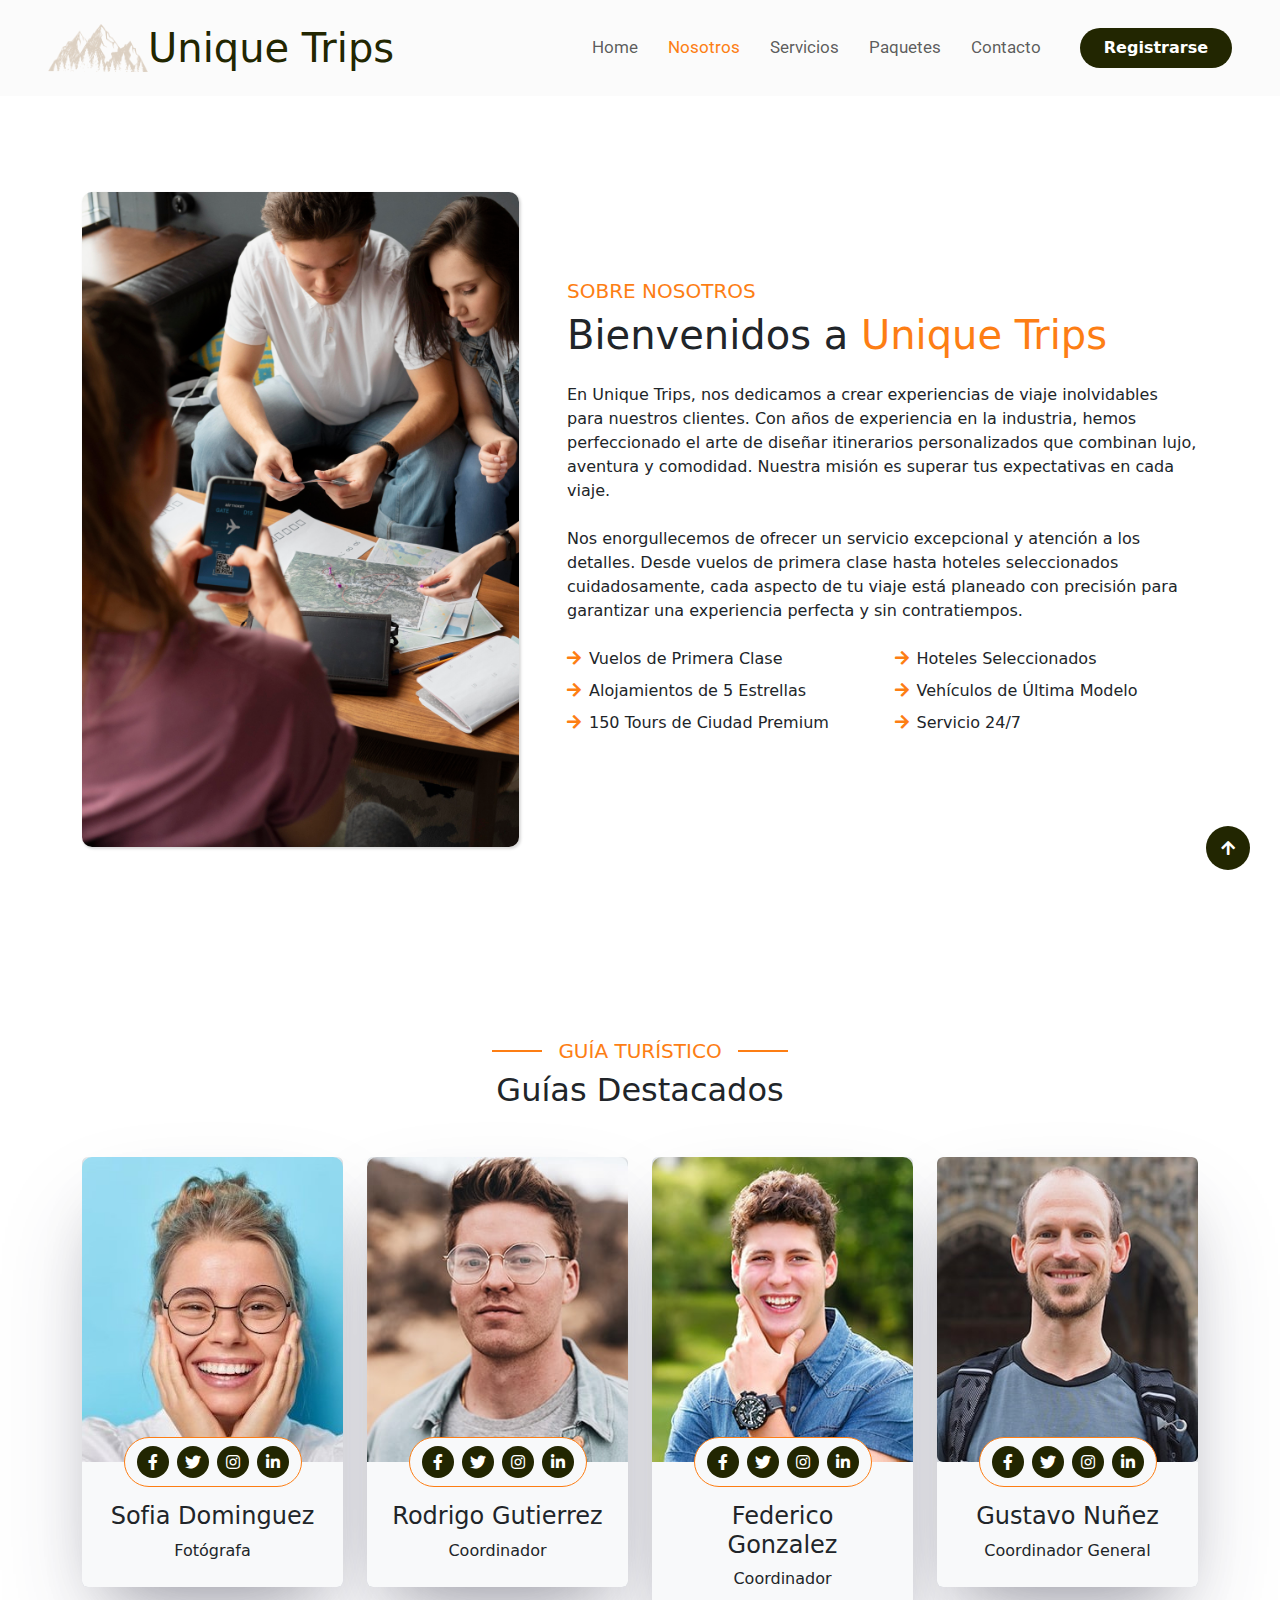
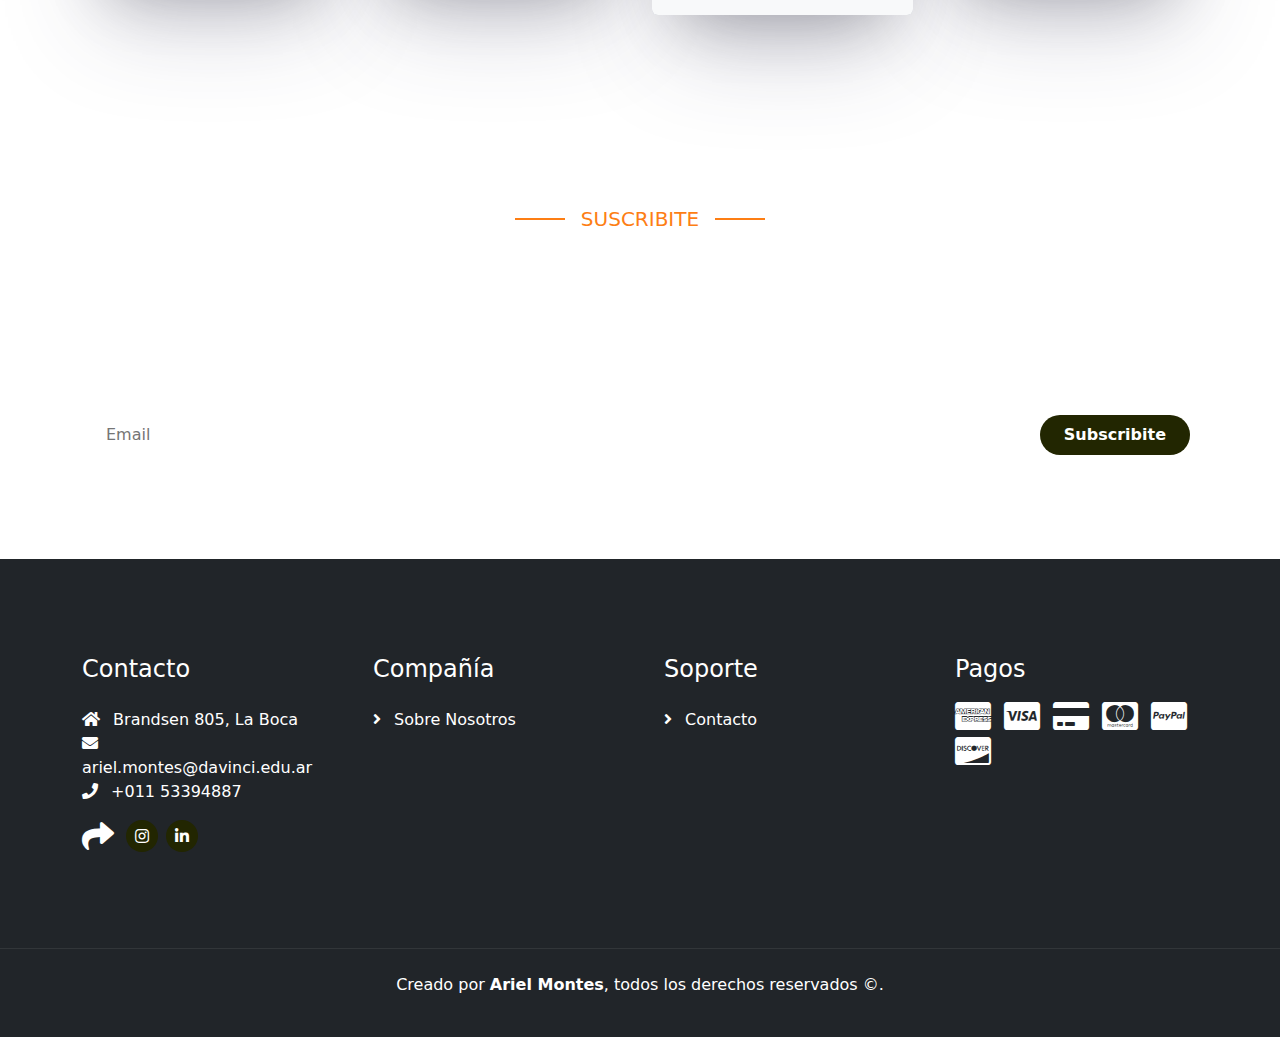
<file: pages/about.html>
<!DOCTYPE html>
<html lang="es">
    <head>
        <meta charset="utf-8">
        <title>Unique Trips - Sitio de viajes</title>
        <link rel="icon" href="./img/logo.webp" type="image/x-icon">
        <meta content="width=device-width, initial-scale=1.0" name="viewport">
        <meta content="" name="keywords">
        <meta content="" name="description">

        <!-- Google Web Fonts -->
        <link rel="preconnect" href="https://fonts.googleapis.com">
        <link rel="preconnect" href="https://fonts.gstatic.com" crossorigin>
        <link href="https://fonts.googleapis.com/css2?family=Jost:wght@500;600&family=Roboto&display=swap" rel="stylesheet"> 

        <!-- Icon Font Stylesheet -->
        <link rel="stylesheet" href="https://use.fontawesome.com/releases/v5.15.4/css/all.css">
        <link href="https://cdn.jsdelivr.net/npm/bootstrap-icons@1.4.1/font/bootstrap-icons.css" rel="stylesheet">

        <link href="https://cdn.jsdelivr.net/npm/bootstrap@5.3.3/dist/css/bootstrap.min.css" rel="stylesheet" integrity="sha384-QWTKZyjpPEjISv5WaRU9OFeRpok6YctnYmDr5pNlyT2bRjXh0JMhjY6hW+ALEwIH" crossorigin="anonymous">
        <script src="https://cdn.jsdelivr.net/npm/bootstrap@5.3.3/dist/js/bootstrap.bundle.min.js"></script>
        <!-- Customized Bootstrap Stylesheet -->

        <!-- Template Stylesheet -->
        <link href="../css/style.css" rel="stylesheet">
    </head>

    <body>

         <!-- Navbar & Hero Start -->
        <div class="container-fluid position-relative p-0">
            <nav class="navbar navbar-expand-lg navbar-pages px-4 px-lg-5 py-3 py-lg-0" style="background-color: #f5f5f566;">
                <a href="../index.html" class="navbar-brand p-0 d-flex">
                    <img src="../img/logo.webp" style="width: 100px; filter: invert(1);" alt="Logo Unique Trips"> 
                    <h1 class="m-0" style="color: #222601;">Unique Trips</h1>
                </a>
                <button class="navbar-toggler" type="button" data-bs-toggle="collapse" data-bs-target="#navbarCollapse">
                    <span class="fa fa-bars"></span>
                </button>
                <div class="collapse navbar-collapse" id="navbarCollapse">
                    <div class="navbar-nav ms-auto py-0">
                        <a href="../index.html" class="nav-item nav-link">Home</a>
                        <a href="./about.html" class="nav-item nav-link active">Nosotros</a>
                        <a href="./services.html" class="nav-item nav-link">Servicios</a>
                        <a href="./packages.html" class="nav-item nav-link">Paquetes</a>
                        <a href="./contact.html" class="nav-item nav-link">Contacto</a>
                    </div>
                    <button type="button" data-bs-toggle="modal" data-bs-target="#modalLogin"  class="btn btn-primary rounded-pill py-2 px-4 ms-lg-4  boton-registrarse">Registrarse</button>
                </div>
            </nav>

             <!-- Modal Login -->
             <div class="modal fade" id="modalLogin" tabindex="-1" aria-labelledby="modalLogin" aria-hidden="true">
                <div class="modal-dialog">
                    <div class="modal-content">
                        <div class="modal-header">
                        <h5 class="modal-title" id="modalLoginTitle">Login</h5>
                        <button type="button" class="btn-close" data-bs-dismiss="modal" aria-label="Close"></button>
                        </div>
                        <div class="modal-body">
                            <div class="container-fluid">
                                <div class="container">
                                    <div class="row">
                                        <div class="col-lg-12 col-md-12">
                                            <div class="panel">
                                                <div class="panel-body p-3">
                                                    <form>
                                                        <div class="form-group py-2">
                                                            <div class="input-field"> 
                                                                <span class="far fa-user p-2"></span> 
                                                                <input type="text" placeholder="Usuario o Email" class="input-login" required> 
                                                            </div>
                                                        </div>
                                                        <div class="form-group py-1 pb-2">
                                                            <div class="input-field"> 
                                                                <span class="fas fa-lock px-2"></span> 
                                                                <input type="password" placeholder="Contraseña" class="input-login" required> 
                                                                <button class="btn bg-white text-muted"> 
                                                                    <span class="far fa-eye-slash"></span> 
                                                                </button> 
                                                            </div>
                                                        </div>
                                                        <div class="form-inline"> 
                                                            <input type="checkbox" name="remember" id="remember-login"> 
                                                            <label for="remember-login" class="text-muted">Recuerdame</label> 
                                                        </div>
                                                        <div class="btn btn-primary btn-block mt-3 btn-login">Login</div>
                                                        <div class="text-center pt-4 text-muted">¿No tienes una cuenta?  
                                                            <button 
                                                                type="button" data-bs-toggle="modal" 
                                                                data-bs-target="#modalRegistrarse" 
                                                                class="text-warning" style="border: none; background: none;"
                                                            >
                                                                Registrarse
                                                            </button>
                                                        </div>
                                                    </form>
                                                </div>
                                                <div class="mx-3 my-2 py-2 bordert">
                                                    <div class="text-center py-3"> 
                                                        <a href="#" class="px-2"> 
                                                            <img class="img-icon-login" src="../img/icono-facebook.png" alt="icono facebook"> 
                                                        </a> 
                                                        <a href="#" class="px-2"> 
                                                            <img class="img-icon-login" src="../img/icono-google.png" alt="icono google"> 
                                                        </a> 
                                                    
                                                    </div>
                                                </div>
                                            </div>
                                        </div>
                                    </div>
                                </div>
                            </div>
                        </div>
                    
                    </div>
                </div>
            </div>
            <!-- Modal Login -->

            <!-- Modal Registro -->
            <div class="modal fade" id="modalRegistrarse" tabindex="-1" aria-labelledby="modalRegistrarse" aria-hidden="true">
                <div class="modal-dialog">
                    <div class="modal-content">
                        <div class="modal-header">
                            <h5 class="modal-title" id="modalRegisterTitle">Registrarse</h5>
                            <button type="button" class="btn-close" data-bs-dismiss="modal" aria-label="Close"></button>
                        </div>
                        <div class="modal-body">
                            <div class="container-fluid">
                                <div class="container">
                                    <div class="row">
                                        <div class="col-lg-12 col-md-12">
                                            <div class="panel">
                                                <div class="panel-body p-3">
                                                    <form>
                                                        <div class="form-group py-2">
                                                            <div class="input-field"> 
                                                                <span class="far fa-user p-2"></span> 
                                                                <input type="text" placeholder="Usuario o Email" class="input-login" required> 
                                                            </div>
                                                        </div>
                                                        <div class="form-group py-1 pb-2">
                                                            <div class="input-field"> 
                                                                <span class="fas fa-lock px-2"></span> 
                                                                <input type="password" placeholder="Contraseña" class="input-login" required> 
                                                                <button class="btn bg-white text-muted"> 
                                                                    <span class="far fa-eye-slash"></span> 
                                                                </button> 
                                                            </div>
                                                        </div>
                                                        <div class="form-group py-1 pb-2">
                                                            <div class="input-field"> 
                                                                <span class="fas fa-lock px-2"></span> 
                                                                <input type="password" placeholder="Confirma la contraseña" class="input-login" required> 
                                                                <button class="btn bg-white text-muted"> 
                                                                    <span class="far fa-eye-slash"></span> 
                                                                </button> 
                                                            </div>
                                                        </div>
                                                        <div class="form-inline"> 
                                                            <input type="checkbox" name="remember" id="remember-register"> 
                                                            <label for="remember-register" class="text-muted text-warning">Recuerdame</label> 
                                                        
                                                        </div>
                                                        <div class="text-center pt-4 text-muted">
                                                            <div class="btn btn-primary btn-block mt-3 btn-login">Registrarse</div>
                                                        </div>
                                                    </form>
                                                </div>
                                                <div class="mx-3 my-2 py-2 bordert">
                                                    <div class="text-center py-3"> 
                                                        <a href="#" class="px-2"> 
                                                            <img class="img-icon-login" src="../img/icono-facebook.png" alt="icono facebook"> 
                                                        </a> 
                                                        <a href="#" class="px-2"> 
                                                            <img class="img-icon-login" src="../img/icono-google.png" alt="icono google"> 
                                                        </a> 
                                                    
                                                    </div>
                                                </div>
                                            </div>
                                        </div>
                                    </div>
                                </div>
                            </div>
                        </div>            
                    </div>
                </div>
            </div>
            <!-- Modal Registro -->

        </div>    
        <!-- Navbar & Hero End -->

        <!-- About Start -->
        <div class="container-fluid about py-5">
            <div class="container py-5">
                <div class="row g-5 align-items-center">
                    <div class="col-lg-5">
                        <img src="../img/sobre-nosotros.jpg" class="img-fluid w-100 h-100 img-about-us" alt="sobre nosotros">
                    </div>
                    <div class="col-lg-7">
                        <h5 class="section-about-title pe-3">Sobre Nosotros</h5>
                        <h1 class="mb-4">Bienvenidos a <span class="text-warning">Unique Trips</span></h1>
                        <p class="mb-4">En Unique Trips, nos dedicamos a crear experiencias de viaje inolvidables para nuestros clientes. Con años de experiencia en la industria, hemos perfeccionado el arte de diseñar itinerarios personalizados que combinan lujo, aventura y comodidad. Nuestra misión es superar tus expectativas en cada viaje.</p>
                        <p class="mb-4">Nos enorgullecemos de ofrecer un servicio excepcional y atención a los detalles. Desde vuelos de primera clase hasta hoteles seleccionados cuidadosamente, cada aspecto de tu viaje está planeado con precisión para garantizar una experiencia perfecta y sin contratiempos.</p>
                        <div class="row gy-2 gx-4 mb-4">
                            <div class="col-sm-6">
                                <p class="mb-0"><i class="fa fa-arrow-right text-warning me-2"></i>Vuelos de Primera Clase</p>
                            </div>
                            <div class="col-sm-6">
                                <p class="mb-0"><i class="fa fa-arrow-right text-warning me-2"></i>Hoteles Seleccionados</p>
                            </div>
                            <div class="col-sm-6">
                                <p class="mb-0"><i class="fa fa-arrow-right text-warning me-2"></i>Alojamientos de 5 Estrellas</p>
                            </div>
                            <div class="col-sm-6">
                                <p class="mb-0"><i class="fa fa-arrow-right text-warning me-2"></i>Vehículos de Última Modelo</p>
                            </div>
                            <div class="col-sm-6">
                                <p class="mb-0"><i class="fa fa-arrow-right text-warning me-2"></i>150 Tours de Ciudad Premium</p>
                            </div>
                            <div class="col-sm-6">
                                <p class="mb-0"><i class="fa fa-arrow-right text-warning me-2"></i>Servicio 24/7</p>
                            </div>
                        </div>
                    </div>
                </div>
            </div>
        </div>
        
        <!-- About End -->

          <!-- Travel Guide Start -->
          <div class="container-fluid guide py-5">
            <div class="container py-5">
                <div class="mx-auto text-center mb-5">
                    <h5 class="section-title px-3">Guía Turístico</h5>
                    <h3 class="mb-0">Guías Destacados</h3>
                </div>
                <div class="row g-4">
                    <div class="col-md-6 col-lg-3">
                        <div class="guide-item rounded">
                            <div class="guide-img rounded-top">
                                <div class="guide-img-efects">
                                    <img src="../img/guide-12.jpg" class="img-fluid w-100 rounded-top" alt="Guía Turístico">
                                </div>
                                <div class="guide-icon rounded-pill p-2">
                                    <button class="btn btn-square btn-primary rounded-circle mx-1"><i class="fab fa-facebook-f"></i></button>
                                    <button class="btn btn-square btn-primary rounded-circle mx-1"><i class="fab fa-twitter"></i></button>
                                    <button class="btn btn-square btn-primary rounded-circle mx-1"><i class="fab fa-instagram"></i></button>
                                    <button class="btn btn-square btn-primary rounded-circle mx-1"><i class="fab fa-linkedin-in"></i></button>
                                </div>
                            </div>
                            <div class="guide-title text-center rounded-bottom p-4">
                                <div class="guide-title-inner">
                                    <h4 class="mt-3">Sofia Dominguez</h4>
                                    <p class="mb-0">Fotógrafa</p>
                                </div>
                            </div>
                        </div>
                    </div>
                    <div class="col-md-6 col-lg-3">
                        <div class="guide-item rounded">
                            <div class="guide-img rounded-top">
                                <div class="guide-img-efects">
                                    <img src="../img/guide-2.jpg" class="img-fluid w-100 rounded-top" alt="Guía Turístico">
                                </div>
                                <div class="guide-icon rounded-pill p-2">
                                    <button class="btn btn-square btn-primary rounded-circle mx-1"><i class="fab fa-facebook-f"></i></button>
                                    <button class="btn btn-square btn-primary rounded-circle mx-1"><i class="fab fa-twitter"></i></button>
                                    <button class="btn btn-square btn-primary rounded-circle mx-1"><i class="fab fa-instagram"></i></button>
                                    <button class="btn btn-square btn-primary rounded-circle mx-1"><i class="fab fa-linkedin-in"></i></button>
                                </div>
                            </div>
                            <div class="guide-title text-center rounded-bottom p-4">
                                <div class="guide-title-inner">
                                    <h4 class="mt-3">Rodrigo Gutierrez</h4>
                                    <p class="mb-0">Coordinador</p>
                                </div>
                            </div>
                        </div>
                    </div>
                    <div class="col-md-6 col-lg-3">
                        <div class="guide-item rounded">
                            <div class="guide-img rounded-top">
                                <div class="guide-img-efects">
                                    <img src="../img/guide-3.jpg" class="img-fluid w-100 rounded-top" alt="Guía Turístico">
                                </div>
                                <div class="guide-icon rounded-pill p-2">
                                    <button class="btn btn-square btn-primary rounded-circle mx-1"><i class="fab fa-facebook-f"></i></button>
                                    <button class="btn btn-square btn-primary rounded-circle mx-1"><i class="fab fa-twitter"></i></button>
                                    <button class="btn btn-square btn-primary rounded-circle mx-1"><i class="fab fa-instagram"></i></button>
                                    <button class="btn btn-square btn-primary rounded-circle mx-1"><i class="fab fa-linkedin-in"></i></button>
                                </div>
                            </div>
                            <div class="guide-title text-center rounded-bottom p-4">
                                <div class="guide-title-inner">
                                    <h4 class="mt-3">Federico Gonzalez</h4>
                                    <p class="mb-0">Coordinador</p>
                                </div>
                            </div>
                        </div>
                    </div>
                    <div class="col-md-6 col-lg-3">
                        <div class="guide-item rounded">
                            <div class="guide-img rounded-top">
                                <div class=" rounded guide-img-efects">
                                    <img src="../img/guide-4.jpg" class="img-fluid w-100 rounded-top" alt="Guía Turístico">
                                </div>
                                <div class="guide-icon rounded-pill p-2">
                                    <button class="btn btn-square btn-primary rounded-circle mx-1"><i class="fab fa-facebook-f"></i></button>
                                    <button class="btn btn-square btn-primary rounded-circle mx-1"><i class="fab fa-twitter"></i></button>
                                    <button class="btn btn-square btn-primary rounded-circle mx-1"><i class="fab fa-instagram"></i></button>
                                    <button class="btn btn-square btn-primary rounded-circle mx-1"><i class="fab fa-linkedin-in"></i></button>
                                </div>
                            </div>
                            <div class="guide-title text-center p-4 rounded-bottom">
                                <div class="guide-title-inner">
                                    <h4 class="mt-3">Gustavo Nuñez</h4>
                                    <p class="mb-0">Coordinador General</p>
                                </div>
                            </div>
                        </div>
                    </div>
                </div>
            </div>
        </div>
        <!-- Travel Guide End -->


        <!-- Subscribe Start -->
        <div class="container-fluid subscribe py-5">
            <div class="container text-center py-5">
                <div class="mx-auto text-center">
                    <h5 class="subscribe-title px-3">Suscribite</h5>
                    <h1 class="text-white mb-4">Nuestro boletín</h1>
                    <p class="text-white mb-5">
                        Únete a nuestro boletín y recibe las últimas noticias, ofertas exclusivas y actualizaciones sobre nuestros servicios. Mantente informado y no te pierdas ninguna oportunidad para hacer de tu próximo viaje una experiencia inolvidable.
                    </p>
                    <div class="position-relative mx-auto">
                        <input class="rounded-pill w-100 py-3 ps-4 pe-5" style="border:none;" type="text" placeholder="Email">
                        <button type="button" class="btn btn-primary rounded-pill position-absolute top-0 end-0 py-2 px-4 mt-2 me-2">Subscribite</button>
                    </div>
                </div>
            </div>
        </div>
        <!-- Subscribe End -->

        <!-- Footer Start -->
        <footer>
            <div class="container-fluid footer py-5">
                <div class="container py-5">
                    <div class="row g-5">
                        <div class="col-md-6 col-lg-6 col-xl-3">
                            <div class="footer-item d-flex flex-column">
                                <h4 class="mb-4 text-white">Contacto</h4>
                                <span class="text-white"><i class="fas fa-home me-2"></i> Brandsen 805, La Boca</span>
                                <span class="text-white"><i class="fas fa-envelope me-2"></i>ariel.montes@davinci.edu.ar</span>
                                <a href="https://wa.me/01153394887" class="mb-3"><i class="fas fa-phone me-2"></i> +011 53394887</a>
                                <div class="d-flex align-items-center">
                                    <i class="fas fa-share fa-2x text-white me-2"></i>
                                    <a class="btn-square btn btn-primary rounded-circle mx-1" href="https://www.instagram.com/arieelmontes/" target="_blank">
                                        <i class="fab fa-instagram"></i>
                                    </a>
                                    <a class="btn-square btn btn-primary rounded-circle mx-1" href="https://www.linkedin.com/in/montesariel/" target="_blank">
                                        <i class="fab fa-linkedin-in"></i>
                                    </a>
                                </div>
                            </div>
                        </div>
                        <div class="col-md-6 col-lg-6 col-xl-3">
                            <div class="footer-item d-flex flex-column">
                                <h4 class="mb-4 text-white">Compañía</h4>
                                <a href="./about.html"><i class="fas fa-angle-right me-2"></i> Sobre Nosotros</a>
                            </div>
                        </div>
                        <div class="col-md-6 col-lg-6 col-xl-3">
                            <div class="footer-item d-flex flex-column">
                                <h4 class="mb-4 text-white">Soporte</h4>
                                <a href="contact.html"><i class="fas fa-angle-right me-2"></i> Contacto</a> 
                            </div>
                        </div>
                        <div class="col-md-6 col-lg-6 col-xl-3">
                            <div class="footer-item">
                                <h4 class="text-white mb-3">Pagos</h4>
                                <div class="footer-bank-card">
                                    <i class="fab fa-cc-amex fa-2x text-white me-2"></i>
                                    <i class="fab fa-cc-visa fa-2x text-white me-2"></i>
                                    <i class="fas fa-credit-card fa-2x text-white me-2"></i>
                                    <i class="fab fa-cc-mastercard fa-2x text-white me-2"></i>
                                    <i class="fab fa-cc-paypal fa-2x text-white me-2"></i>
                                    <i class="fab fa-cc-discover fa-2x text-white me-2"></i>
                                </div>
                            </div>
                        </div>
                    </div>
                </div>
            </div>
               
            <!-- Copyright Start -->
            <div class="container-fluid copyright text-body py-4">
                <div class="container">
                    <p class="text-center text-white">Creado por <b>Ariel Montes</b>, todos los derechos reservados ©.</p> 
                </div>
            </div>
            <!-- Copyright End -->
    
            <!-- Back to Top -->
            <a href="#" class="btn btn-primary btn-primary-outline-0 btn-md-square back-to-top"><i class="fa fa-arrow-up"></i></a>   
        </footer>
        <!-- Footer End -->

    </body>
</html>
</file>
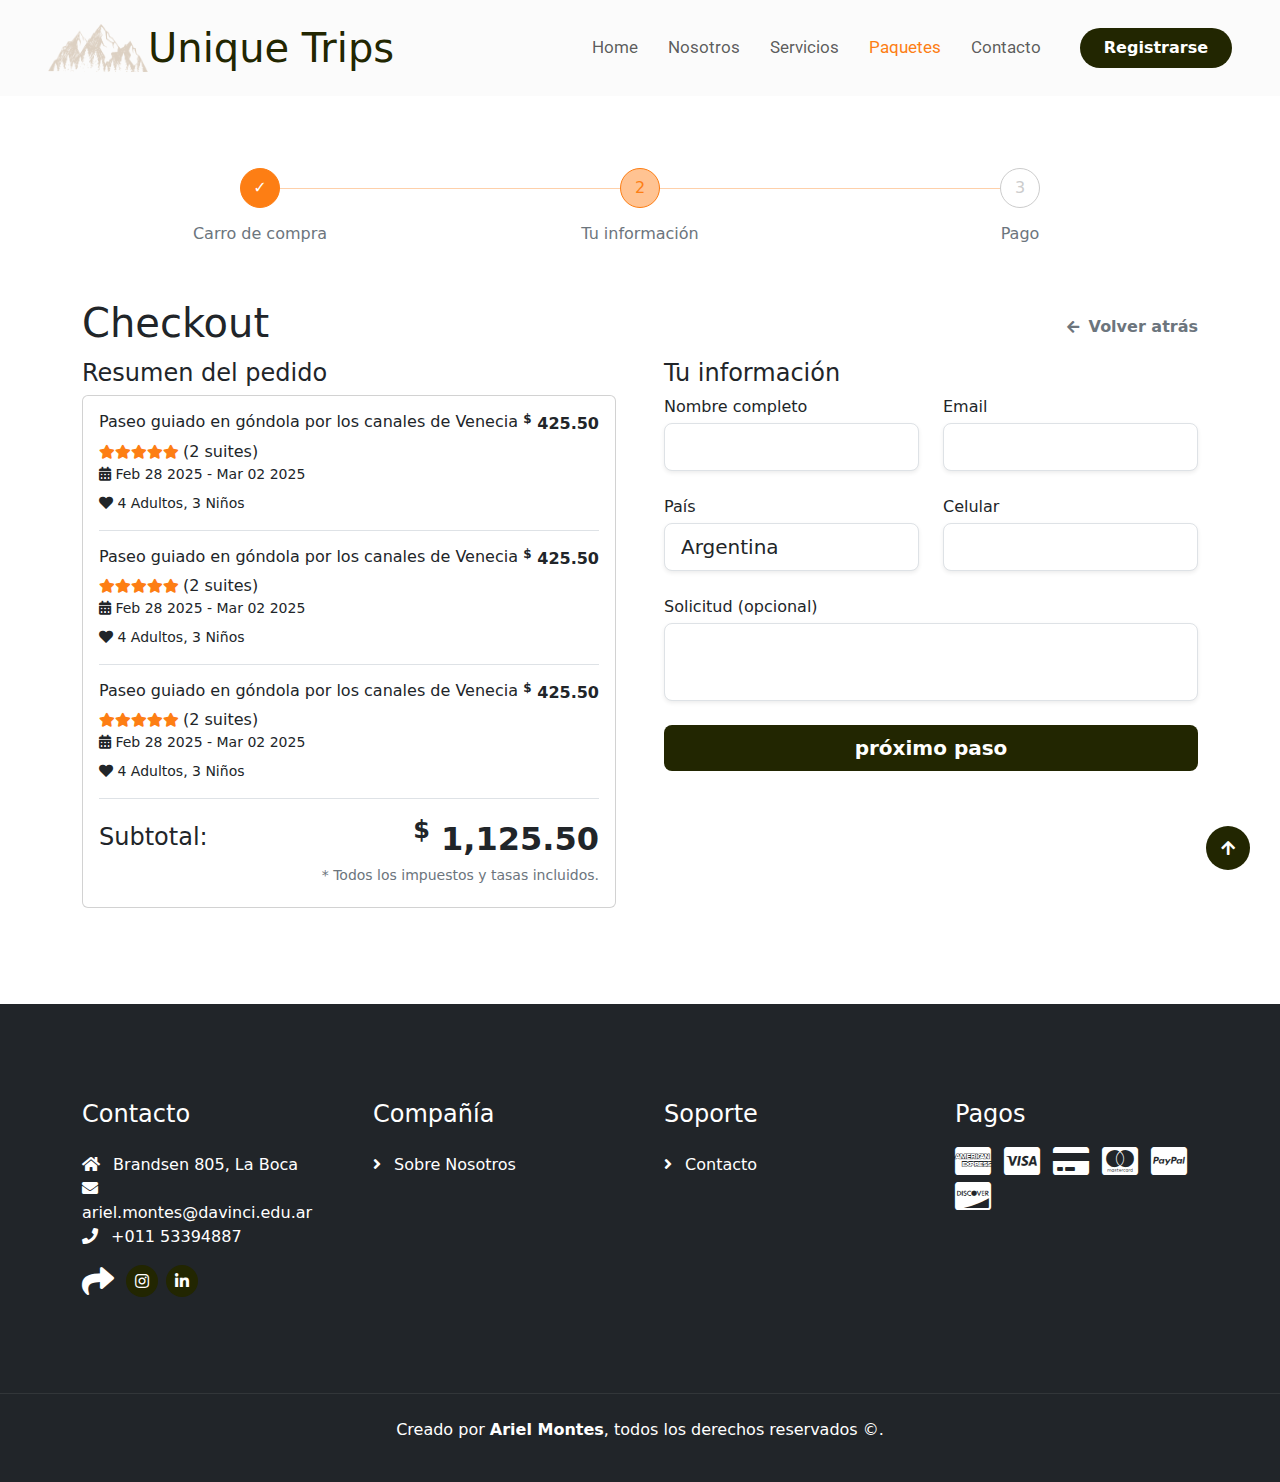
<file: pages/checkout.html>
<!DOCTYPE html>
<html lang="es">

    <head>
        <meta charset="utf-8">
        <title>Unique Trips - Sitio de viajes</title>
        <link rel="icon" href="./img/logo.webp" type="image/x-icon">
        <meta content="width=device-width, initial-scale=1.0" name="viewport">
        <meta content="" name="keywords">
        <meta content="" name="description">

     <!-- Google Web Fonts -->
     <link rel="preconnect" href="https://fonts.googleapis.com">
     <link rel="preconnect" href="https://fonts.gstatic.com" crossorigin>
     <link href="https://fonts.googleapis.com/css2?family=Jost:wght@500;600&family=Roboto&display=swap" rel="stylesheet"> 

     <!-- Icon Font Stylesheet -->
     <link rel="stylesheet" href="https://use.fontawesome.com/releases/v5.15.4/css/all.css">
     <link href="https://cdn.jsdelivr.net/npm/bootstrap-icons@1.4.1/font/bootstrap-icons.css" rel="stylesheet">

     <link href="https://cdn.jsdelivr.net/npm/bootstrap@5.3.3/dist/css/bootstrap.min.css" rel="stylesheet" integrity="sha384-QWTKZyjpPEjISv5WaRU9OFeRpok6YctnYmDr5pNlyT2bRjXh0JMhjY6hW+ALEwIH" crossorigin="anonymous">
     <script src="https://cdn.jsdelivr.net/npm/bootstrap@5.3.3/dist/js/bootstrap.bundle.min.js"></script>
     <!-- Customized Bootstrap Stylesheet -->

        <!-- Template Stylesheet -->
        <link href="../css/style.css" rel="stylesheet">
    </head>

    <body>

         <!-- Navbar & Hero Start -->
         <div class="container-fluid position-relative p-0">
            <nav class="navbar navbar-expand-lg navbar-pages px-4 px-lg-5 py-3 py-lg-0" style="background-color: #f5f5f566;">
                <a href="../index.html" class="navbar-brand p-0 d-flex">
                    <img src="../img/logo.webp" style="width: 100px; filter: invert(1);" alt="Logo Unique Trips"> 
                    <h1 class="m-0" style="color: #222601;">Unique Trips</h1>
                </a>
                <button class="navbar-toggler" type="button" data-bs-toggle="collapse" data-bs-target="#navbarCollapse">
                    <span class="fa fa-bars"></span>
                </button>
                <div class="collapse navbar-collapse" id="navbarCollapse">
                    <div class="navbar-nav ms-auto py-0">
                        <a href="../index.html" class="nav-item nav-link">Home</a>
                        <a href="./about.html" class="nav-item nav-link ">Nosotros</a>
                        <a href="./services.html" class="nav-item nav-link">Servicios</a>
                        <a href="./packages.html" class="nav-item nav-link active">Paquetes</a>
                        <a href="./contact.html" class="nav-item nav-link">Contacto</a>
                    </div>
                    <button type="button" data-bs-toggle="modal" data-bs-target="#modalLogin"  class="btn btn-primary rounded-pill py-2 px-4 ms-lg-4  boton-registrarse">Registrarse</button>
                </div>
            </nav>

             <!-- Modal Login -->
             <div class="modal fade" id="modalLogin" tabindex="-1" aria-labelledby="modalLogin" aria-hidden="true">
                <div class="modal-dialog">
                    <div class="modal-content">
                        <div class="modal-header">
                        <h5 class="modal-title" id="modalLoginTitle">Login</h5>
                        <button type="button" class="btn-close" data-bs-dismiss="modal" aria-label="Close"></button>
                        </div>
                        <div class="modal-body">
                            <div class="container-fluid">
                                <div class="container">
                                    <div class="row">
                                        <div class="col-lg-12 col-md-12">
                                            <div class="panel">
                                                <div class="panel-body p-3">
                                                    <form>
                                                        <div class="form-group py-2">
                                                            <div class="input-field"> 
                                                                <span class="far fa-user p-2"></span> 
                                                                <input type="text" placeholder="Usuario o Email" class="input-login" required> 
                                                            </div>
                                                        </div>
                                                        <div class="form-group py-1 pb-2">
                                                            <div class="input-field"> 
                                                                <span class="fas fa-lock px-2"></span> 
                                                                <input type="password" placeholder="Contraseña" class="input-login" required> 
                                                                <button class="btn bg-white text-muted"> 
                                                                    <span class="far fa-eye-slash"></span> 
                                                                </button> 
                                                            </div>
                                                        </div>
                                                        <div class="form-inline"> 
                                                            <input type="checkbox" name="remember" id="remember-login"> 
                                                            <label for="remember-login" class="text-muted">Recuerdame</label> 
                                                        </div>
                                                        <div class="btn btn-primary btn-block mt-3 btn-login">Login</div>
                                                        <div class="text-center pt-4 text-muted">¿No tienes una cuenta?  
                                                            <button 
                                                                type="button" data-bs-toggle="modal" 
                                                                data-bs-target="#modalRegistrarse" 
                                                                class="text-warning" style="border: none; background: none;"
                                                            >
                                                                Registrarse
                                                            </button>
                                                        </div>
                                                    </form>
                                                </div>
                                                <div class="mx-3 my-2 py-2 bordert">
                                                    <div class="text-center py-3"> 
                                                        <a href="#" class="px-2"> 
                                                            <img class="img-icon-login" src="../img/icono-facebook.png" alt="icono facebook"> 
                                                        </a> 
                                                        <a href="#" class="px-2"> 
                                                            <img class="img-icon-login" src="../img/icono-google.png" alt="icono google"> 
                                                        </a> 
                                                    
                                                    </div>
                                                </div>
                                            </div>
                                        </div>
                                    </div>
                                </div>
                            </div>
                        </div>
                    
                    </div>
                </div>
            </div>
            <!-- Modal Login -->

            <!-- Modal Registro -->
            <div class="modal fade" id="modalRegistrarse" tabindex="-1" aria-labelledby="modalRegistrarse" aria-hidden="true">
                <div class="modal-dialog">
                    <div class="modal-content">
                        <div class="modal-header">
                            <h5 class="modal-title" id="modalRegisterTitle">Registrarse</h5>
                            <button type="button" class="btn-close" data-bs-dismiss="modal" aria-label="Close"></button>
                        </div>
                        <div class="modal-body">
                            <div class="container-fluid">
                                <div class="container">
                                    <div class="row">
                                        <div class="col-lg-12 col-md-12">
                                            <div class="panel">
                                                <div class="panel-body p-3">
                                                    <form>
                                                        <div class="form-group py-2">
                                                            <div class="input-field"> 
                                                                <span class="far fa-user p-2"></span> 
                                                                <input type="text" placeholder="Usuario o Email" class="input-login" required> 
                                                            </div>
                                                        </div>
                                                        <div class="form-group py-1 pb-2">
                                                            <div class="input-field"> 
                                                                <span class="fas fa-lock px-2"></span> 
                                                                <input type="password" placeholder="Contraseña" class="input-login" required> 
                                                                <button class="btn bg-white text-muted"> 
                                                                    <span class="far fa-eye-slash"></span> 
                                                                </button> 
                                                            </div>
                                                        </div>
                                                        <div class="form-group py-1 pb-2">
                                                            <div class="input-field"> 
                                                                <span class="fas fa-lock px-2"></span> 
                                                                <input type="password" placeholder="Confirma la contraseña" class="input-login" required> 
                                                                <button class="btn bg-white text-muted"> 
                                                                    <span class="far fa-eye-slash"></span> 
                                                                </button> 
                                                            </div>
                                                        </div>
                                                        <div class="form-inline"> 
                                                            <input type="checkbox" name="remember" id="remember-register"> 
                                                            <label for="remember-register" class="text-muted text-warning">Recuerdame</label> 
                                                        
                                                        </div>
                                                        <div class="text-center pt-4 text-muted">
                                                            <div class="btn btn-primary btn-block mt-3 btn-login">Registrarse</div>
                                                        </div>
                                                    </form>
                                                </div>
                                                <div class="mx-3 my-2 py-2 bordert">
                                                    <div class="text-center py-3"> 
                                                        <a href="#" class="px-2"> 
                                                            <img class="img-icon-login" src="../img/icono-facebook.png" alt="icono facebook"> 
                                                        </a> 
                                                        <a href="#" class="px-2"> 
                                                            <img class="img-icon-login" src="../img/icono-google.png" alt="icono google"> 
                                                        </a> 
                                                    
                                                    </div>
                                                </div>
                                            </div>
                                        </div>
                                    </div>
                                </div>
                            </div>
                        </div>            
                    </div>
                </div>
            </div>
            <!-- Modal Registro -->

        </div>    
        <!-- Navbar & Hero End -->

        <div class="container mt-5 mb-5">
            <div class="ps-horizontal text-center pt-4 mb-5">
                <ul class="row justify-content-center mb-0 list-unstyled position-relative">
                    <li class="col-4">
                        <div class="position-relative ps-item ps-status-done">
                            <div class="mb-0 mb-md-3">
                                <span class="d-inline-flex justify-content-center align-items-center circle-checkout-checked">✓</span>
                            </div>
                        </div>
                        <div class="d-none d-md-block">
                            <h6 class="mb-2 text-secondary fw-bold-1">Carro de compra</h6>
                        </div>
                    </li>
                    <li class="col-4">
                        <div class="position-relative ps-item ps-status-process">
                            <div class="mb-0 mb-md-3">
                                <span class="d-inline-flex justify-content-center align-items-center circle-checkout-preview">2</span>
                            </div>
                        </div>
                        <div class="d-none d-md-block">
                            <h6 class="mb-2 text-secondary fw-bold-1">Tu información</h6>
                        </div>
                    </li>
                    <li class="col-4">
                        <div class="position-relative ps-item">
                            <div class="mb-0 mb-md-3">
                                <span class="d-inline-flex justify-content-center align-items-center circle-checkout">3</span>
                            </div>
                        </div>
                        <div class="d-none d-md-block">
                            <h6 class="mb-2 text-secondary fw-bold-1">Pago</h6>
                        </div>
                    </li>
                </ul>
            </div>

            <div class="d-flex align-items-center justify-content-between mb-1">
                <h1 class="title fs-1">Checkout</h1>
                <a href="./paquete-venecia.html" class="fw-bolder text-secondary">
                    <i class="fas fa-arrow-left me-1" style="font-size: 14px;"></i> Volver atrás</a>
            </div>

            <div class="row g-0 g-xl-5 g-lg-4">
                <div class="col-12 col-lg-6">
                    <div class="mb-5">
                        <div class="mb-2">
                            <h3 class="title fs-4">Resumen del pedido</h3>
                        </div>
                        <div class="card order-summary">
                            <div class="card-body">
                                <div class="order-item mb-3 pb-2">
                                    <h4 class="item-title fs-6 fw-bold-2">
                                        <a>Paseo guiado en góndola por los canales de Venecia</a>
                                    </h4>
                                    <div class="d-flex align-items-center">
                                        <div class="d-flex justify-content-center">
                                            <i class="fas fa-star text-warning" style="font-size: 14px;"></i>
                                            <i class="fas fa-star text-warning" style="font-size: 14px;"></i>
                                            <i class="fas fa-star text-warning" style="font-size: 14px;"></i>
                                            <i class="fas fa-star text-warning" style="font-size: 14px;"></i>
                                            <i class="fas fa-star text-warning" style="font-size: 14px;"></i>
                                        </div>
                                        <span class="ms-1">(2 suites)</span>
                                    </div>
                                    <div class="small mb-2">
                                        <i class="fa fa-calendar-alt"></i>
                                        <span>Feb 28 2025 - Mar 02 2025</span>
                                    </div>
                                    <div class="small mb-2">
                                        <i class="fa fa-heart"></i>
                                        <span>4 Adultos, 3 Niños</span>
                                    </div>
                                    <div class="item-price">
                                        <strong class="fs-6 text-dark">
                                            <sup>$</sup>
                                            425.50
                                        </strong>
                                    </div>       
                                </div>
                                <div class="order-item mb-3 pb-2">
                                    <h4 class="item-title fs-6 fw-bold-2">
                                        <a>Paseo guiado en góndola por los canales de Venecia</a>
                                    </h4>
                                    <div class="d-flex align-items-center">
                                        <div class="d-flex justify-content-center">
                                            <i class="fas fa-star text-warning" style="font-size: 14px;"></i>
                                            <i class="fas fa-star text-warning" style="font-size: 14px;"></i>
                                            <i class="fas fa-star text-warning" style="font-size: 14px;"></i>
                                            <i class="fas fa-star text-warning" style="font-size: 14px;"></i>
                                            <i class="fas fa-star text-warning" style="font-size: 14px;"></i>
                                        </div>
                                        <span class="ms-1">(2 suites)</span>
                                    </div>
                                    <div class="small mb-2">
                                        <i class="fa fa-calendar-alt"></i>
                                        <span>Feb 28 2025 - Mar 02 2025</span>
                                    </div>
                                    <div class="small mb-2">
                                        <i class="fa fa-heart"></i>
                                        <span>4 Adultos, 3 Niños</span>
                                    </div>
                                    <div class="item-price">
                                        <strong class="fs-6 text-dark">
                                            <sup>$</sup>
                                            425.50
                                        </strong>
                                    </div>          
                                </div>
                                <div class="order-item mb-3 pb-2">
                                    <h4 class="item-title fs-6 fw-bold-2">
                                        <a>Paseo guiado en góndola por los canales de Venecia</a>
                                    </h4>
                                    <div class="d-flex align-items-center">
                                        <div class="d-flex justify-content-center">
                                            <i class="fas fa-star text-warning" style="font-size: 14px;"></i>
                                            <i class="fas fa-star text-warning" style="font-size: 14px;"></i>
                                            <i class="fas fa-star text-warning" style="font-size: 14px;"></i>
                                            <i class="fas fa-star text-warning" style="font-size: 14px;"></i>
                                            <i class="fas fa-star text-warning" style="font-size: 14px;"></i>
                                        </div>
                                        <span class="ms-1">(2 suites)</span>
                                    </div>
                                    <div class="small mb-2">
                                        <i class="fa fa-calendar-alt"></i>
                                        <span>Feb 28 2025 - Mar 02 2025</span>
                                    </div>
                                    <div class="small mb-2">
                                        <i class="fa fa-heart"></i>
                                        <span>4 Adultos, 3 Niños</span>
                                    </div>
                                    <div class="item-price">
                                        <strong class="fs-6 text-dark">
                                            <sup>$</sup>
                                            425.50
                                        </strong>
                                    </div>          
                                </div>

                                <div class="d-flex">
                                    <h4 class="mt-2">Subtotal:</h4>
                                    <div class="text-end mb-1 flex-grow-1">
                                        <strong class=" fw-bold-4 fs-2 text-dark">
                                            <sup>$</sup>
                                            1,125.50
                                        </strong>
                                        <br>
                                        <span class="text-secondary small">* Todos los impuestos y tasas incluidos.</span>
                                    </div>
                                </div>
                            </div>
                        </div>
                    </div>
                </div>
                <div class="col-12 col-lg-6">
                    <form class="mb-5 needs-validation mb-5" novalidate>
                        <div class="mb-2">
                            <h3 class="title fs-4">Tu información</h3>
                        </div>
                        <div class="row">
                            <div class="col-12 col-xl-6 col-lg-12 col-md-6">
                                <div class="mb-4">
                                    <label for="name" class="mb-1">Nombre completo</label>
                                    <input type="text" class="form-control form-control-lg shadow-sm" id="name" placeholder="" required>
                                </div>
                            </div>
                            <div class="col-12 col-xl-6 col-lg-12 col-md-6">
                                <div class="mb-4">
                                    <label for="email" class="mb-1">Email</label>
                                    <input type="email" class="form-control form-control-lg shadow-sm" id="email" placeholder="" required>
                                </div>
                            </div>
                            <div class="col-12 col-xl-6 col-lg-12 col-md-6">
                                <div class="mb-4">
                                    <label for="country" class="mb-1">País</label>
                                    <select class="form-control form-control-lg shadow-sm" id="country" data-dselect-size="1" data-dselect-search="true">
                                        <option value="AR">Argentina</option>
                                        <option value="BR">Brasil</option>
                                        <option value="UR">Uruguay</option>
                                    </select>
                                </div>
                            </div>
                            <div class="col-12 col-xl-6 col-lg-12 col-md-6">
                                <div class="mb-4">
                                    <label for="phone" class="mb-1">Celular</label>
                                    <input type="number" class="form-control form-control-lg shadow-sm" id="phone" placeholder="" required>
                                </div>
                            </div>
                            <div class="col-12">
                                <div class="mb-4">
                                    <label class="mb-1">Solicitud (opcional)</label>
                                    <textarea style="resize: none;" class="form-control form-control-lg shadow-sm"></textarea>
                                </div>
                            </div>
                            <div class="col-12">
                                <div class="clearfix">
                                    <a href="./payment.html" class="btn btn-primary btn-lg" style="width: 100%;">próximo paso</a>
                                </div>
                            </div>
                        </div>
                    </form>
                </div>
            </div>
        </div>

      <!-- Footer Start -->
      <footer>
        <div class="container-fluid footer py-5">
            <div class="container py-5">
                <div class="row g-5">
                    <div class="col-md-6 col-lg-6 col-xl-3">
                        <div class="footer-item d-flex flex-column">
                            <h4 class="mb-4 text-white">Contacto</h4>
                            <span class="text-white"><i class="fas fa-home me-2"></i> Brandsen 805, La Boca</span>
                            <span class="text-white"><i class="fas fa-envelope me-2"></i>ariel.montes@davinci.edu.ar</span>
                            <a href="https://wa.me/01153394887" class="mb-3"><i class="fas fa-phone me-2"></i> +011 53394887</a>
                            <div class="d-flex align-items-center">
                                <i class="fas fa-share fa-2x text-white me-2"></i>
                                <a class="btn-square btn btn-primary rounded-circle mx-1" href="https://www.instagram.com/arieelmontes/" target="_blank">
                                    <i class="fab fa-instagram"></i>
                                </a>
                                <a class="btn-square btn btn-primary rounded-circle mx-1" href="https://www.linkedin.com/in/montesariel/" target="_blank">
                                    <i class="fab fa-linkedin-in"></i>
                                </a>
                            </div>
                        </div>
                    </div>
                    <div class="col-md-6 col-lg-6 col-xl-3">
                        <div class="footer-item d-flex flex-column">
                            <h4 class="mb-4 text-white">Compañía</h4>
                            <a href="./about.html"><i class="fas fa-angle-right me-2"></i> Sobre Nosotros</a>
                        </div>
                    </div>
                    <div class="col-md-6 col-lg-6 col-xl-3">
                        <div class="footer-item d-flex flex-column">
                            <h4 class="mb-4 text-white">Soporte</h4>
                            <a href="contact.html"><i class="fas fa-angle-right me-2"></i> Contacto</a> 
                        </div>
                    </div>
                    <div class="col-md-6 col-lg-6 col-xl-3">
                        <div class="footer-item">
                            <h4 class="text-white mb-3">Pagos</h4>
                            <div class="footer-bank-card">
                                <i class="fab fa-cc-amex fa-2x text-white me-2"></i>
                                <i class="fab fa-cc-visa fa-2x text-white me-2"></i>
                                <i class="fas fa-credit-card fa-2x text-white me-2"></i>
                                <i class="fab fa-cc-mastercard fa-2x text-white me-2"></i>
                                <i class="fab fa-cc-paypal fa-2x text-white me-2"></i>
                                <i class="fab fa-cc-discover fa-2x text-white me-2"></i>
                            </div>
                        </div>
                    </div>
                </div>
            </div>
        </div>
           
        <!-- Copyright Start -->
        <div class="container-fluid copyright text-body py-4">
            <div class="container">
                <p class="text-center text-white">Creado por <b>Ariel Montes</b>, todos los derechos reservados ©.</p> 
            </div>
        </div>
        <!-- Copyright End -->

        <!-- Back to Top -->
        <a href="#" class="btn btn-primary btn-primary-outline-0 btn-md-square back-to-top"><i class="fa fa-arrow-up"></i></a>   
    </footer>
    <!-- Footer End -->
        
    </body>
</html>
</file>
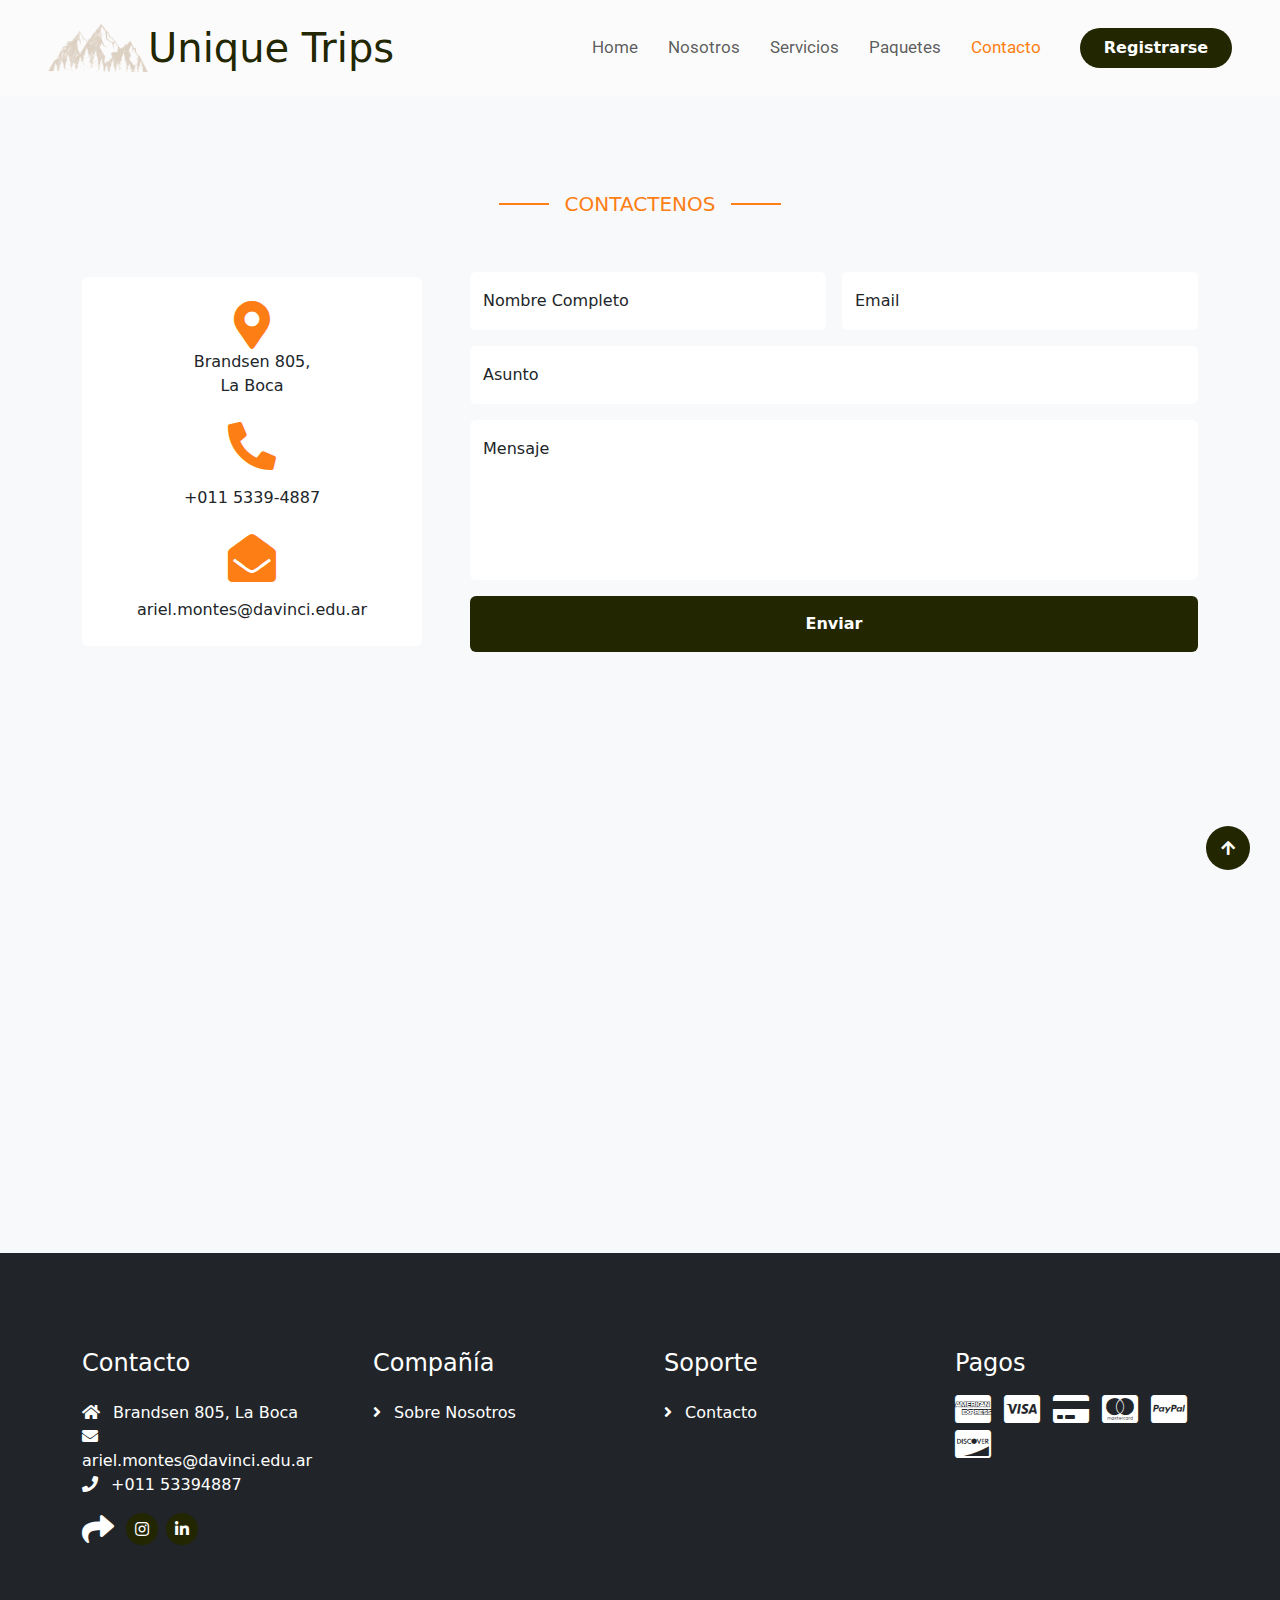
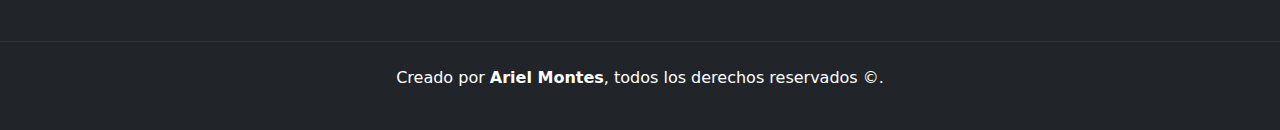
<file: pages/contact.html>
<!DOCTYPE html>
<html lang="es">

    <head>
        <meta charset="utf-8">
        <title>Unique Trips - Sitio de viajes</title>
        <link rel="icon" href="./img/logo.webp" type="image/x-icon">
        <meta content="width=device-width, initial-scale=1.0" name="viewport">
        <meta content="" name="keywords">
        <meta content="" name="description">

         <!-- Google Web Fonts -->
         <link rel="preconnect" href="https://fonts.googleapis.com">
         <link rel="preconnect" href="https://fonts.gstatic.com" crossorigin>
         <link href="https://fonts.googleapis.com/css2?family=Jost:wght@500;600&family=Roboto&display=swap" rel="stylesheet"> 
 
         <!-- Icon Font Stylesheet -->
         <link rel="stylesheet" href="https://use.fontawesome.com/releases/v5.15.4/css/all.css">
         <link href="https://cdn.jsdelivr.net/npm/bootstrap-icons@1.4.1/font/bootstrap-icons.css" rel="stylesheet">
 
         <link href="https://cdn.jsdelivr.net/npm/bootstrap@5.3.3/dist/css/bootstrap.min.css" rel="stylesheet" integrity="sha384-QWTKZyjpPEjISv5WaRU9OFeRpok6YctnYmDr5pNlyT2bRjXh0JMhjY6hW+ALEwIH" crossorigin="anonymous">
         <script src="https://cdn.jsdelivr.net/npm/bootstrap@5.3.3/dist/js/bootstrap.bundle.min.js"></script>
         <!-- Customized Bootstrap Stylesheet -->

        <!-- Template Stylesheet -->
        <link href="../css/style.css" rel="stylesheet">
    </head>

    <body>

        <!-- Navbar & Hero Start -->
        <div class="container-fluid position-relative p-0">
            <nav class="navbar navbar-expand-lg navbar-pages px-4 px-lg-5 py-3 py-lg-0" style="background-color: #f5f5f566;">
                <a href="../index.html" class="navbar-brand p-0 d-flex">
                    <img src="../img/logo.webp" style="width: 100px; filter: invert(1);" alt="Logo Unique Trips"> 
                    <h1 class="m-0" style="color: #222601;">Unique Trips</h1>
                </a>
                <button class="navbar-toggler" type="button" data-bs-toggle="collapse" data-bs-target="#navbarCollapse">
                    <span class="fa fa-bars"></span>
                </button>
                <div class="collapse navbar-collapse" id="navbarCollapse">
                    <div class="navbar-nav ms-auto py-0">
                        <a href="../index.html" class="nav-item nav-link">Home</a>
                        <a href="./about.html" class="nav-item nav-link">Nosotros</a>
                        <a href="./services.html" class="nav-item nav-link">Servicios</a>
                        <a href="./packages.html" class="nav-item nav-link">Paquetes</a>
                        <a href="./contact.html" class="nav-item nav-link active">Contacto</a>
                    </div>
                    <button type="button" data-bs-toggle="modal" data-bs-target="#modalLogin"  class="btn btn-primary rounded-pill py-2 px-4 ms-lg-4  boton-registrarse">Registrarse</button>
                </div>
            </nav>

             <!-- Modal Login -->
             <div class="modal fade" id="modalLogin" tabindex="-1" aria-labelledby="modalLogin" aria-hidden="true">
                <div class="modal-dialog">
                    <div class="modal-content">
                        <div class="modal-header">
                        <h5 class="modal-title" id="modalLoginTitle">Login</h5>
                        <button type="button" class="btn-close" data-bs-dismiss="modal" aria-label="Close"></button>
                        </div>
                        <div class="modal-body">
                            <div class="container-fluid">
                                <div class="container">
                                    <div class="row">
                                        <div class="col-lg-12 col-md-12">
                                            <div class="panel">
                                                <div class="panel-body p-3">
                                                    <form>
                                                        <div class="form-group py-2">
                                                            <div class="input-field"> 
                                                                <span class="far fa-user p-2"></span> 
                                                                <input type="text" placeholder="Usuario o Email" class="input-login" required> 
                                                            </div>
                                                        </div>
                                                        <div class="form-group py-1 pb-2">
                                                            <div class="input-field"> 
                                                                <span class="fas fa-lock px-2"></span> 
                                                                <input type="password" placeholder="Contraseña" class="input-login" required> 
                                                                <button class="btn bg-white text-muted"> 
                                                                    <span class="far fa-eye-slash"></span> 
                                                                </button> 
                                                            </div>
                                                        </div>
                                                        <div class="form-inline"> 
                                                            <input type="checkbox" name="remember" id="remember-login"> 
                                                            <label for="remember-login" class="text-muted">Recuerdame</label> 
                                                        </div>
                                                        <div class="btn btn-primary btn-block mt-3 btn-login">Login</div>
                                                        <div class="text-center pt-4 text-muted">¿No tienes una cuenta?  
                                                            <button 
                                                                type="button" data-bs-toggle="modal" 
                                                                data-bs-target="#modalRegistrarse" 
                                                                class="text-warning" style="border: none; background: none;"
                                                            >
                                                                Registrarse
                                                            </button>
                                                        </div>
                                                    </form>
                                                </div>
                                                <div class="mx-3 my-2 py-2 bordert">
                                                    <div class="text-center py-3"> 
                                                        <a href="#" class="px-2"> 
                                                            <img class="img-icon-login" src="../img/icono-facebook.png" alt="icono facebook"> 
                                                        </a> 
                                                        <a href="#" class="px-2"> 
                                                            <img class="img-icon-login" src="../img/icono-google.png" alt="icono google"> 
                                                        </a> 
                                                    
                                                    </div>
                                                </div>
                                            </div>
                                        </div>
                                    </div>
                                </div>
                            </div>
                        </div>
                    
                    </div>
                </div>
            </div>
            <!-- Modal Login -->

            <!-- Modal Registro -->
            <div class="modal fade" id="modalRegistrarse" tabindex="-1" aria-labelledby="modalRegistrarse" aria-hidden="true">
                <div class="modal-dialog">
                    <div class="modal-content">
                        <div class="modal-header">
                            <h5 class="modal-title" id="modalRegisterTitle">Registrarse</h5>
                            <button type="button" class="btn-close" data-bs-dismiss="modal" aria-label="Close"></button>
                        </div>
                        <div class="modal-body">
                            <div class="container-fluid">
                                <div class="container">
                                    <div class="row">
                                        <div class="col-lg-12 col-md-12">
                                            <div class="panel">
                                                <div class="panel-body p-3">
                                                    <form>
                                                        <div class="form-group py-2">
                                                            <div class="input-field"> 
                                                                <span class="far fa-user p-2"></span> 
                                                                <input type="text" placeholder="Usuario o Email" class="input-login" required> 
                                                            </div>
                                                        </div>
                                                        <div class="form-group py-1 pb-2">
                                                            <div class="input-field"> 
                                                                <span class="fas fa-lock px-2"></span> 
                                                                <input type="password" placeholder="Contraseña" class="input-login" required> 
                                                                <button class="btn bg-white text-muted"> 
                                                                    <span class="far fa-eye-slash"></span> 
                                                                </button> 
                                                            </div>
                                                        </div>
                                                        <div class="form-group py-1 pb-2">
                                                            <div class="input-field"> 
                                                                <span class="fas fa-lock px-2"></span> 
                                                                <input type="password" placeholder="Confirma la contraseña" class="input-login" required> 
                                                                <button class="btn bg-white text-muted"> 
                                                                    <span class="far fa-eye-slash"></span> 
                                                                </button> 
                                                            </div>
                                                        </div>
                                                        <div class="form-inline"> 
                                                            <input type="checkbox" name="remember" id="remember-register"> 
                                                            <label for="remember-register" class="text-muted text-warning">Recuerdame</label> 
                                                        
                                                        </div>
                                                        <div class="text-center pt-4 text-muted">
                                                            <div class="btn btn-primary btn-block mt-3 btn-login">Registrarse</div>
                                                        </div>
                                                    </form>
                                                </div>
                                                <div class="mx-3 my-2 py-2 bordert">
                                                    <div class="text-center py-3"> 
                                                        <a href="#" class="px-2"> 
                                                            <img class="img-icon-login" src="../img/icono-facebook.png" alt="icono facebook"> 
                                                        </a> 
                                                        <a href="#" class="px-2"> 
                                                            <img class="img-icon-login" src="../img/icono-google.png" alt="icono google"> 
                                                        </a> 
                                                    
                                                    </div>
                                                </div>
                                            </div>
                                        </div>
                                    </div>
                                </div>
                            </div>
                        </div>            
                    </div>
                </div>
            </div>
            <!-- Modal Registro -->

        </div>    
        <!-- Navbar & Hero End -->

        <!-- Contact Start -->
        <div class="container-fluid contact bg-light py-5">
            <div class="container py-5">
                <div class="mx-auto text-center mb-5">
                    <h5 class="section-title px-3">Contactenos</h5>
                </div>
                <div class="row g-5 align-items-center">
                    <div class="col-lg-4">
                        <div class="bg-white rounded p-4">
                            <div class="text-center mb-4">
                                <i class="fa fa-map-marker-alt fa-3x text-warning"></i>
                                <p class="mb-0">Brandsen 805, <br>La Boca</p>
                            </div>
                            <div class="text-center mb-4">
                                <i class="fa fa-phone-alt fa-3x text-warning mb-3"></i>
                                <p class="mb-0">+011 5339-4887</p>
                            </div>
                           
                            <div class="text-center">
                                <i class="fa fa-envelope-open fa-3x text-warning mb-3"></i>
                                <p class="mb-0">ariel.montes@davinci.edu.ar</p>
                            </div>
                        </div>
                    </div>
                    <div class="col-lg-8">
                        <form>
                            <div class="row g-3">
                                <div class="col-md-6">
                                    <div class="form-floating">
                                        <input type="text" class="form-control border-0" id="name" placeholder="Your Name">
                                        <label for="name">Nombre Completo</label>
                                    </div>
                                </div>
                                <div class="col-md-6">
                                    <div class="form-floating">
                                        <input type="email" class="form-control border-0" id="email" placeholder="Your Email">
                                        <label for="email">Email</label>
                                    </div>
                                </div>
                                <div class="col-12">
                                    <div class="form-floating">
                                        <input type="text" class="form-control border-0" id="subject" placeholder="Subject">
                                        <label for="subject">Asunto</label>
                                    </div>
                                </div>
                                <div class="col-12">
                                    <div class="form-floating">
                                        <textarea class="form-control border-0" placeholder="Leave a message here" id="message" style="height: 160px; resize: none;"></textarea>
                                        <label for="message">Mensaje</label>
                                    </div>
                                </div>
                                <div class="col-12">
                                    <button class="btn btn-primary w-100 py-3" type="submit">Enviar</button>
                                </div>
                            </div>
                        </form>
                    </div>
                    <div class="col-12">
                        <div class="rounded">
                            <iframe 
                                src="https://www.google.com/maps/embed?pb=!1m18!1m12!1m3!1d921.1856679683689!2d-58.365306919802926!3d-34.636200186170115!2m3!1f0!2f0!3f0!3m2!1i1024!2i768!4f13.1!3m3!1m2!1s0x95a334b6c76acfa3%3A0xde6ed3d47b45d72c!2sMuseo%20de%20la%20Pasi%C3%B3n%20Boquense!5e0!3m2!1ses!2sar!4v1718073568379!5m2!1ses!2sar"
                                 height="450" class="rounded w-100"  loading="lazy" referrerpolicy="no-referrer-when-downgrade">
                            </iframe>    
                        </div>
                    </div>
                </div>
            </div>
        </div>
        <!-- Contact End -->

         <!-- Footer Start -->
         <footer>
            <div class="container-fluid footer py-5">
                <div class="container py-5">
                    <div class="row g-5">
                        <div class="col-md-6 col-lg-6 col-xl-3">
                            <div class="footer-item d-flex flex-column">
                                <h4 class="mb-4 text-white">Contacto</h4>
                                <span class="text-white"><i class="fas fa-home me-2"></i> Brandsen 805, La Boca</span>
                                <span class="text-white"><i class="fas fa-envelope me-2"></i>ariel.montes@davinci.edu.ar</span>
                                <a href="https://wa.me/01153394887" class="mb-3"><i class="fas fa-phone me-2"></i> +011 53394887</a>
                                <div class="d-flex align-items-center">
                                    <i class="fas fa-share fa-2x text-white me-2"></i>
                                    <a class="btn-square btn btn-primary rounded-circle mx-1" href="https://www.instagram.com/arieelmontes/" target="_blank">
                                        <i class="fab fa-instagram"></i>
                                    </a>
                                    <a class="btn-square btn btn-primary rounded-circle mx-1" href="https://www.linkedin.com/in/montesariel/" target="_blank">
                                        <i class="fab fa-linkedin-in"></i>
                                    </a>
                                </div>
                            </div>
                        </div>
                        <div class="col-md-6 col-lg-6 col-xl-3">
                            <div class="footer-item d-flex flex-column">
                                <h4 class="mb-4 text-white">Compañía</h4>
                                <a href="./about.html"><i class="fas fa-angle-right me-2"></i> Sobre Nosotros</a>
                            </div>
                        </div>
                        <div class="col-md-6 col-lg-6 col-xl-3">
                            <div class="footer-item d-flex flex-column">
                                <h4 class="mb-4 text-white">Soporte</h4>
                                <a href="contact.html"><i class="fas fa-angle-right me-2"></i> Contacto</a> 
                            </div>
                        </div>
                        <div class="col-md-6 col-lg-6 col-xl-3">
                            <div class="footer-item">
                                <h4 class="text-white mb-3">Pagos</h4>
                                <div class="footer-bank-card">
                                    <i class="fab fa-cc-amex fa-2x text-white me-2"></i>
                                    <i class="fab fa-cc-visa fa-2x text-white me-2"></i>
                                    <i class="fas fa-credit-card fa-2x text-white me-2"></i>
                                    <i class="fab fa-cc-mastercard fa-2x text-white me-2"></i>
                                    <i class="fab fa-cc-paypal fa-2x text-white me-2"></i>
                                    <i class="fab fa-cc-discover fa-2x text-white me-2"></i>
                                </div>
                            </div>
                        </div>
                    </div>
                </div>
            </div>
               
            <!-- Copyright Start -->
            <div class="container-fluid copyright text-body py-4">
                <div class="container">
                    <p class="text-center text-white">Creado por <b>Ariel Montes</b>, todos los derechos reservados ©.</p> 
                </div>
            </div>
            <!-- Copyright End -->
    
            <!-- Back to Top -->
            <a href="#" class="btn btn-primary btn-primary-outline-0 btn-md-square back-to-top"><i class="fa fa-arrow-up"></i></a>   
        </footer>
        <!-- Footer End -->
    </body>
</html>
</file>
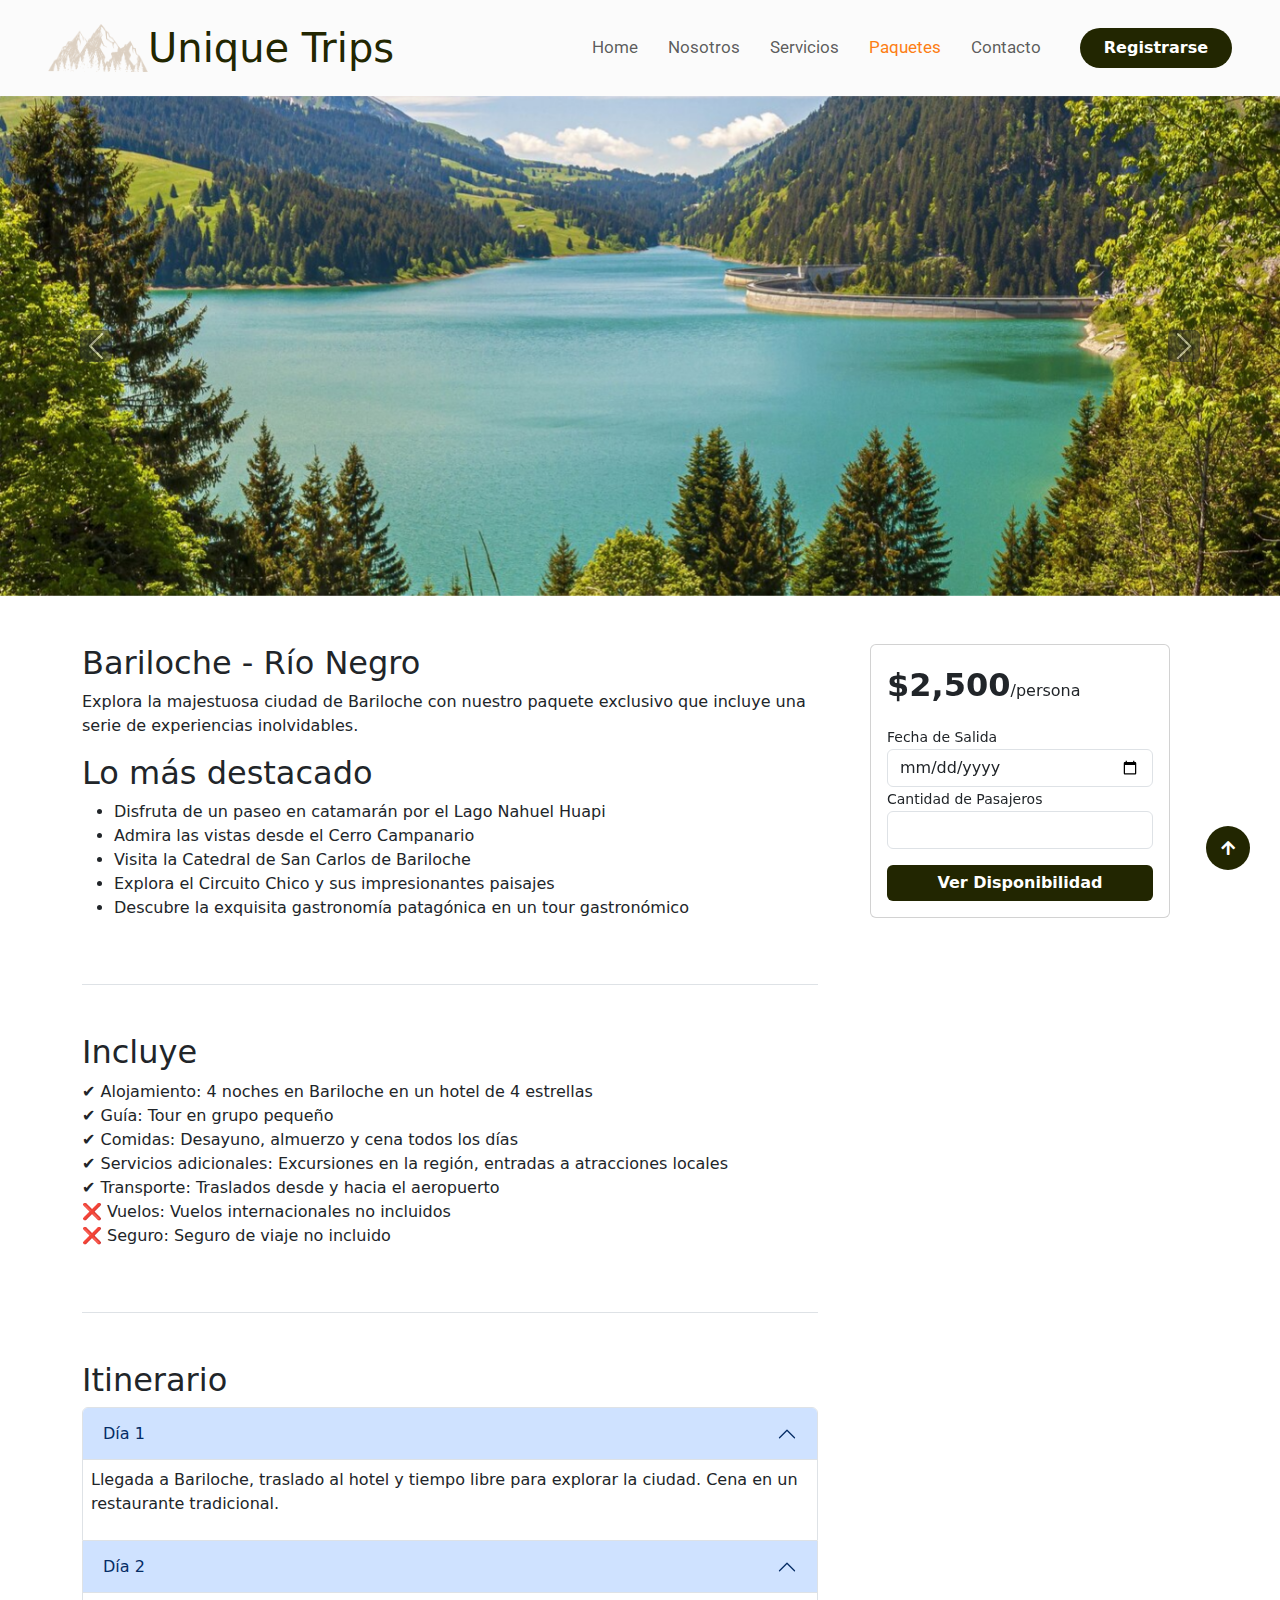
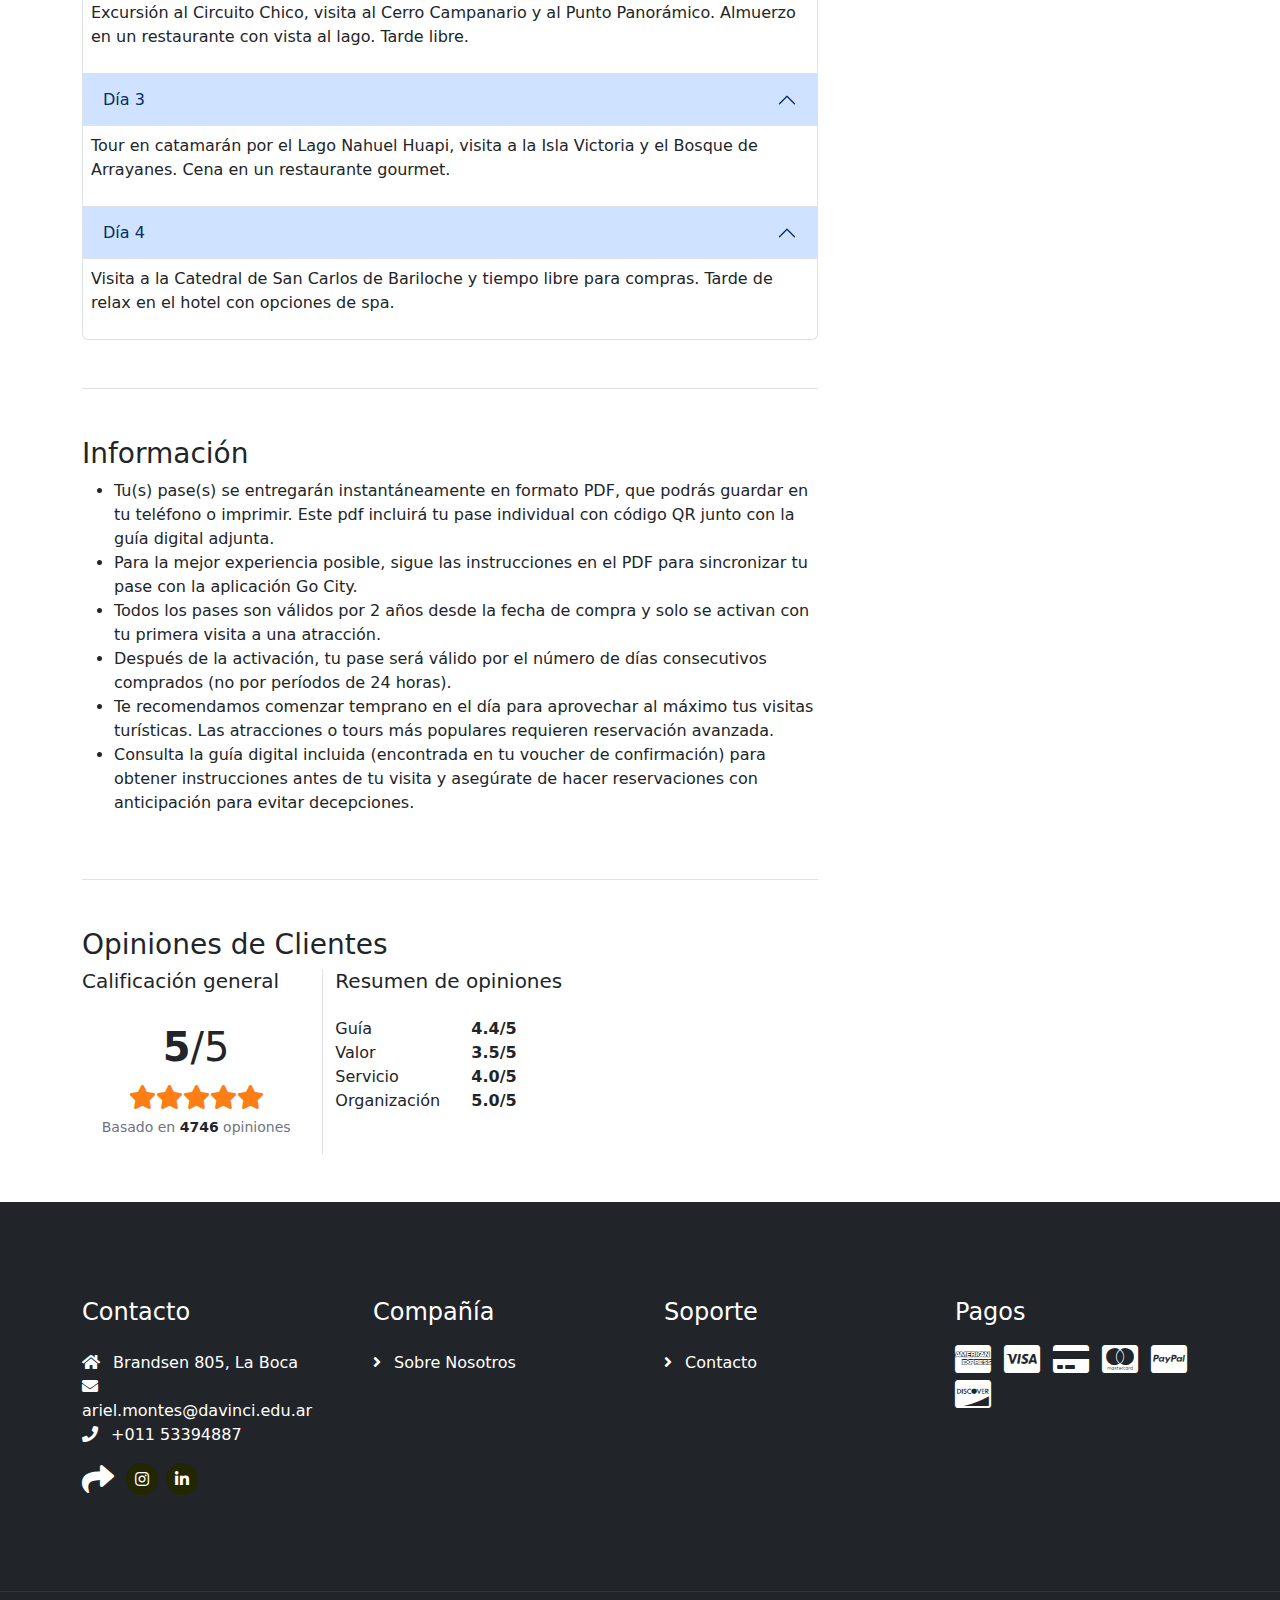
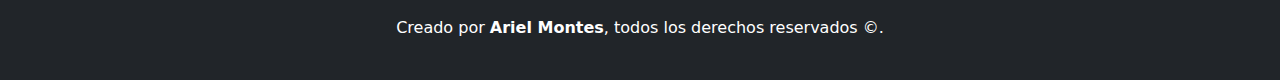
<file: pages/package-bariloche.html>
<!DOCTYPE html>
<html lang="es">
    <head>
        <meta charset="utf-8">
        <title>Unique Trips - Sitio de viajes</title>
        <link rel="icon" href="./img/logo.webp" type="image/x-icon">
        <meta content="width=device-width, initial-scale=1.0" name="viewport">
        <meta content="" name="keywords">
        <meta content="" name="description">

        <!-- Google Web Fonts -->
        <link rel="preconnect" href="https://fonts.googleapis.com">
        <link rel="preconnect" href="https://fonts.gstatic.com" crossorigin>
        <link href="https://fonts.googleapis.com/css2?family=Jost:wght@500;600&family=Roboto&display=swap" rel="stylesheet"> 

        <!-- Icon Font Stylesheet -->
        <link rel="stylesheet" href="https://use.fontawesome.com/releases/v5.15.4/css/all.css">
        <link href="https://cdn.jsdelivr.net/npm/bootstrap-icons@1.4.1/font/bootstrap-icons.css" rel="stylesheet">

        <link href="https://cdn.jsdelivr.net/npm/bootstrap@5.3.3/dist/css/bootstrap.min.css" rel="stylesheet" integrity="sha384-QWTKZyjpPEjISv5WaRU9OFeRpok6YctnYmDr5pNlyT2bRjXh0JMhjY6hW+ALEwIH" crossorigin="anonymous">
        <script src="https://cdn.jsdelivr.net/npm/bootstrap@5.3.3/dist/js/bootstrap.bundle.min.js"></script>
        <!-- Customized Bootstrap Stylesheet -->

        <!-- Stylesheet -->
        <link href="../css/style.css" rel="stylesheet">
    </head>
    <body>

        <!-- Navbar & Hero Start -->
        <div class="container-fluid position-relative p-0">
            <nav class="navbar navbar-expand-lg navbar-pages px-4 px-lg-5 py-3 py-lg-0" style="background-color: #f5f5f566;">
                <a href="../index.html" class="navbar-brand p-0 d-flex">
                    <img src="../img/logo.webp" style="width: 100px; filter: invert(1);" alt="Logo Unique Trips"> 
                    <h1 class="m-0" style="color: #222601;">Unique Trips</h1>
                </a>
                <button class="navbar-toggler" type="button" data-bs-toggle="collapse" data-bs-target="#navbarCollapse">
                    <span class="fa fa-bars"></span>
                </button>
                <div class="collapse navbar-collapse" id="navbarCollapse">
                    <div class="navbar-nav ms-auto py-0">
                        <a href="../index.html" class="nav-item nav-link">Home</a>
                        <a href="./about.html" class="nav-item nav-link ">Nosotros</a>
                        <a href="./services.html" class="nav-item nav-link">Servicios</a>
                        <a href="./packages.html" class="nav-item nav-link active">Paquetes</a>
                        <a href="./contact.html" class="nav-item nav-link">Contacto</a>
                    </div>
                    <button  type="button" data-bs-toggle="modal" data-bs-target="#modalLogin" class="btn btn-primary rounded-pill py-2 px-4 ms-lg-4  boton-registrarse">Registrarse</button>
                </div>
            </nav>

            <!-- Modal Login -->
            <div class="modal fade" id="modalLogin" tabindex="-1" aria-labelledby="modalLogin" aria-hidden="true">
                <div class="modal-dialog">
                    <div class="modal-content">
                        <div class="modal-header">
                        <h5 class="modal-title" id="modalLoginTitle">Login</h5>
                        <button type="button" class="btn-close" data-bs-dismiss="modal" aria-label="Close"></button>
                        </div>
                        <div class="modal-body">
                            <div class="container-fluid">
                                <div class="container">
                                    <div class="row">
                                        <div class="col-lg-12 col-md-12">
                                            <div class="panel">
                                                <div class="panel-body p-3">
                                                    <form>
                                                        <div class="form-group py-2">
                                                            <div class="input-field"> 
                                                                <span class="far fa-user p-2"></span> 
                                                                <input type="text" placeholder="Usuario o Email" class="input-login" required> 
                                                            </div>
                                                        </div>
                                                        <div class="form-group py-1 pb-2">
                                                            <div class="input-field"> 
                                                                <span class="fas fa-lock px-2"></span> 
                                                                <input type="password" placeholder="Contraseña" class="input-login" required> 
                                                                <button class="btn bg-white text-muted"> 
                                                                    <span class="far fa-eye-slash"></span> 
                                                                </button> 
                                                            </div>
                                                        </div>
                                                        <div class="form-inline"> 
                                                            <input type="checkbox" name="remember" id="remember-login"> 
                                                            <label for="remember-login" class="text-muted">Recuerdame</label> 
                                                        </div>
                                                        <div class="btn btn-primary btn-block mt-3 btn-login">Login</div>
                                                        <div class="text-center pt-4 text-muted">¿No tienes una cuenta?  
                                                            <button 
                                                                type="button" data-bs-toggle="modal" 
                                                                data-bs-target="#modalRegistrarse" 
                                                                class="text-warning" style="border: none; background: none;"
                                                            >
                                                                Registrarse
                                                            </button>
                                                        </div>
                                                    </form>
                                                </div>
                                                <div class="mx-3 my-2 py-2 bordert">
                                                    <div class="text-center py-3"> 
                                                        <a href="#" class="px-2"> 
                                                            <img class="img-icon-login" src="../img/icono-facebook.png" alt="icono facebook"> 
                                                        </a> 
                                                        <a href="#" class="px-2"> 
                                                            <img class="img-icon-login" src="../img/icono-google.png" alt="icono google"> 
                                                        </a> 
                                                    
                                                    </div>
                                                </div>
                                            </div>
                                        </div>
                                    </div>
                                </div>
                            </div>
                        </div>
                    
                    </div>
                </div>
            </div>
            <!-- Modal Login -->

            <!-- Modal Registro -->
            <div class="modal fade" id="modalRegistrarse" tabindex="-1" aria-labelledby="modalRegistrarse" aria-hidden="true">
                <div class="modal-dialog">
                    <div class="modal-content">
                        <div class="modal-header">
                            <h5 class="modal-title" id="modalRegisterTitle">Registrarse</h5>
                            <button type="button" class="btn-close" data-bs-dismiss="modal" aria-label="Close"></button>
                        </div>
                        <div class="modal-body">
                            <div class="container-fluid">
                                <div class="container">
                                    <div class="row">
                                        <div class="col-lg-12 col-md-12">
                                            <div class="panel">
                                                <div class="panel-body p-3">
                                                    <form>
                                                        <div class="form-group py-2">
                                                            <div class="input-field"> 
                                                                <span class="far fa-user p-2"></span> 
                                                                <input type="text" placeholder="Usuario o Email" class="input-login" required> 
                                                            </div>
                                                        </div>
                                                        <div class="form-group py-1 pb-2">
                                                            <div class="input-field"> 
                                                                <span class="fas fa-lock px-2"></span> 
                                                                <input type="password" placeholder="Contraseña" class="input-login" required> 
                                                                <button class="btn bg-white text-muted"> 
                                                                    <span class="far fa-eye-slash"></span> 
                                                                </button> 
                                                            </div>
                                                        </div>
                                                        <div class="form-group py-1 pb-2">
                                                            <div class="input-field"> 
                                                                <span class="fas fa-lock px-2"></span> 
                                                                <input type="password" placeholder="Confirma la contraseña" class="input-login" required> 
                                                                <button class="btn bg-white text-muted"> 
                                                                    <span class="far fa-eye-slash"></span> 
                                                                </button> 
                                                            </div>
                                                        </div>
                                                        <div class="form-inline"> 
                                                            <input type="checkbox" name="remember" id="remember-register"> 
                                                            <label for="remember-register" class="text-muted text-warning">Recuerdame</label> 
                                                        
                                                        </div>
                                                        <div class="text-center pt-4 text-muted">
                                                            <div class="btn btn-primary btn-block mt-3 btn-login">Registrarse</div>
                                                        </div>
                                                    </form>
                                                </div>
                                                <div class="mx-3 my-2 py-2 bordert">
                                                    <div class="text-center py-3"> 
                                                        <a href="#" class="px-2"> 
                                                            <img class="img-icon-login" src="../img/icono-facebook.png" alt="icono facebook"> 
                                                        </a> 
                                                        <a href="#" class="px-2"> 
                                                            <img class="img-icon-login" src="../img/icono-google.png" alt="icono google"> 
                                                        </a> 
                                                    
                                                    </div>
                                                </div>
                                            </div>
                                        </div>
                                    </div>
                                </div>
                            </div>
                        </div>            
                    </div>
                </div>
            </div>
            <!-- Modal Registro -->
    

        </div>    
        <!-- Navbar & Hero End -->

      <!-- Paquete Bariloche -->
        
        <!-- Header -->
        <div class="container-fluid position-relative p-0">
            <div id="carouselId" class="carousel slide carousel-package" data-bs-ride="carousel">
                <div class="carousel-inner" role="listbox">
                    <div class="carousel-item active">
                        <img src="../img/bariloche2.jpg" class="img-fluid" alt="Banner Bariloche">
                    </div>
                    <div class="carousel-item">
                        <img src="../img/bariloche3.jpg" class="img-fluid" alt="Banner Bariloche">
                    </div>
                    <div class="carousel-item">
                        <img src="../img/bariloche4.avif" class="img-fluid" alt="Banner Bariloche">
                    </div>
                </div>
                <button class="carousel-control-prev" type="button" data-bs-target="#carouselId" data-bs-slide="prev">
                    <span class="carousel-control-prev-icon btn bg-dark" aria-hidden="false"></span>
                    <span class="visually-hidden">Previous</span>
                </button>
                <button class="carousel-control-next" type="button" data-bs-target="#carouselId" data-bs-slide="next">
                    <span class="carousel-control-next-icon btn bg-dark" aria-hidden="false"></span>
                    <span class="visually-hidden">Next</span>
                </button>
            </div>
        </div>
        
        <!-- Header End -->

        <div class="container mt-5 mb-5">
            <div class="row">
                <!-- Detalles del Paquete -->
                <div class="col-lg-8">
                    <h2>Bariloche - Río Negro</h2>
                    <p>Explora la majestuosa ciudad de Bariloche con nuestro paquete exclusivo que incluye una serie de experiencias inolvidables.</p>
        
                    <div class="border-bottom pb-5 mb-5">
                        <h3>Lo más destacado</h3>
                        <ul>
                            <li>Disfruta de un paseo en catamarán por el Lago Nahuel Huapi</li>
                            <li>Admira las vistas desde el Cerro Campanario</li>
                            <li>Visita la Catedral de San Carlos de Bariloche</li>
                            <li>Explora el Circuito Chico y sus impresionantes paisajes</li>
                            <li>Descubre la exquisita gastronomía patagónica en un tour gastronómico</li>
                        </ul>
                    </div>
        
                    <div class="border-bottom pb-5 mb-5">
                        <h3>Incluye</h3>
                        <ul class="list-unstyled lh-xl">
                            <li>✔ Alojamiento: 4 noches en Bariloche en un hotel de 4 estrellas</li>
                            <li>✔ Guía: Tour en grupo pequeño</li>
                            <li>✔ Comidas: Desayuno, almuerzo y cena todos los días</li>
                            <li>✔ Servicios adicionales: Excursiones en la región, entradas a atracciones locales</li>
                            <li>✔ Transporte: Traslados desde y hacia el aeropuerto</li>
                            <li>❌ Vuelos: Vuelos internacionales no incluidos</li>
                            <li>❌ Seguro: Seguro de viaje no incluido</li>
                        </ul>
                    </div>
        
                    <div class="border-bottom pb-5 mb-5 accordion" id="accordionExample">
                        <h3>Itinerario</h3>
                        
                        <div class="accordion-item">
                            <h3 class="accordion-header" id="headingOne">
                                <button class="accordion-button" type="button" data-bs-toggle="collapse" data-bs-target="#collapseOne" aria-expanded="true" aria-controls="collapseOne">
                                    Día 1
                                </button>
                            </h3>
                            <p id="collapseOne" class="accordion-collapse collapse show p-2" aria-labelledby="headingOne" data-bs-parent="#accordionExample">
                                Llegada a Bariloche, traslado al hotel y tiempo libre para explorar la ciudad. Cena en un restaurante tradicional.
                            </p>
                        </div>
                        <div class="accordion-item">
                            <h3 class="accordion-header" id="headingTwo">
                                <button class="accordion-button" type="button" data-bs-toggle="collapse" data-bs-target="#collapseTwo" aria-expanded="true" aria-controls="collapseTwo">
                                    Día 2
                                </button>
                            </h3>
                            <p id="collapseTwo" class="accordion-collapse collapse show p-2" aria-labelledby="headingTwo" data-bs-parent="#accordionExample">
                                Excursión al Circuito Chico, visita al Cerro Campanario y al Punto Panorámico. Almuerzo en un restaurante con vista al lago. Tarde libre.
                            </p>
                        </div>
                        <div class="accordion-item">
                            <h3 class="accordion-header" id="headingThree">
                                <button class="accordion-button" type="button" data-bs-toggle="collapse" data-bs-target="#collapseThree" aria-expanded="true" aria-controls="collapseThree">
                                    Día 3
                                </button>
                            </h3>
                            <p id="collapseThree" class="accordion-collapse collapse show p-2" aria-labelledby="headingThree" data-bs-parent="#accordionExample">
                                Tour en catamarán por el Lago Nahuel Huapi, visita a la Isla Victoria y el Bosque de Arrayanes. Cena en un restaurante gourmet.
                            </p>
                        </div>
                        <div class="accordion-item">
                            <h3 class="accordion-header" id="headingFour">
                                <button class="accordion-button" type="button" data-bs-toggle="collapse" data-bs-target="#collapseFour" aria-expanded="true" aria-controls="collapseFour">
                                    Día 4
                                </button>
                            </h3>
                            <p id="collapseFour" class="accordion-collapse collapse show p-2" aria-labelledby="headingFour" data-bs-parent="#accordionExample">
                                Visita a la Catedral de San Carlos de Bariloche y tiempo libre para compras. Tarde de relax en el hotel con opciones de spa.
                            </p>
                        </div>
                    </div>
        
                    <div class="border-bottom pb-5 mb-5">
                        <h3 class="title fs-3 mb-2">Información</h3>
                        <ul>
                            <li>Tu(s) pase(s) se entregarán instantáneamente en formato PDF, que podrás guardar en tu teléfono o imprimir. Este pdf incluirá tu pase individual con código QR junto con la guía digital adjunta.</li>
                            <li>Para la mejor experiencia posible, sigue las instrucciones en el PDF para sincronizar tu pase con la aplicación Go City.</li>
                            <li>Todos los pases son válidos por 2 años desde la fecha de compra y solo se activan con tu primera visita a una atracción.</li>
                            <li>Después de la activación, tu pase será válido por el número de días consecutivos comprados (no por períodos de 24 horas).</li>
                            <li>Te recomendamos comenzar temprano en el día para aprovechar al máximo tus visitas turísticas. Las atracciones o tours más populares requieren reservación avanzada.</li>
                            <li>Consulta la guía digital incluida (encontrada en tu voucher de confirmación) para obtener instrucciones antes de tu visita y asegúrate de hacer reservaciones con anticipación para evitar decepciones.</li>
                        </ul>
                    </div>
        
                    <div>
                        <h3 class="title fs-3">Opiniones de Clientes</h3>
                        <div class="d-flex row ">
                            <div class="col-12 col-lg-4 col-md-6 text-center" style="border-right: 1px solid var(--bs-border-color);">
                                <h5 class="mb-4 text-start">Calificación general</h5>
                                <div class="mb-2">
                                    <div class="fs-1 mb-2">
                                        <strong>5</strong><span>/5</span>
                                    </div>
                                    <div class="d-flex justify-content-center">
                                        <i class="fas fa-star text-warning" style="font-size: 24px;"></i>
                                        <i class="fas fa-star text-warning" style="font-size: 24px;"></i>
                                        <i class="fas fa-star text-warning" style="font-size: 24px;"></i>
                                        <i class="fas fa-star text-warning" style="font-size: 24px;"></i>
                                        <i class="fas fa-star text-warning" style="font-size: 24px;"></i>
                                    </div>
                                </div>
                                <p class="small text-secondary">Basado en <strong class="text-dark">4746</strong> opiniones</p>
                            </div>
                            <div class="col-12 col-lg-4 col-md-6">
                                <h5 class="mb-4">Resumen de opiniones</h5>
                                <div class="list-unstyled summary-list lh-xl">
                                    <div class="d-flex align-items-center">
                                        <span class="title" style="width: 120px;">Guía</span>
                                        <span class="bar ps-3 fw-semibold">4.4/5</span>
                                    </div>
                                    <div class="d-flex align-items-center">
                                        <span class="title" style="width: 120px;">Valor</span>
                                        <span class="bar ps-3 fw-semibold">3.5/5</span>
                                    </div>
                                    <div class="d-flex align-items-center">
                                        <span class="title" style="width: 120px;">Servicio</span>
                                        <span class="bar ps-3 fw-semibold">4.0/5</span>
                                    </div>
                                    <div class="d-flex align-items-center">
                                        <span class="title" style="width: 120px;">Organización</span>
                                        <span class="bar ps-3 fw-semibold">5.0/5</span>
                                    </div>
                                </div>
                            </div>
                        </div>
                    </div>
                </div>
        
                <!-- Tarjeta de Reserva -->
                <div class="col-lg-4">
                    <div class="card sticky width-card-reserva">
                        <div class="card-body">
                            <p class="card-text"><strong style="font-size: 32px;">$2,500</strong>/persona</p>
                            <form>
                                <div class="form-group">
                                    <label for="fechaSalida" style="font-size: 14px; font-weight: 500;">Fecha de Salida</label>
                                    <input type="date" class="form-control" id="fechaSalida" required>
                                </div>
                                <div class="form-group">
                                    <label for="cantidadPasajeros" style="font-size: 14px; font-weight: 500;">Cantidad de Pasajeros</label>
                                    <input type="number" class="form-control" id="cantidadPasajeros" required>
                                </div>
                                <button type="button" data-bs-toggle="modal" data-bs-target="#modalReserva" class="btn btn-primary btn-block mt-3" style="width: 100%;">Ver Disponibilidad</button>
                            </form>
                        </div>
                    </div>
                </div>
        
                <!-- Modal Reserva -->
                <div class="modal fade" id="modalReserva" tabindex="-1" aria-labelledby="modalReserva" aria-hidden="true">
                    <div class="modal-dialog">
                        <div class="modal-content">
                            <div class="modal-header">
                                <h5 class="modal-title" id="modalReservaTitle">Reserva</h5>
                                <button type="button" class="btn-close" data-bs-dismiss="modal" aria-label="Close"></button>
                            </div>
                            <div class="modal-body">
                                <div class="border-bottom mb-3">
                                    <h5>
                                        <i class="fa fa-calendar-alt"></i>
                                        <span>Fecha de salida</span>
                                    </h5>
                                    <div class="d-flex align-items-center justify-content-between">
                                        <div class="mb-3">
                                            <span class="text-secondary d-block small">From Wednesday</span>
                                            <strong class="fs-6 d-block">8 Mar, 2025</strong>
                                        </div>
                                        <div class="mb-3">
                                            <i class="fa fa-arrow-right"></i>
                                        </div>
                                        <div class="mb-3">
                                            <span class="text-secondary d-block small">To Tuesday</span>
                                            <strong class="fs-6 d-block">14 Mar, 2025</strong>
                                        </div>
                                    </div>
                                </div>
        
                                <div class="border-bottom mb-3">
                                    <h5>
                                        <i class="fa fa-bed"></i>
                                        <span>Hotel</span>
                                    </h5>
                                    <div class="d-flex align-items-center mb-3">
                                        <div class="d-flex align-items-center">
                                            <div class="d-flex justify-content-center">
                                                <i class="fas fa-star text-warning" style="font-size: 14px;"></i>
                                                <i class="fas fa-star text-warning" style="font-size: 14px;"></i>
                                                <i class="fas fa-star text-warning" style="font-size: 14px;"></i>
                                                <i class="fas fa-star text-warning" style="font-size: 14px;"></i>
                                                <i class="fas fa-star text-warning" style="font-size: 14px;"></i>
                                            </div>
                                            <span class="ms-1">(2 suites)</span>
                                        </div>
                                    </div>
                                </div>
        
                                <div class="mb-3">
                                    <h5>
                                        <i class="fa fa-users"></i>
                                        <span>Viajeros</span>
                                    </h5>
                                    <div class="mb-3">
                                        <div class="d-flex align-items-center justify-content-between mb-1">
                                            <span>Adultos (4):</span>
                                            <strong class="text-dark"><sup>$</sup>922.00</strong>
                                        </div>
                                        <div class="d-flex align-items-center justify-content-between mb-1">
                                            <span>Niños (3):</span>
                                            <strong class="text-dark"><sup>$</sup>751.50</strong>
                                        </div>
                                    </div>
        
                                    <div class="text-end">
                                        <div class="fw-bold-3 fs-2 text-dark">
                                            <strong class="text-dark"><sup>$</sup>1673.50</strong>
                                        </div>
                                        <p class="text-secondary small">* Todos los impuestos y tasas incluidos.</p>
                                    </div>
                                </div>
                            </div>
                            <div class="modal-footer">
                                <button type="button" class="btn btn-secondary" data-bs-dismiss="modal">Cerrar</button>
                                <a href="./checkout.html" class="btn btn-primary">Reservar ahora</a>
                            </div>
                        </div>
                    </div>
                </div>
                <!-- Modal Reserva -->
            </div>
        </div>
        

       <!-- Footer Start -->
       <footer>
        <div class="container-fluid footer py-5">
            <div class="container py-5">
                <div class="row g-5">
                    <div class="col-md-6 col-lg-6 col-xl-3">
                        <div class="footer-item d-flex flex-column">
                            <h4 class="mb-4 text-white">Contacto</h4>
                            <span class="text-white"><i class="fas fa-home me-2"></i> Brandsen 805, La Boca</span>
                            <span class="text-white"><i class="fas fa-envelope me-2"></i>ariel.montes@davinci.edu.ar</span>
                            <a href="https://wa.me/01153394887" class="mb-3"><i class="fas fa-phone me-2"></i> +011 53394887</a>
                            <div class="d-flex align-items-center">
                                <i class="fas fa-share fa-2x text-white me-2"></i>
                                <a class="btn-square btn btn-primary rounded-circle mx-1" href="https://www.instagram.com/arieelmontes/" target="_blank">
                                    <i class="fab fa-instagram"></i>
                                </a>
                                <a class="btn-square btn btn-primary rounded-circle mx-1" href="https://www.linkedin.com/in/montesariel/" target="_blank">
                                    <i class="fab fa-linkedin-in"></i>
                                </a>
                            </div>
                        </div>
                    </div>
                    <div class="col-md-6 col-lg-6 col-xl-3">
                        <div class="footer-item d-flex flex-column">
                            <h4 class="mb-4 text-white">Compañía</h4>
                            <a href="./about.html"><i class="fas fa-angle-right me-2"></i> Sobre Nosotros</a>
                        </div>
                    </div>
                    <div class="col-md-6 col-lg-6 col-xl-3">
                        <div class="footer-item d-flex flex-column">
                            <h4 class="mb-4 text-white">Soporte</h4>
                            <a href="contact.html"><i class="fas fa-angle-right me-2"></i> Contacto</a> 
                        </div>
                    </div>
                    <div class="col-md-6 col-lg-6 col-xl-3">
                        <div class="footer-item">
                            <h4 class="text-white mb-3">Pagos</h4>
                            <div class="footer-bank-card">
                                <i class="fab fa-cc-amex fa-2x text-white me-2"></i>
                                <i class="fab fa-cc-visa fa-2x text-white me-2"></i>
                                <i class="fas fa-credit-card fa-2x text-white me-2"></i>
                                <i class="fab fa-cc-mastercard fa-2x text-white me-2"></i>
                                <i class="fab fa-cc-paypal fa-2x text-white me-2"></i>
                                <i class="fab fa-cc-discover fa-2x text-white me-2"></i>
                            </div>
                        </div>
                    </div>
                </div>
            </div>
        </div>
           
        <!-- Copyright Start -->
        <div class="container-fluid copyright text-body py-4">
            <div class="container">
                <p class="text-center text-white">Creado por <b>Ariel Montes</b>, todos los derechos reservados ©.</p> 
            </div>
        </div>
        <!-- Copyright End -->

        <!-- Back to Top -->
        <a href="#" class="btn btn-primary btn-primary-outline-0 btn-md-square back-to-top"><i class="fa fa-arrow-up"></i></a>   
    </footer>
    <!-- Footer End -->
    </body>
</html>
</file>
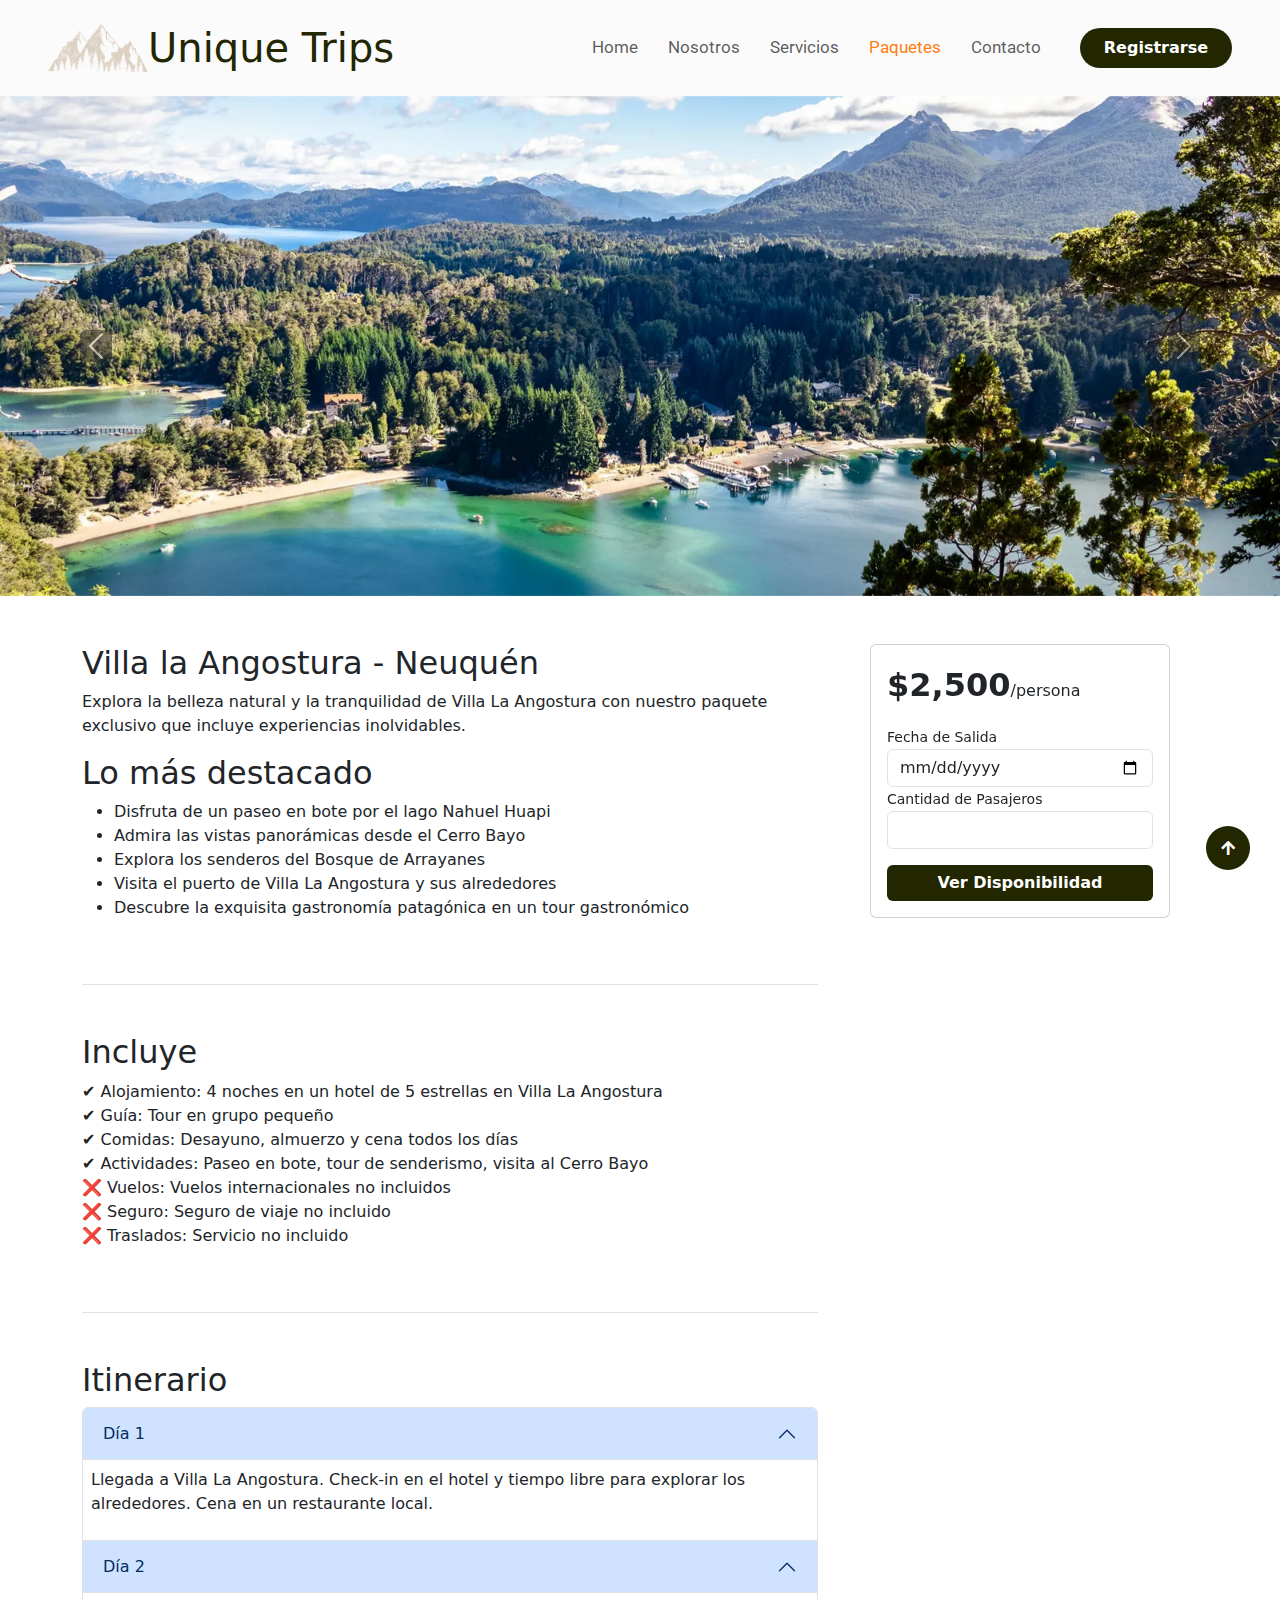
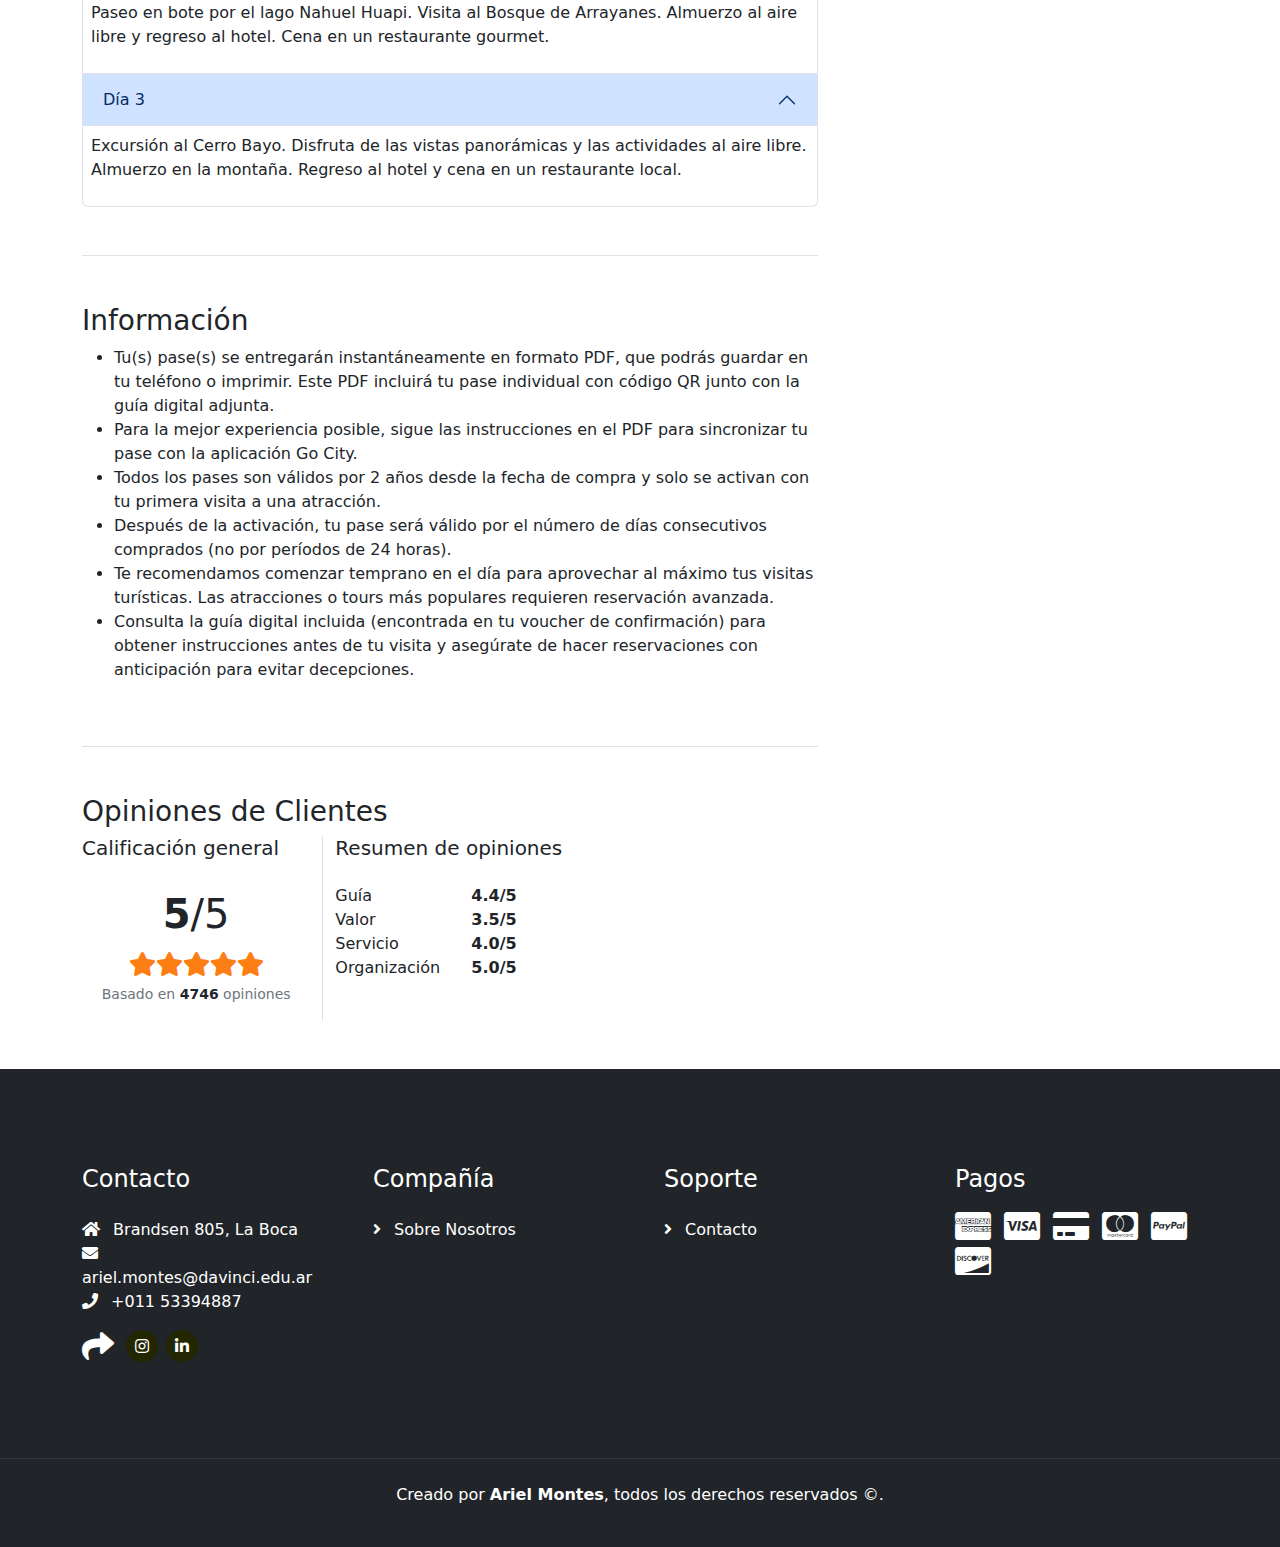
<file: pages/package-neuquen.html>
<!DOCTYPE html>
<html lang="es">
    <head>
        <meta charset="utf-8">
        <title>Unique Trips - Sitio de viajes</title>
        <link rel="icon" href="./img/logo.webp" type="image/x-icon">
        <meta content="width=device-width, initial-scale=1.0" name="viewport">
        <meta content="" name="keywords">
        <meta content="" name="description">

        <!-- Google Web Fonts -->
        <link rel="preconnect" href="https://fonts.googleapis.com">
        <link rel="preconnect" href="https://fonts.gstatic.com" crossorigin>
        <link href="https://fonts.googleapis.com/css2?family=Jost:wght@500;600&family=Roboto&display=swap" rel="stylesheet"> 

        <!-- Icon Font Stylesheet -->
        <link rel="stylesheet" href="https://use.fontawesome.com/releases/v5.15.4/css/all.css">
        <link href="https://cdn.jsdelivr.net/npm/bootstrap-icons@1.4.1/font/bootstrap-icons.css" rel="stylesheet">

        <link href="https://cdn.jsdelivr.net/npm/bootstrap@5.3.3/dist/css/bootstrap.min.css" rel="stylesheet" integrity="sha384-QWTKZyjpPEjISv5WaRU9OFeRpok6YctnYmDr5pNlyT2bRjXh0JMhjY6hW+ALEwIH" crossorigin="anonymous">
        <script src="https://cdn.jsdelivr.net/npm/bootstrap@5.3.3/dist/js/bootstrap.bundle.min.js"></script>
        <!-- Customized Bootstrap Stylesheet -->

        <!-- Stylesheet -->
        <link href="../css/style.css" rel="stylesheet">
    </head>
    <body>

        <!-- Navbar & Hero Start -->
        <div class="container-fluid position-relative p-0">
            <nav class="navbar navbar-expand-lg navbar-pages px-4 px-lg-5 py-3 py-lg-0" style="background-color: #f5f5f566;">
                <a href="../index.html" class="navbar-brand p-0 d-flex">
                    <img src="../img/logo.webp" style="width: 100px; filter: invert(1);" alt="Logo Unique Trips"> 
                    <h1 class="m-0" style="color: #222601;">Unique Trips</h1>
                </a>
                <button class="navbar-toggler" type="button" data-bs-toggle="collapse" data-bs-target="#navbarCollapse">
                    <span class="fa fa-bars"></span>
                </button>
                <div class="collapse navbar-collapse" id="navbarCollapse">
                    <div class="navbar-nav ms-auto py-0">
                        <a href="../index.html" class="nav-item nav-link">Home</a>
                        <a href="./about.html" class="nav-item nav-link ">Nosotros</a>
                        <a href="./services.html" class="nav-item nav-link">Servicios</a>
                        <a href="./packages.html" class="nav-item nav-link active">Paquetes</a>
                        <a href="./contact.html" class="nav-item nav-link">Contacto</a>
                    </div>
                    <button  type="button" data-bs-toggle="modal" data-bs-target="#modalLogin" class="btn btn-primary rounded-pill py-2 px-4 ms-lg-4  boton-registrarse">Registrarse</button>
                </div>
            </nav>

            <!-- Modal Login -->
            <div class="modal fade" id="modalLogin" tabindex="-1" aria-labelledby="modalLogin" aria-hidden="true">
                <div class="modal-dialog">
                    <div class="modal-content">
                        <div class="modal-header">
                        <h5 class="modal-title" id="modalLoginTitle">Login</h5>
                        <button type="button" class="btn-close" data-bs-dismiss="modal" aria-label="Close"></button>
                        </div>
                        <div class="modal-body">
                            <div class="container-fluid">
                                <div class="container">
                                    <div class="row">
                                        <div class="col-lg-12 col-md-12">
                                            <div class="panel">
                                                <div class="panel-body p-3">
                                                    <form>
                                                        <div class="form-group py-2">
                                                            <div class="input-field"> 
                                                                <span class="far fa-user p-2"></span> 
                                                                <input type="text" placeholder="Usuario o Email" class="input-login" required> 
                                                            </div>
                                                        </div>
                                                        <div class="form-group py-1 pb-2">
                                                            <div class="input-field"> 
                                                                <span class="fas fa-lock px-2"></span> 
                                                                <input type="password" placeholder="Contraseña" class="input-login" required> 
                                                                <button class="btn bg-white text-muted"> 
                                                                    <span class="far fa-eye-slash"></span> 
                                                                </button> 
                                                            </div>
                                                        </div>
                                                        <div class="form-inline"> 
                                                            <input type="checkbox" name="remember" id="remember-login"> 
                                                            <label for="remember-login" class="text-muted">Recuerdame</label> 
                                                        </div>
                                                        <div class="btn btn-primary btn-block mt-3 btn-login">Login</div>
                                                        <div class="text-center pt-4 text-muted">¿No tienes una cuenta?  
                                                            <button 
                                                                type="button" data-bs-toggle="modal" 
                                                                data-bs-target="#modalRegistrarse" 
                                                                class="text-warning" style="border: none; background: none;"
                                                            >
                                                                Registrarse
                                                            </button>
                                                        </div>
                                                    </form>
                                                </div>
                                                <div class="mx-3 my-2 py-2 bordert">
                                                    <div class="text-center py-3"> 
                                                        <a href="#" class="px-2"> 
                                                            <img class="img-icon-login" src="../img/icono-facebook.png" alt="icono facebook"> 
                                                        </a> 
                                                        <a href="#" class="px-2"> 
                                                            <img class="img-icon-login" src="../img/icono-google.png" alt="icono google"> 
                                                        </a> 
                                                    
                                                    </div>
                                                </div>
                                            </div>
                                        </div>
                                    </div>
                                </div>
                            </div>
                        </div>
                    
                    </div>
                </div>
            </div>
            <!-- Modal Login -->

            <!-- Modal Registro -->
            <div class="modal fade" id="modalRegistrarse" tabindex="-1" aria-labelledby="modalRegistrarse" aria-hidden="true">
                <div class="modal-dialog">
                    <div class="modal-content">
                        <div class="modal-header">
                            <h5 class="modal-title" id="modalRegisterTitle">Registrarse</h5>
                            <button type="button" class="btn-close" data-bs-dismiss="modal" aria-label="Close"></button>
                        </div>
                        <div class="modal-body">
                            <div class="container-fluid">
                                <div class="container">
                                    <div class="row">
                                        <div class="col-lg-12 col-md-12">
                                            <div class="panel">
                                                <div class="panel-body p-3">
                                                    <form>
                                                        <div class="form-group py-2">
                                                            <div class="input-field"> 
                                                                <span class="far fa-user p-2"></span> 
                                                                <input type="text" placeholder="Usuario o Email" class="input-login" required> 
                                                            </div>
                                                        </div>
                                                        <div class="form-group py-1 pb-2">
                                                            <div class="input-field"> 
                                                                <span class="fas fa-lock px-2"></span> 
                                                                <input type="password" placeholder="Contraseña" class="input-login" required> 
                                                                <button class="btn bg-white text-muted"> 
                                                                    <span class="far fa-eye-slash"></span> 
                                                                </button> 
                                                            </div>
                                                        </div>
                                                        <div class="form-group py-1 pb-2">
                                                            <div class="input-field"> 
                                                                <span class="fas fa-lock px-2"></span> 
                                                                <input type="password" placeholder="Confirma la contraseña" class="input-login" required> 
                                                                <button class="btn bg-white text-muted"> 
                                                                    <span class="far fa-eye-slash"></span> 
                                                                </button> 
                                                            </div>
                                                        </div>
                                                        <div class="form-inline"> 
                                                            <input type="checkbox" name="remember" id="remember-register"> 
                                                            <label for="remember-register" class="text-muted text-warning">Recuerdame</label> 
                                                        
                                                        </div>
                                                        <div class="text-center pt-4 text-muted">
                                                            <div class="btn btn-primary btn-block mt-3 btn-login">Registrarse</div>
                                                        </div>
                                                    </form>
                                                </div>
                                                <div class="mx-3 my-2 py-2 bordert">
                                                    <div class="text-center py-3"> 
                                                        <a href="#" class="px-2"> 
                                                            <img class="img-icon-login" src="../img/icono-facebook.png" alt="icono facebook"> 
                                                        </a> 
                                                        <a href="#" class="px-2"> 
                                                            <img class="img-icon-login" src="../img/icono-google.png" alt="icono google"> 
                                                        </a> 
                                                    
                                                    </div>
                                                </div>
                                            </div>
                                        </div>
                                    </div>
                                </div>
                            </div>
                        </div>            
                    </div>
                </div>
            </div>
            <!-- Modal Registro -->
    
        </div>    
        <!-- Navbar & Hero End -->

        <!-- Paquete Venecia -->

        <!-- Header -->
        <div class="container-fluid position-relative p-0">
            <div id="carouselId" class="carousel slide carousel-package" data-bs-ride="carousel">
                <div class="carousel-inner" role="listbox">
                    <div class="carousel-item active">
                        <img src="../img/neuquen1.webp" class="img-fluid" alt="Banner Neuquén">
                    </div>
                    <div class="carousel-item">
                        <img src="../img/neuquen2.webp" class="img-fluid" alt="Banner Neuquén">
                    </div>
                    <div class="carousel-item">
                        <img src="../img/neuquen3.jpg" class="img-fluid" alt="Banner Neuquén">
                    </div>
                </div>
                <button class="carousel-control-prev" type="button" data-bs-target="#carouselId" data-bs-slide="prev">
                    <span class="carousel-control-prev-icon btn bg-dark" aria-hidden="false"></span>
                    <span class="visually-hidden">Previous</span>
                </button>
                <button class="carousel-control-next" type="button" data-bs-target="#carouselId" data-bs-slide="next">
                    <span class="carousel-control-next-icon btn bg-dark" aria-hidden="false"></span>
                    <span class="visually-hidden">Next</span>
                </button>
            </div>
        </div>
        <!-- Header End -->
        
        <div class="container mt-5 mb-5">
            <div class="row">
                <!-- Detalles del Paquete -->
                <div class="col-lg-8">
                    <h2>Villa la Angostura - Neuquén</h2>
                    <p>Explora la belleza natural y la tranquilidad de Villa La Angostura con nuestro paquete exclusivo que incluye experiencias inolvidables.</p>
        
                    <div class="border-bottom pb-5 mb-5">
                        <h3>Lo más destacado</h3>
                        <ul>
                            <li>Disfruta de un paseo en bote por el lago Nahuel Huapi</li>
                            <li>Admira las vistas panorámicas desde el Cerro Bayo</li>
                            <li>Explora los senderos del Bosque de Arrayanes</li>
                            <li>Visita el puerto de Villa La Angostura y sus alrededores</li>
                            <li>Descubre la exquisita gastronomía patagónica en un tour gastronómico</li>
                        </ul>
                    </div>
        
                    <div class="border-bottom pb-5 mb-5">
                        <h3>Incluye</h3>
                        <ul class="list-unstyled lh-xl">
                            <li>✔ Alojamiento: 4 noches en un hotel de 5 estrellas en Villa La Angostura</li>
                            <li>✔ Guía: Tour en grupo pequeño</li>
                            <li>✔ Comidas: Desayuno, almuerzo y cena todos los días</li>
                            <li>✔ Actividades: Paseo en bote, tour de senderismo, visita al Cerro Bayo</li>
                            <li>❌ Vuelos: Vuelos internacionales no incluidos</li>
                            <li>❌ Seguro: Seguro de viaje no incluido</li>
                            <li>❌ Traslados: Servicio no incluido</li>
                        </ul>
                    </div>
        
                    <div class="border-bottom pb-5 mb-5 accordion" id="accordionExample">
                        <h3>Itinerario</h3>
                    
                        <div class="accordion-item">
                            <h3 class="accordion-header" id="headingOne">
                                <button class="accordion-button" type="button" data-bs-toggle="collapse" data-bs-target="#collapseOne" aria-expanded="true" aria-controls="collapseOne">
                                    Día 1
                                </button>
                            </h3>
                            <p id="collapseOne" class="accordion-collapse collapse show p-2" aria-labelledby="headingOne" data-bs-parent="#accordionExample">
                                Llegada a Villa La Angostura. Check-in en el hotel y tiempo libre para explorar los alrededores. Cena en un restaurante local.
                            </p>
                        </div>
                        <div class="accordion-item">
                            <h3 class="accordion-header" id="headingTwo">
                                <button class="accordion-button" type="button" data-bs-toggle="collapse" data-bs-target="#collapseTwo" aria-expanded="true" aria-controls="collapseTwo">
                                    Día 2
                                </button>
                            </h3>
                            <p id="collapseTwo" class="accordion-collapse collapse show p-2" aria-labelledby="headingTwo" data-bs-parent="#accordionExample">
                                Paseo en bote por el lago Nahuel Huapi. Visita al Bosque de Arrayanes. Almuerzo al aire libre y regreso al hotel. Cena en un restaurante gourmet.
                            </p>
                        </div>
                        <div class="accordion-item">
                            <h3 class="accordion-header" id="headingThree">
                                <button class="accordion-button" type="button" data-bs-toggle="collapse" data-bs-target="#collapseThree" aria-expanded="true" aria-controls="collapseThree">
                                    Día 3
                                </button>
                            </h3>
                            <p id="collapseThree" class="accordion-collapse collapse show p-2" aria-labelledby="headingThree" data-bs-parent="#accordionExample">
                                Excursión al Cerro Bayo. Disfruta de las vistas panorámicas y las actividades al aire libre. Almuerzo en la montaña. Regreso al hotel y cena en un restaurante local.
                            </p>
                        </div>
                    </div>
                    
        
                    <div class="border-bottom pb-5 mb-5">
                        <h3 class="title fs-3 mb-2">Información</h3>
                        <ul>
                            <li>Tu(s) pase(s) se entregarán instantáneamente en formato PDF, que podrás guardar en tu teléfono o imprimir. Este PDF incluirá tu pase individual con código QR junto con la guía digital adjunta.</li>
                            <li>Para la mejor experiencia posible, sigue las instrucciones en el PDF para sincronizar tu pase con la aplicación Go City.</li>
                            <li>Todos los pases son válidos por 2 años desde la fecha de compra y solo se activan con tu primera visita a una atracción.</li>
                            <li>Después de la activación, tu pase será válido por el número de días consecutivos comprados (no por períodos de 24 horas).</li>
                            <li>Te recomendamos comenzar temprano en el día para aprovechar al máximo tus visitas turísticas. Las atracciones o tours más populares requieren reservación avanzada.</li>
                            <li>Consulta la guía digital incluida (encontrada en tu voucher de confirmación) para obtener instrucciones antes de tu visita y asegúrate de hacer reservaciones con anticipación para evitar decepciones.</li>
                        </ul>
                    </div>
        
                    <div>
                        <h3 class="title fs-3">Opiniones de Clientes</h3>
                        <div class="d-flex row ">
                            <div class="col-12 col-lg-4 col-md-6 text-center" style="border-right: 1px solid var(--bs-border-color);">
                                <h5 class="mb-4 text-start">Calificación general</h5>
                                <div class="mb-2">
                                    <div class="fs-1 mb-2">
                                        <strong>5</strong><span>/5</span>
                                    </div>
                                    <div class="d-flex justify-content-center">
                                        <i class="fas fa-star text-warning" style="font-size: 24px;"></i>
                                        <i class="fas fa-star text-warning" style="font-size: 24px;"></i>
                                        <i class="fas fa-star text-warning" style="font-size: 24px;"></i>
                                        <i class="fas fa-star text-warning" style="font-size: 24px;"></i>
                                        <i class="fas fa-star text-warning" style="font-size: 24px;"></i>
                                    </div>
                                </div>
                                <p class="small text-secondary">Basado en <strong class="text-dark">4746</strong> opiniones</p>
                            </div>
                            <div class="col-12 col-lg-4 col-md-6">
                                <h5 class="mb-4">Resumen de opiniones</h5>
                                <div class="list-unstyled summary-list lh-xl">
                                    <div class="d-flex align-items-center">
                                        <span class="title" style="width: 120px;">Guía</span>
                                        <span class="bar ps-3 fw-semibold">4.4/5</span>
                                    </div>
                                    <div class="d-flex align-items-center">
                                        <span class="title" style="width: 120px;">Valor</span>
                                        <span class="bar ps-3 fw-semibold">3.5/5</span>
                                    </div>
                                    <div class="d-flex align-items-center">
                                        <span class="title" style="width: 120px;">Servicio</span>
                                        <span class="bar ps-3 fw-semibold">4.0/5</span>
                                    </div>
                                    <div class="d-flex align-items-center">
                                        <span class="title" style="width: 120px;">Organización</span>
                                        <span class="bar ps-3 fw-semibold">5.0/5</span>
                                    </div>
                                </div>
                            </div>
                        </div>
                    </div>
                </div>
        
                <!-- Tarjeta de Reserva -->
                <div class="col-lg-4 ">
                    <div class="card sticky width-card-reserva">
                        <div class="card-body">
                            <!-- <h4 class="card-title">Reserva tu Paquete</h4> -->
                            <p class="card-text"><strong style="font-size: 32px;">$2,500</strong>/persona</p>
                            <form>
                                <div class="form-group">
                                    <label for="fechaSalida" style="font-size: 14px; font-weight: 500;">Fecha de Salida</label>
                                    <input type="date" class="form-control" id="fechaSalida" required>
                                </div>
                                <div class="form-group">
                                    <label for="cantidadPasajeros" style="font-size: 14px; font-weight: 500;">Cantidad de Pasajeros</label>
                                    <input type="number" class="form-control" id="cantidadPasajeros" required>
                                </div>
                                <button type="button" data-bs-toggle="modal" data-bs-target="#modalReserva" class="btn btn-primary btn-block mt-3" style="width: 100%;">Ver Disponibilidad</button>
                            </form>
                        </div>
                    </div>
                </div>
        
                <!-- Modal Reserva -->
                <div class="modal fade" id="modalReserva" tabindex="-1" aria-labelledby="modalReserva" aria-hidden="true">
                    <div class="modal-dialog">
                    <div class="modal-content">
                        <div class="modal-header">
                        <h5 class="modal-title" id="modalReservaTitle">Reserva</h5>
                        <button type="button" class="btn-close" data-bs-dismiss="modal" aria-label="Close"></button>
                        </div>
                        <div class="modal-body">
                            <div class="border-bottom mb-3">
                                <h5>
                                    <i class="fa fa-calendar-alt"></i>
                                    <span>Fecha de salida</span>
                                </h5>
                                <div class="d-flex align-items-center justify-content-between">
                                    <div class="mb-3">
                                        <span class="text-secondary d-block small">From Wednesday</span>
                                        <strong class="fs-6 d-block">8 Mar, 2025</strong>
                                    </div>
                                    <div class="mb-3">
                                        <i class="fa fa-arrow-right"></i>
                                    </div>
                                    <div class="mb-3">
                                        <span class="text-secondary d-block small">To Tuesday</span>
                                        <strong class="fs-6 d-block">14 Mar, 2025</strong>
                                    </div>
                                </div>
                            </div>
        
                            <div class="border-bottom mb-3">
                                <h5>
                                    <i class="fa fa-bed"></i>
                                    <span>Hotel</span>
                                </h5>
                                <div class="d-flex align-items-center mb-3">
                                    <div class="d-flex align-items-center">
                                        <div class="d-flex justify-content-center">
                                            <i class="fas fa-star text-warning" style="font-size: 14px;"></i>
                                            <i class="fas fa-star text-warning" style="font-size: 14px;"></i>
                                            <i class="fas fa-star text-warning" style="font-size: 14px;"></i>
                                            <i class="fas fa-star text-warning" style="font-size: 14px;"></i>
                                            <i class="fas fa-star text-warning" style="font-size: 14px;"></i>
                                        </div>
                                        <span class="ms-1">(2 suites)</span>
                                    </div>
                                
                                </div>
                            </div>
        
                            <div class="mb-3">
                                <h5>
                                    <i class="fa fa-users"></i>
                                    <span>Viajeros</span>
                                </h5>
                                <div class=" mb-3">
                                    <div class="d-flex align-items-center justify-content-between mb-1">
                                    <span>Adultos (4):</span>
                                    <strong class="text-dark"><sup>$</sup>922.00</strong>
                                    </div>
                                    <div class="d-flex align-items-center justify-content-between mb-1">
                                        <span>Niños (3):</span>
                                        <strong class="text-dark"><sup>$</sup>751.50</strong>
                                    </div>
                                </div>
        
                                <div class="text-end">
                                    <div class="fw-bold-3 fs-2 text-dark">
                                        <strong class="text-dark"><sup>$</sup>1673.50</strong>
                                    </div>
                                    <p class="text-secondary small">* Todos los impuestos y tasas incluidos.</p>
        
                                </div>
                            </div>
                        </div>
                        <div class="modal-footer">
                            <button type="button" class="btn btn-secondary" data-bs-dismiss="modal">Cerrar</button>
                            <a href="./checkout.html" class="btn btn-primary">Reservar ahora</a>                           
                        </div>
                    </div>
                    </div>
                </div>
                <!-- Modal Reserva -->
            </div>
        </div>
        

       <!-- Footer Start -->
       <footer>
        <div class="container-fluid footer py-5">
            <div class="container py-5">
                <div class="row g-5">
                    <div class="col-md-6 col-lg-6 col-xl-3">
                        <div class="footer-item d-flex flex-column">
                            <h4 class="mb-4 text-white">Contacto</h4>
                            <span class="text-white"><i class="fas fa-home me-2"></i> Brandsen 805, La Boca</span>
                            <span class="text-white"><i class="fas fa-envelope me-2"></i>ariel.montes@davinci.edu.ar</span>
                            <a href="https://wa.me/01153394887" class="mb-3"><i class="fas fa-phone me-2"></i> +011 53394887</a>
                            <div class="d-flex align-items-center">
                                <i class="fas fa-share fa-2x text-white me-2"></i>
                                <a class="btn-square btn btn-primary rounded-circle mx-1" href="https://www.instagram.com/arieelmontes/" target="_blank">
                                    <i class="fab fa-instagram"></i>
                                </a>
                                <a class="btn-square btn btn-primary rounded-circle mx-1" href="https://www.linkedin.com/in/montesariel/" target="_blank">
                                    <i class="fab fa-linkedin-in"></i>
                                </a>
                            </div>
                        </div>
                    </div>
                    <div class="col-md-6 col-lg-6 col-xl-3">
                        <div class="footer-item d-flex flex-column">
                            <h4 class="mb-4 text-white">Compañía</h4>
                            <a href="./about.html"><i class="fas fa-angle-right me-2"></i> Sobre Nosotros</a>
                        </div>
                    </div>
                    <div class="col-md-6 col-lg-6 col-xl-3">
                        <div class="footer-item d-flex flex-column">
                            <h4 class="mb-4 text-white">Soporte</h4>
                            <a href="contact.html"><i class="fas fa-angle-right me-2"></i> Contacto</a> 
                        </div>
                    </div>
                    <div class="col-md-6 col-lg-6 col-xl-3">
                        <div class="footer-item">
                            <h4 class="text-white mb-3">Pagos</h4>
                            <div class="footer-bank-card">
                                <i class="fab fa-cc-amex fa-2x text-white me-2"></i>
                                <i class="fab fa-cc-visa fa-2x text-white me-2"></i>
                                <i class="fas fa-credit-card fa-2x text-white me-2"></i>
                                <i class="fab fa-cc-mastercard fa-2x text-white me-2"></i>
                                <i class="fab fa-cc-paypal fa-2x text-white me-2"></i>
                                <i class="fab fa-cc-discover fa-2x text-white me-2"></i>
                            </div>
                        </div>
                    </div>
                </div>
            </div>
        </div>
           
        <!-- Copyright Start -->
        <div class="container-fluid copyright text-body py-4">
            <div class="container">
                <p class="text-center text-white">Creado por <b>Ariel Montes</b>, todos los derechos reservados ©.</p> 
            </div>
        </div>
        <!-- Copyright End -->

        <!-- Back to Top -->
        <a href="#" class="btn btn-primary btn-primary-outline-0 btn-md-square back-to-top"><i class="fa fa-arrow-up"></i></a>   
    </footer>
    <!-- Footer End -->
    </body>
</html>
</file>
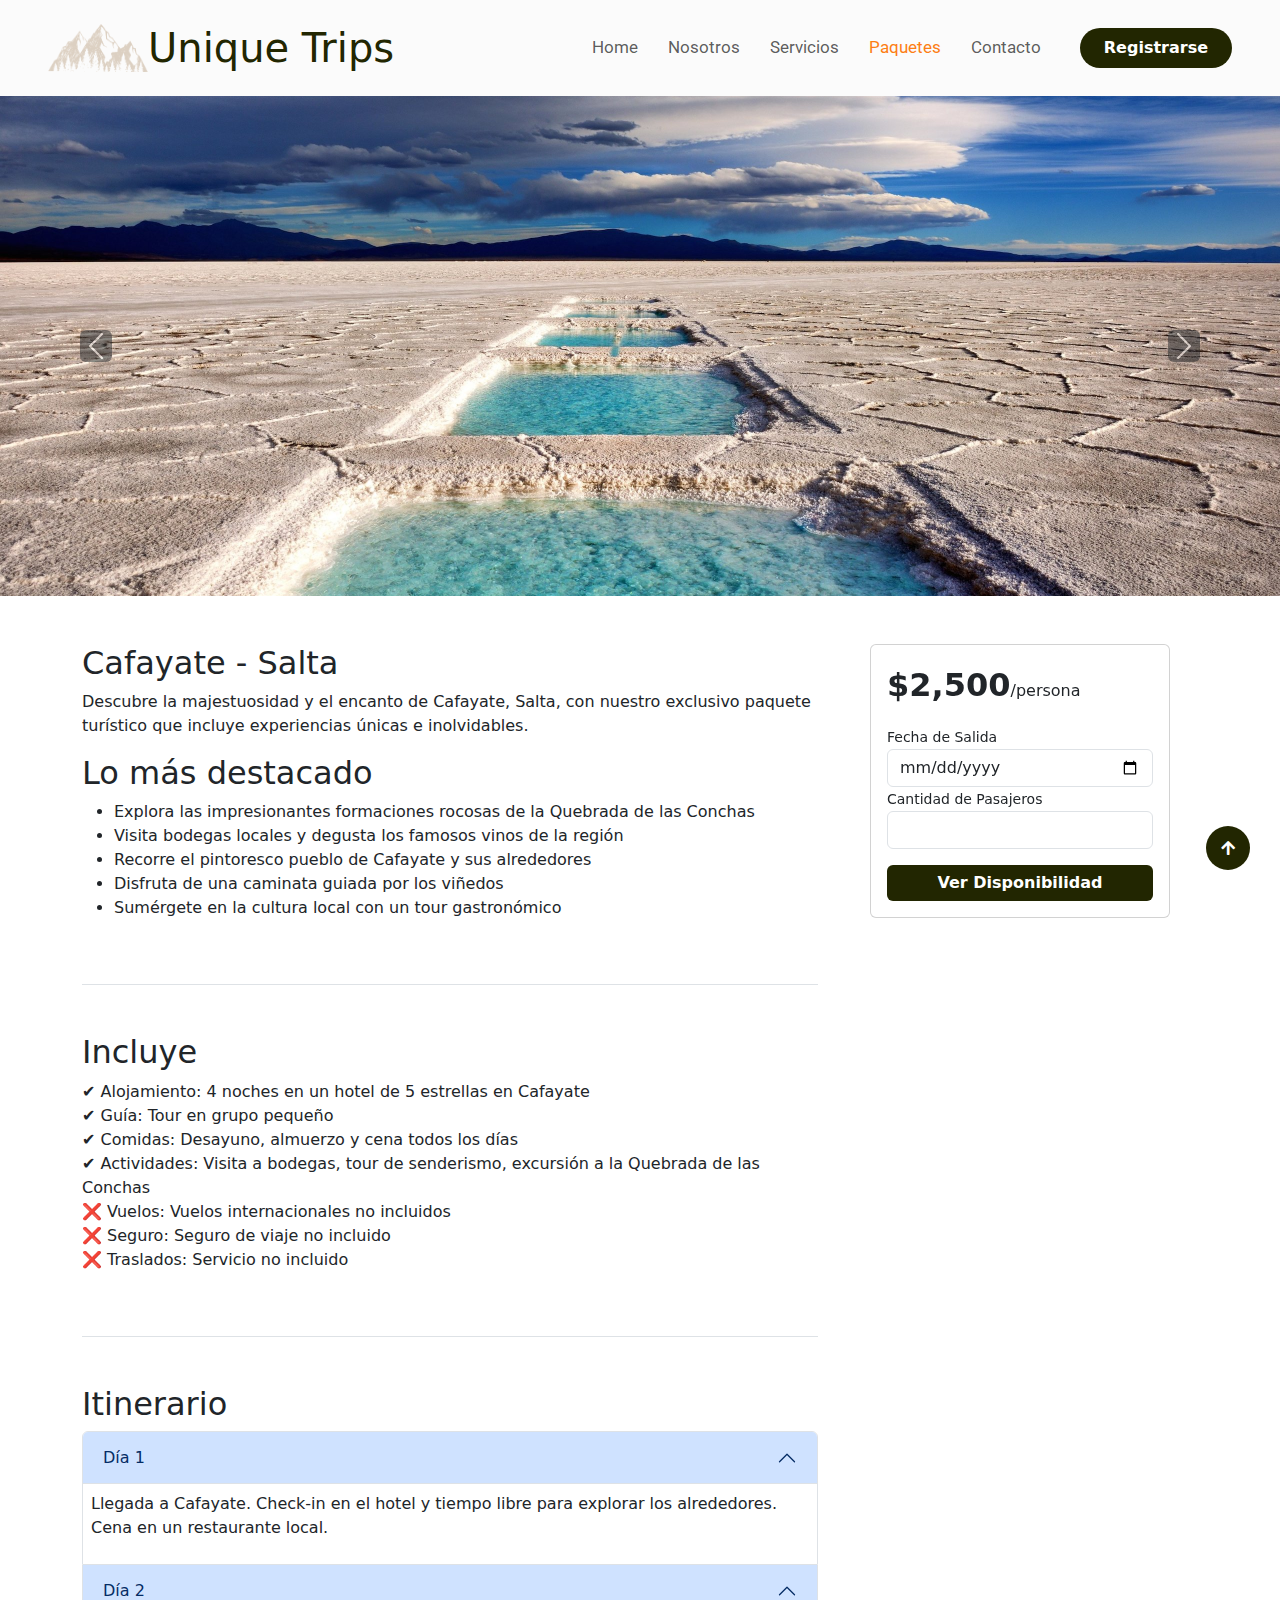
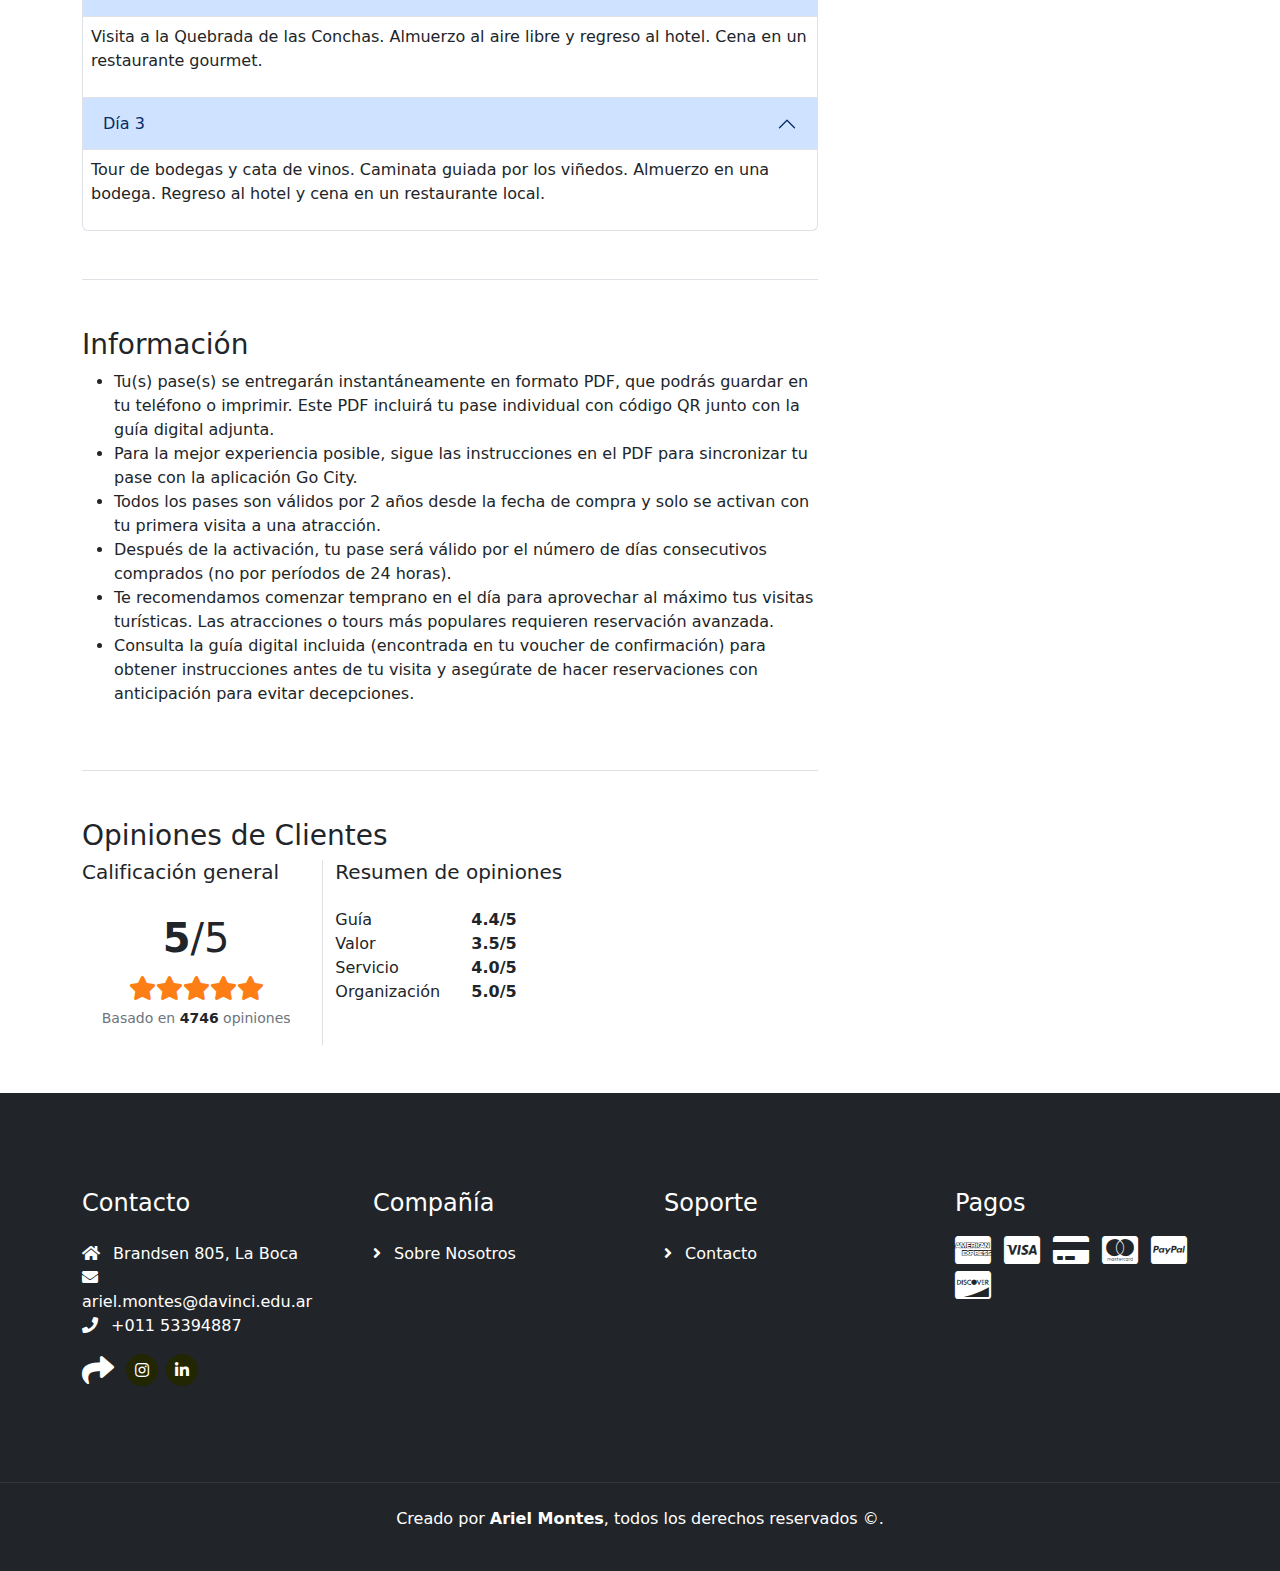
<file: pages/package-salta.html>
<!DOCTYPE html>
<html lang="es">
    <head>
        <meta charset="utf-8">
        <title>Unique Trips - Sitio de viajes</title>
        <link rel="icon" href="./img/logo.webp" type="image/x-icon">
        <meta content="width=device-width, initial-scale=1.0" name="viewport">
        <meta content="" name="keywords">
        <meta content="" name="description">

        <!-- Google Web Fonts -->
        <link rel="preconnect" href="https://fonts.googleapis.com">
        <link rel="preconnect" href="https://fonts.gstatic.com" crossorigin>
        <link href="https://fonts.googleapis.com/css2?family=Jost:wght@500;600&family=Roboto&display=swap" rel="stylesheet"> 

        <!-- Icon Font Stylesheet -->
        <link rel="stylesheet" href="https://use.fontawesome.com/releases/v5.15.4/css/all.css">
        <link href="https://cdn.jsdelivr.net/npm/bootstrap-icons@1.4.1/font/bootstrap-icons.css" rel="stylesheet">

        <link href="https://cdn.jsdelivr.net/npm/bootstrap@5.3.3/dist/css/bootstrap.min.css" rel="stylesheet" integrity="sha384-QWTKZyjpPEjISv5WaRU9OFeRpok6YctnYmDr5pNlyT2bRjXh0JMhjY6hW+ALEwIH" crossorigin="anonymous">
        <script src="https://cdn.jsdelivr.net/npm/bootstrap@5.3.3/dist/js/bootstrap.bundle.min.js"></script>
        <!-- Customized Bootstrap Stylesheet -->

        <!-- Stylesheet -->
        <link href="../css/style.css" rel="stylesheet">
    </head>
    <body>

        <!-- Navbar & Hero Start -->
        <div class="container-fluid position-relative p-0">
            <nav class="navbar navbar-expand-lg navbar-pages px-4 px-lg-5 py-3 py-lg-0" style="background-color: #f5f5f566;">
                <a href="../index.html" class="navbar-brand p-0 d-flex">
                    <img src="../img/logo.webp" style="width: 100px; filter: invert(1);" alt="Logo Unique Trips"> 
                    <h1 class="m-0" style="color: #222601;">Unique Trips</h1>
                </a>
                <button class="navbar-toggler" type="button" data-bs-toggle="collapse" data-bs-target="#navbarCollapse">
                    <span class="fa fa-bars"></span>
                </button>
                <div class="collapse navbar-collapse" id="navbarCollapse">
                    <div class="navbar-nav ms-auto py-0">
                        <a href="../index.html" class="nav-item nav-link">Home</a>
                        <a href="./about.html" class="nav-item nav-link ">Nosotros</a>
                        <a href="./services.html" class="nav-item nav-link">Servicios</a>
                        <a href="./packages.html" class="nav-item nav-link active">Paquetes</a>
                        <a href="./contact.html" class="nav-item nav-link">Contacto</a>
                    </div>
                    <button  type="button" data-bs-toggle="modal" data-bs-target="#modalLogin" class="btn btn-primary rounded-pill py-2 px-4 ms-lg-4  boton-registrarse">Registrarse</button>
                </div>
            </nav>

            <!-- Modal Login -->
            <div class="modal fade" id="modalLogin" tabindex="-1" aria-labelledby="modalLogin" aria-hidden="true">
                <div class="modal-dialog">
                    <div class="modal-content">
                        <div class="modal-header">
                        <h5 class="modal-title" id="modalLoginTitle">Login</h5>
                        <button type="button" class="btn-close" data-bs-dismiss="modal" aria-label="Close"></button>
                        </div>
                        <div class="modal-body">
                            <div class="container-fluid">
                                <div class="container">
                                    <div class="row">
                                        <div class="col-lg-12 col-md-12">
                                            <div class="panel">
                                                <div class="panel-body p-3">
                                                    <form>
                                                        <div class="form-group py-2">
                                                            <div class="input-field"> 
                                                                <span class="far fa-user p-2"></span> 
                                                                <input type="text" placeholder="Usuario o Email" class="input-login" required> 
                                                            </div>
                                                        </div>
                                                        <div class="form-group py-1 pb-2">
                                                            <div class="input-field"> 
                                                                <span class="fas fa-lock px-2"></span> 
                                                                <input type="password" placeholder="Contraseña" class="input-login" required> 
                                                                <button class="btn bg-white text-muted"> 
                                                                    <span class="far fa-eye-slash"></span> 
                                                                </button> 
                                                            </div>
                                                        </div>
                                                        <div class="form-inline"> 
                                                            <input type="checkbox" name="remember" id="remember-login"> 
                                                            <label for="remember-login" class="text-muted">Recuerdame</label> 
                                                        </div>
                                                        <div class="btn btn-primary btn-block mt-3 btn-login">Login</div>
                                                        <div class="text-center pt-4 text-muted">¿No tienes una cuenta?  
                                                            <button 
                                                                type="button" data-bs-toggle="modal" 
                                                                data-bs-target="#modalRegistrarse" 
                                                                class="text-warning" style="border: none; background: none;"
                                                            >
                                                                Registrarse
                                                            </button>
                                                        </div>
                                                    </form>
                                                </div>
                                                <div class="mx-3 my-2 py-2 bordert">
                                                    <div class="text-center py-3"> 
                                                        <a href="#" class="px-2"> 
                                                            <img class="img-icon-login" src="../img/icono-facebook.png" alt="icono facebook"> 
                                                        </a> 
                                                        <a href="#" class="px-2"> 
                                                            <img class="img-icon-login" src="../img/icono-google.png" alt="icono google"> 
                                                        </a> 
                                                    
                                                    </div>
                                                </div>
                                            </div>
                                        </div>
                                    </div>
                                </div>
                            </div>
                        </div>
                    
                    </div>
                </div>
            </div>
            <!-- Modal Login -->

            <!-- Modal Registro -->
            <div class="modal fade" id="modalRegistrarse" tabindex="-1" aria-labelledby="modalRegistrarse" aria-hidden="true">
                <div class="modal-dialog">
                    <div class="modal-content">
                        <div class="modal-header">
                            <h5 class="modal-title" id="modalRegisterTitle">Registrarse</h5>
                            <button type="button" class="btn-close" data-bs-dismiss="modal" aria-label="Close"></button>
                        </div>
                        <div class="modal-body">
                            <div class="container-fluid">
                                <div class="container">
                                    <div class="row">
                                        <div class="col-lg-12 col-md-12">
                                            <div class="panel">
                                                <div class="panel-body p-3">
                                                    <form>
                                                        <div class="form-group py-2">
                                                            <div class="input-field"> 
                                                                <span class="far fa-user p-2"></span> 
                                                                <input type="text" placeholder="Usuario o Email" class="input-login" required> 
                                                            </div>
                                                        </div>
                                                        <div class="form-group py-1 pb-2">
                                                            <div class="input-field"> 
                                                                <span class="fas fa-lock px-2"></span> 
                                                                <input type="password" placeholder="Contraseña" class="input-login" required> 
                                                                <button class="btn bg-white text-muted"> 
                                                                    <span class="far fa-eye-slash"></span> 
                                                                </button> 
                                                            </div>
                                                        </div>
                                                        <div class="form-group py-1 pb-2">
                                                            <div class="input-field"> 
                                                                <span class="fas fa-lock px-2"></span> 
                                                                <input type="password" placeholder="Confirma la contraseña" class="input-login" required> 
                                                                <button class="btn bg-white text-muted"> 
                                                                    <span class="far fa-eye-slash"></span> 
                                                                </button> 
                                                            </div>
                                                        </div>
                                                        <div class="form-inline"> 
                                                            <input type="checkbox" name="remember" id="remember-register"> 
                                                            <label for="remember-register" class="text-muted text-warning">Recuerdame</label> 
                                                        
                                                        </div>
                                                        <div class="text-center pt-4 text-muted">
                                                            <div class="btn btn-primary btn-block mt-3 btn-login">Registrarse</div>
                                                        </div>
                                                    </form>
                                                </div>
                                                <div class="mx-3 my-2 py-2 bordert">
                                                    <div class="text-center py-3"> 
                                                        <a href="#" class="px-2"> 
                                                            <img class="img-icon-login" src="../img/icono-facebook.png" alt="icono facebook"> 
                                                        </a> 
                                                        <a href="#" class="px-2"> 
                                                            <img class="img-icon-login" src="../img/icono-google.png" alt="icono google"> 
                                                        </a> 
                                                    
                                                    </div>
                                                </div>
                                            </div>
                                        </div>
                                    </div>
                                </div>
                            </div>
                        </div>            
                    </div>
                </div>
            </div>
            <!-- Modal Registro -->
    
        </div>    
        <!-- Navbar & Hero End -->

        <!-- Paquete Venecia -->

        <!-- Header -->
        <div class="container-fluid position-relative p-0">
            <div id="carouselId" class="carousel slide carousel-package" data-bs-ride="carousel">
                <div class="carousel-inner" role="listbox">
                    <div class="carousel-item active">
                        <img src="../img/salta2.jpg" class="img-fluid" alt="Banner Salta">
                    </div>
                    <div class="carousel-item">
                        <img src="../img/salta3.jpg" class="img-fluid" alt="Banner Salta">
                    </div>
                    <div class="carousel-item">
                        <img src="../img/salta4.png" class="img-fluid" alt="Banner Salta">
                    </div>
                </div>
                <button class="carousel-control-prev" type="button" data-bs-target="#carouselId" data-bs-slide="prev">
                    <span class="carousel-control-prev-icon btn bg-dark" aria-hidden="false"></span>
                    <span class="visually-hidden">Previous</span>
                </button>
                <button class="carousel-control-next" type="button" data-bs-target="#carouselId" data-bs-slide="next">
                    <span class="carousel-control-next-icon btn bg-dark" aria-hidden="false"></span>
                    <span class="visually-hidden">Next</span>
                </button>
            </div>
        </div>
        <!-- Header End -->
        
        <div class="container mt-5 mb-5">
            <div class="row">
                <!-- Detalles del Paquete -->
                <div class="col-lg-8">
                    <h2>Cafayate - Salta</h2>
                    <p>Descubre la majestuosidad y el encanto de Cafayate, Salta, con nuestro exclusivo paquete turístico que incluye experiencias únicas e inolvidables.</p>
        
                    <div class="border-bottom pb-5 mb-5">
                        <h3>Lo más destacado</h3>
                        <ul>
                            <li>Explora las impresionantes formaciones rocosas de la Quebrada de las Conchas</li>
                            <li>Visita bodegas locales y degusta los famosos vinos de la región</li>
                            <li>Recorre el pintoresco pueblo de Cafayate y sus alrededores</li>
                            <li>Disfruta de una caminata guiada por los viñedos</li>
                            <li>Sumérgete en la cultura local con un tour gastronómico</li>
                        </ul>
                    </div>
        
                    <div class="border-bottom pb-5 mb-5">
                        <h3>Incluye</h3>
                        <ul class="list-unstyled lh-xl">
                            <li>✔ Alojamiento: 4 noches en un hotel de 5 estrellas en Cafayate</li>
                            <li>✔ Guía: Tour en grupo pequeño</li>
                            <li>✔ Comidas: Desayuno, almuerzo y cena todos los días</li>
                            <li>✔ Actividades: Visita a bodegas, tour de senderismo, excursión a la Quebrada de las Conchas</li>
                            <li>❌ Vuelos: Vuelos internacionales no incluidos</li>
                            <li>❌ Seguro: Seguro de viaje no incluido</li>
                            <li>❌ Traslados: Servicio no incluido</li>
                        </ul>
                    </div>
        
                    <div class="border-bottom pb-5 mb-5 accordion" id="accordionExample">
                        <h3>Itinerario</h3>
                    
                        <div class="accordion-item">
                            <h3 class="accordion-header" id="headingOne">
                                <button class="accordion-button" type="button" data-bs-toggle="collapse" data-bs-target="#collapseOne" aria-expanded="true" aria-controls="collapseOne">
                                    Día 1
                                </button>
                            </h3>
                            <p id="collapseOne" class="accordion-collapse collapse show p-2" aria-labelledby="headingOne" data-bs-parent="#accordionExample">
                                Llegada a Cafayate. Check-in en el hotel y tiempo libre para explorar los alrededores. Cena en un restaurante local.
                            </p>
                        </div>
                        <div class="accordion-item">
                            <h3 class="accordion-header" id="headingTwo">
                                <button class="accordion-button" type="button" data-bs-toggle="collapse" data-bs-target="#collapseTwo" aria-expanded="true" aria-controls="collapseTwo">
                                    Día 2
                                </button>
                            </h3>
                            <p id="collapseTwo" class="accordion-collapse collapse show p-2" aria-labelledby="headingTwo" data-bs-parent="#accordionExample">
                                Visita a la Quebrada de las Conchas. Almuerzo al aire libre y regreso al hotel. Cena en un restaurante gourmet.
                            </p>
                        </div>
                        <div class="accordion-item">
                            <h3 class="accordion-header" id="headingThree">
                                <button class="accordion-button" type="button" data-bs-toggle="collapse" data-bs-target="#collapseThree" aria-expanded="true" aria-controls="collapseThree">
                                    Día 3
                                </button>
                            </h3>
                            <p id="collapseThree" class="accordion-collapse collapse show p-2" aria-labelledby="headingThree" data-bs-parent="#accordionExample">
                                Tour de bodegas y cata de vinos. Caminata guiada por los viñedos. Almuerzo en una bodega. Regreso al hotel y cena en un restaurante local.
                            </p>
                        </div>
                    </div>
                    
                    <div class="border-bottom pb-5 mb-5">
                        <h3 class="title fs-3 mb-2">Información</h3>
                        <ul>
                            <li>Tu(s) pase(s) se entregarán instantáneamente en formato PDF, que podrás guardar en tu teléfono o imprimir. Este PDF incluirá tu pase individual con código QR junto con la guía digital adjunta.</li>
                            <li>Para la mejor experiencia posible, sigue las instrucciones en el PDF para sincronizar tu pase con la aplicación Go City.</li>
                            <li>Todos los pases son válidos por 2 años desde la fecha de compra y solo se activan con tu primera visita a una atracción.</li>
                            <li>Después de la activación, tu pase será válido por el número de días consecutivos comprados (no por períodos de 24 horas).</li>
                            <li>Te recomendamos comenzar temprano en el día para aprovechar al máximo tus visitas turísticas. Las atracciones o tours más populares requieren reservación avanzada.</li>
                            <li>Consulta la guía digital incluida (encontrada en tu voucher de confirmación) para obtener instrucciones antes de tu visita y asegúrate de hacer reservaciones con anticipación para evitar decepciones.</li>
                        </ul>
                    </div>
        
                    <div>
                        <h3 class="title fs-3">Opiniones de Clientes</h3>
                        <div class="d-flex row ">
                            <div class="col-12 col-lg-4 col-md-6 text-center" style="border-right: 1px solid var(--bs-border-color);">
                                <h5 class="mb-4 text-start">Calificación general</h5>
                                <div class="mb-2">
                                    <div class="fs-1 mb-2">
                                        <strong>5</strong><span>/5</span>
                                    </div>
                                    <div class="d-flex justify-content-center">
                                        <i class="fas fa-star text-warning" style="font-size: 24px;"></i>
                                        <i class="fas fa-star text-warning" style="font-size: 24px;"></i>
                                        <i class="fas fa-star text-warning" style="font-size: 24px;"></i>
                                        <i class="fas fa-star text-warning" style="font-size: 24px;"></i>
                                        <i class="fas fa-star text-warning" style="font-size: 24px;"></i>
                                    </div>
                                </div>
                                <p class="small text-secondary">Basado en <strong class="text-dark">4746</strong> opiniones</p>
                            </div>
                            <div class="col-12 col-lg-4 col-md-6">
                                <h5 class="mb-4">Resumen de opiniones</h5>
                                <div class="list-unstyled summary-list lh-xl">
                                    <div class="d-flex align-items-center">
                                        <span class="title" style="width: 120px;">Guía</span>
                                        <span class="bar ps-3 fw-semibold">4.4/5</span>
                                    </div>
                                    <div class="d-flex align-items-center">
                                        <span class="title" style="width: 120px;">Valor</span>
                                        <span class="bar ps-3 fw-semibold">3.5/5</span>
                                    </div>
                                    <div class="d-flex align-items-center">
                                        <span class="title" style="width: 120px;">Servicio</span>
                                        <span class="bar ps-3 fw-semibold">4.0/5</span>
                                    </div>
                                    <div class="d-flex align-items-center">
                                        <span class="title" style="width: 120px;">Organización</span>
                                        <span class="bar ps-3 fw-semibold">5.0/5</span>
                                    </div>
                                </div>
                            </div>
                        </div>
                    </div>
                </div>
        
                <!-- Tarjeta de Reserva -->
                <div class="col-lg-4 ">
                    <div class="card sticky width-card-reserva">
                        <div class="card-body">
                            <!-- <h4 class="card-title">Reserva tu Paquete</h4> -->
                            <p class="card-text"><strong style="font-size: 32px;">$2,500</strong>/persona</p>
                            <form>
                                <div class="form-group">
                                    <label for="fechaSalida" style="font-size: 14px; font-weight: 500;">Fecha de Salida</label>
                                    <input type="date" class="form-control" id="fechaSalida" required>
                                </div>
                                <div class="form-group">
                                    <label for="cantidadPasajeros" style="font-size: 14px; font-weight: 500;">Cantidad de Pasajeros</label>
                                    <input type="number" class="form-control" id="cantidadPasajeros" required>
                                </div>
                                <button type="button" data-bs-toggle="modal" data-bs-target="#modalReserva" class="btn btn-primary btn-block mt-3" style="width: 100%;">Ver Disponibilidad</button>
                            </form>
                        </div>
                    </div>
                </div>
        
                <!-- Modal Reserva -->
                <div class="modal fade" id="modalReserva" tabindex="-1" aria-labelledby="modalReserva" aria-hidden="true">
                    <div class="modal-dialog">
                        <div class="modal-content">
                            <div class="modal-header">
                                <h5 class="modal-title" id="modalReservaTitle">Reserva</h5>
                                <button type="button" class="btn-close" data-bs-dismiss="modal" aria-label="Close"></button>
                            </div>
                            <div class="modal-body">
                                <div class="border-bottom mb-3">
                                    <h5>
                                        <i class="fa fa-calendar-alt"></i>
                                        <span>Fecha de salida</span>
                                    </h5>
                                    <div class="d-flex align-items-center justify-content-between">
                                        <div class="mb-3">
                                            <span class="text-secondary d-block small">Desde el Miércoles</span>
                                            <strong class="fs-6 d-block">8 Mar, 2025</strong>
                                        </div>
                                        <div class="mb-3">
                                            <i class="fa fa-arrow-right"></i>
                                        </div>
                                        <div class="mb-3">
                                            <span class="text-secondary d-block small">Hasta el Martes</span>
                                            <strong class="fs-6 d-block">14 Mar, 2025</strong>
                                        </div>
                                    </div>
                                </div>
        
                                <div class="border-bottom mb-3">
                                    <h5>
                                        <i class="fa fa-bed"></i>
                                        <span>Hotel</span>
                                    </h5>
                                    <div class="d-flex align-items-center mb-3">
                                        <div class="d-flex align-items-center">
                                            <div class="d-flex justify-content-center">
                                                <i class="fas fa-star text-warning" style="font-size: 14px;"></i>
                                                <i class="fas fa-star text-warning" style="font-size: 14px;"></i>
                                                <i class="fas fa-star text-warning" style="font-size: 14px;"></i>
                                                <i class="fas fa-star text-warning" style="font-size: 14px;"></i>
                                                <i class="fas fa-star text-warning" style="font-size: 14px;"></i>
                                            </div>
                                            <span class="ms-1">(2 suites)</span>
                                        </div>
                                    
                                    </div>
                                </div>
        
                                <div class="mb-3">
                                    <h5>
                                        <i class="fa fa-users"></i>
                                        <span>Viajeros</span>
                                    </h5>
                                    <div class=" mb-3">
                                        <div class="d-flex align-items-center justify-content-between mb-1">
                                            <span>Adultos (4):</span>
                                            <strong class="text-dark"><sup>$</sup>922.00</strong>
                                        </div>
                                        <div class="d-flex align-items-center justify-content-between mb-1">
                                            <span>Niños (3):</span>
                                            <strong class="text-dark"><sup>$</sup>751.50</strong>
                                        </div>
                                    </div>
        
                                    <div class="text-end">
                                        <div class="fw-bold-3 fs-2 text-dark">
                                            <strong class="text-dark"><sup>$</sup>1673.50</strong>
                                        </div>
                                        <p class="text-secondary small">* Todos los impuestos y tasas incluidos.</p>
        
                                    </div>
                                </div>
                            </div>
                            <div class="modal-footer">
                                <button type="button" class="btn btn-secondary" data-bs-dismiss="modal">Cerrar</button>
                                <a href="./checkout.html" class="btn btn-primary">Reservar ahora</a>
                            </div>
                        </div>
                    </div>
                </div>
                <!-- Modal Reserva -->
            </div>
        </div>

       <!-- Footer Start -->
       <footer>
        <div class="container-fluid footer py-5">
            <div class="container py-5">
                <div class="row g-5">
                    <div class="col-md-6 col-lg-6 col-xl-3">
                        <div class="footer-item d-flex flex-column">
                            <h4 class="mb-4 text-white">Contacto</h4>
                            <span class="text-white"><i class="fas fa-home me-2"></i> Brandsen 805, La Boca</span>
                            <span class="text-white"><i class="fas fa-envelope me-2"></i>ariel.montes@davinci.edu.ar</span>
                            <a href="https://wa.me/01153394887" class="mb-3"><i class="fas fa-phone me-2"></i> +011 53394887</a>
                            <div class="d-flex align-items-center">
                                <i class="fas fa-share fa-2x text-white me-2"></i>
                                <a class="btn-square btn btn-primary rounded-circle mx-1" href="https://www.instagram.com/arieelmontes/" target="_blank">
                                    <i class="fab fa-instagram"></i>
                                </a>
                                <a class="btn-square btn btn-primary rounded-circle mx-1" href="https://www.linkedin.com/in/montesariel/" target="_blank">
                                    <i class="fab fa-linkedin-in"></i>
                                </a>
                            </div>
                        </div>
                    </div>
                    <div class="col-md-6 col-lg-6 col-xl-3">
                        <div class="footer-item d-flex flex-column">
                            <h4 class="mb-4 text-white">Compañía</h4>
                            <a href="./about.html"><i class="fas fa-angle-right me-2"></i> Sobre Nosotros</a>
                        </div>
                    </div>
                    <div class="col-md-6 col-lg-6 col-xl-3">
                        <div class="footer-item d-flex flex-column">
                            <h4 class="mb-4 text-white">Soporte</h4>
                            <a href="contact.html"><i class="fas fa-angle-right me-2"></i> Contacto</a> 
                        </div>
                    </div>
                    <div class="col-md-6 col-lg-6 col-xl-3">
                        <div class="footer-item">
                            <h4 class="text-white mb-3">Pagos</h4>
                            <div class="footer-bank-card">
                                <i class="fab fa-cc-amex fa-2x text-white me-2"></i>
                                <i class="fab fa-cc-visa fa-2x text-white me-2"></i>
                                <i class="fas fa-credit-card fa-2x text-white me-2"></i>
                                <i class="fab fa-cc-mastercard fa-2x text-white me-2"></i>
                                <i class="fab fa-cc-paypal fa-2x text-white me-2"></i>
                                <i class="fab fa-cc-discover fa-2x text-white me-2"></i>
                            </div>
                        </div>
                    </div>
                </div>
            </div>
        </div>
           
        <!-- Copyright Start -->
        <div class="container-fluid copyright text-body py-4">
            <div class="container">
                <p class="text-center text-white">Creado por <b>Ariel Montes</b>, todos los derechos reservados ©.</p> 
            </div>
        </div>
        <!-- Copyright End -->

        <!-- Back to Top -->
        <a href="#" class="btn btn-primary btn-primary-outline-0 btn-md-square back-to-top"><i class="fa fa-arrow-up"></i></a>   
    </footer>
    <!-- Footer End -->
    </body>
</html>
</file>
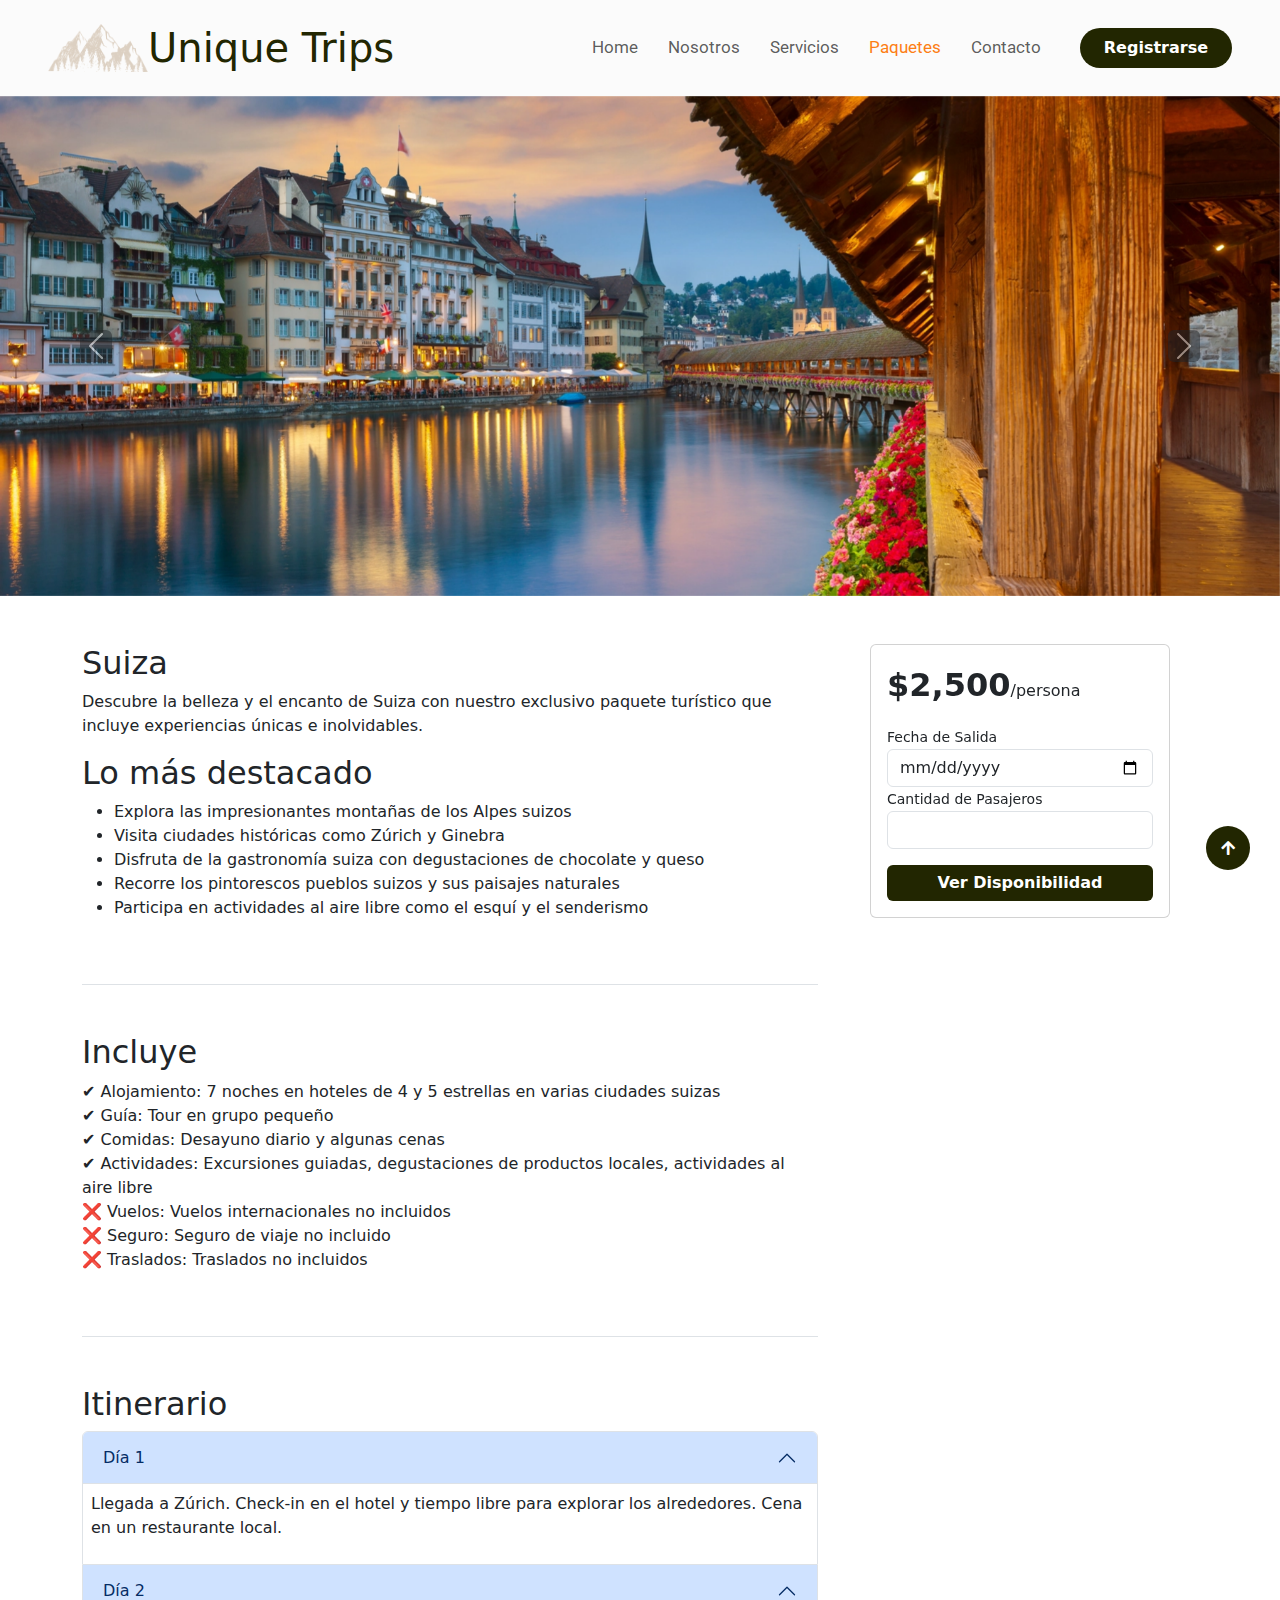
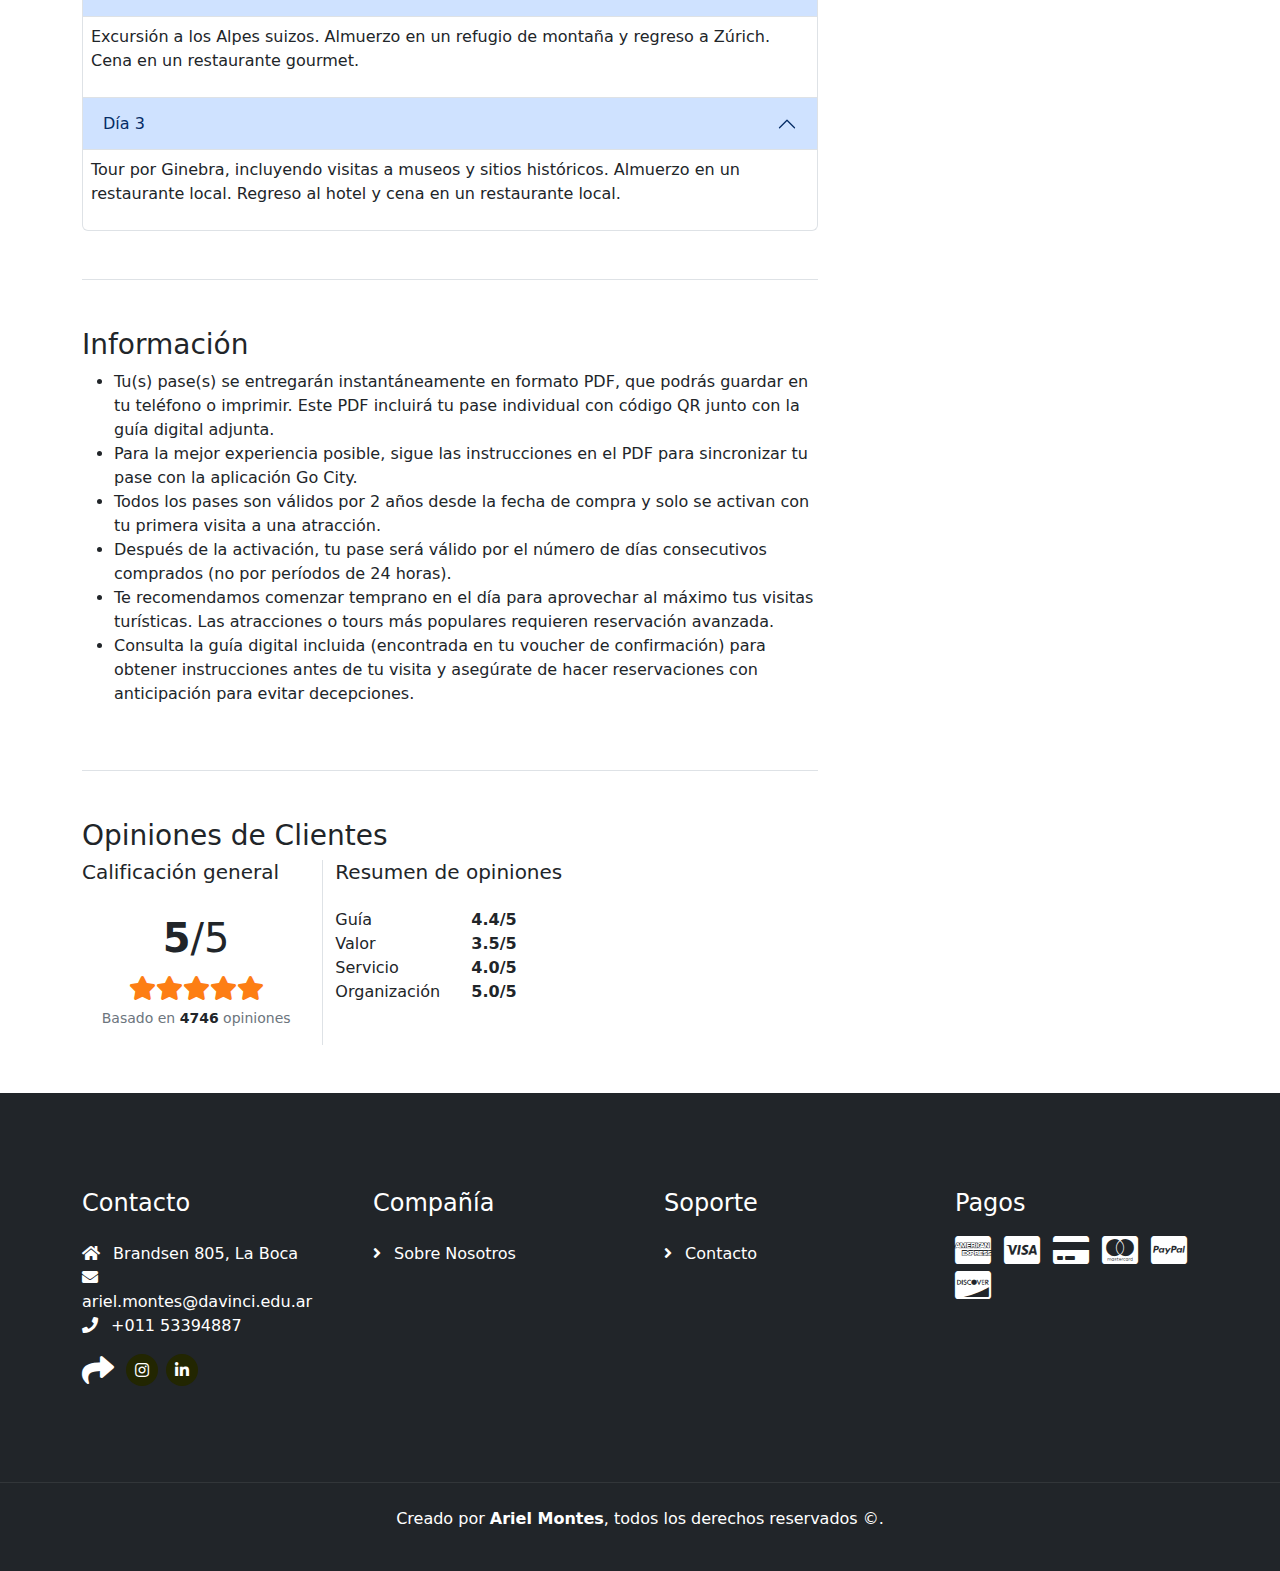
<file: pages/package-suiza.html>
<!DOCTYPE html>
<html lang="es">
    <head>
        <meta charset="utf-8">
        <title>Unique Trips - Sitio de viajes</title>
        <link rel="icon" href="./img/logo.webp" type="image/x-icon">
        <meta content="width=device-width, initial-scale=1.0" name="viewport">
        <meta content="" name="keywords">
        <meta content="" name="description">

        <!-- Google Web Fonts -->
        <link rel="preconnect" href="https://fonts.googleapis.com">
        <link rel="preconnect" href="https://fonts.gstatic.com" crossorigin>
        <link href="https://fonts.googleapis.com/css2?family=Jost:wght@500;600&family=Roboto&display=swap" rel="stylesheet"> 

        <!-- Icon Font Stylesheet -->
        <link rel="stylesheet" href="https://use.fontawesome.com/releases/v5.15.4/css/all.css" >
        <link href="https://cdn.jsdelivr.net/npm/bootstrap-icons@1.4.1/font/bootstrap-icons.css" rel="stylesheet">

        <link href="https://cdn.jsdelivr.net/npm/bootstrap@5.3.3/dist/css/bootstrap.min.css" rel="stylesheet" integrity="sha384-QWTKZyjpPEjISv5WaRU9OFeRpok6YctnYmDr5pNlyT2bRjXh0JMhjY6hW+ALEwIH" crossorigin="anonymous">
        <script src="https://cdn.jsdelivr.net/npm/bootstrap@5.3.3/dist/js/bootstrap.bundle.min.js"></script>
        <!-- Customized Bootstrap Stylesheet -->

        <!-- Stylesheet -->
        <link href="../css/style.css" rel="stylesheet">
    </head>
    <body>

        <!-- Navbar & Hero Start -->
        <div class="container-fluid position-relative p-0">
            <nav class="navbar navbar-expand-lg navbar-pages px-4 px-lg-5 py-3 py-lg-0" style="background-color: #f5f5f566;">
                <a href="../index.html" class="navbar-brand p-0 d-flex">
                    <img src="../img/logo.webp" style="width: 100px; filter: invert(1);" alt="Logo Unique Trips"> 
                    <h1 class="m-0" style="color: #222601;">Unique Trips</h1>
                </a>
                <button class="navbar-toggler" type="button" data-bs-toggle="collapse" data-bs-target="#navbarCollapse">
                    <span class="fa fa-bars"></span>
                </button>
                <div class="collapse navbar-collapse" id="navbarCollapse">
                    <div class="navbar-nav ms-auto py-0">
                        <a href="../index.html" class="nav-item nav-link">Home</a>
                        <a href="./about.html" class="nav-item nav-link ">Nosotros</a>
                        <a href="./services.html" class="nav-item nav-link">Servicios</a>
                        <a href="./packages.html" class="nav-item nav-link active">Paquetes</a>
                        <a href="./contact.html" class="nav-item nav-link">Contacto</a>
                    </div>
                    <button  type="button" data-bs-toggle="modal" data-bs-target="#modalLogin" class="btn btn-primary rounded-pill py-2 px-4 ms-lg-4  boton-registrarse">Registrarse</button>
                </div>
            </nav>

             <!-- Modal Login -->
             <div class="modal fade" id="modalLogin" tabindex="-1" aria-labelledby="modalLogin" aria-hidden="true">
                <div class="modal-dialog">
                <div class="modal-content">
                    <div class="modal-header">
                        <h5 class="modal-title" id="modalLoginTitle">Login</h5>
                        <button type="button" class="btn-close" data-bs-dismiss="modal" aria-label="Close"></button>
                    </div>
                    <div class="modal-body">
                        <div class="container-fluid">
                            <div class="container">
                                <div class="row">
                                    <div class="col-lg-12 col-md-12">
                                        <div class="panel">
                                            <div class="panel-body p-3">
                                                <form>
                                                    <div class="form-group py-2">
                                                        <div class="input-field"> 
                                                            <span class="far fa-user p-2"></span> 
                                                            <input type="text" placeholder="Usuario o Email" class="input-login" required> 
                                                        </div>
                                                    </div>
                                                    <div class="form-group py-1 pb-2">
                                                        <div class="input-field"> 
                                                            <span class="fas fa-lock px-2"></span> 
                                                            <input type="password" placeholder="Contraseña" class="input-login" required> 
                                                            <button class="btn bg-white text-muted"> 
                                                                <span class="far fa-eye-slash"></span> 
                                                            </button> 
                                                        </div>
                                                    </div>
                                                    <div class="form-inline"> 
                                                        <input type="checkbox" name="remember" id="remember-login"> 
                                                        <label for="remember-login" class="text-muted">Recuerdame</label> 
                                                    </div>
                                                    <div class="btn btn-primary btn-block mt-3 btn-login">Login</div>
                                                    <div class="text-center pt-4 text-muted">¿No tienes una cuenta?  
                                                        <button 
                                                            type="button" data-bs-toggle="modal" 
                                                            data-bs-target="#modalRegistrarse" 
                                                            class="text-warning" style="border: none; background: none;"
                                                        >
                                                            Registrarse
                                                        </button>
                                                    </div>
                                                </form>
                                            </div>
                                            <div class="mx-3 my-2 py-2 bordert">
                                                <div class="text-center py-3"> 
                                                    <a href="#" class="px-2"> 
                                                        <img class="img-icon-login" src="../img/icono-facebook.png" alt="icono facebook"> 
                                                    </a> 
                                                    <a href="#" class="px-2"> 
                                                        <img class="img-icon-login" src="../img/icono-google.png" alt="icono google"> 
                                                    </a> 
                                                  
                                                </div>
                                            </div>
                                        </div>
                                    </div>
                                </div>
                            </div>
                        </div>
                    </div>
                  
                </div>
                </div>
            </div>
            <!-- Modal Login -->

            <!-- Modal Registro -->
            <div class="modal fade" id="modalRegistrarse" tabindex="-1" aria-labelledby="modalRegistrarse" aria-hidden="true">
                <div class="modal-dialog">
                    <div class="modal-content">
                        <div class="modal-header">
                            <h5 class="modal-title" id="modalRegisterTitle">Registrarse</h5>
                            <button type="button" class="btn-close" data-bs-dismiss="modal" aria-label="Close"></button>
                        </div>
                        <div class="modal-body">
                            <div class="container-fluid">
                                <div class="container">
                                    <div class="row">
                                        <div class="col-lg-12 col-md-12">
                                            <div class="panel">
                                                <div class="panel-body p-3">
                                                    <form>
                                                        <div class="form-group py-2">
                                                            <div class="input-field"> 
                                                                <span class="far fa-user p-2"></span> 
                                                                <input type="text" placeholder="Usuario o Email" class="input-login" required> 
                                                            </div>
                                                        </div>
                                                        <div class="form-group py-1 pb-2">
                                                            <div class="input-field"> 
                                                                <span class="fas fa-lock px-2"></span> 
                                                                <input type="password" placeholder="Contraseña" class="input-login" required> 
                                                                <button class="btn bg-white text-muted"> 
                                                                    <span class="far fa-eye-slash"></span> 
                                                                </button> 
                                                            </div>
                                                        </div>
                                                        <div class="form-group py-1 pb-2">
                                                            <div class="input-field"> 
                                                                <span class="fas fa-lock px-2"></span> 
                                                                <input type="password" placeholder="Confirma la contraseña" class="input-login" required> 
                                                                <button class="btn bg-white text-muted"> 
                                                                    <span class="far fa-eye-slash"></span> 
                                                                </button> 
                                                            </div>
                                                        </div>
                                                        <div class="form-inline"> 
                                                            <input type="checkbox" name="remember" id="remember-register"> 
                                                            <label for="remember-register" class="text-muted text-warning">Recuerdame</label> 
                                                        
                                                        </div>
                                                        <div class="text-center pt-4 text-muted">
                                                            <div class="btn btn-primary btn-block mt-3 btn-login">Registrarse</div>
                                                        </div>
                                                    </form>
                                                </div>
                                                <div class="mx-3 my-2 py-2 bordert">
                                                    <div class="text-center py-3"> 
                                                        <a href="#" class="px-2"> 
                                                            <img class="img-icon-login" src="../img/icono-facebook.png" alt="icono facebook"> 
                                                        </a> 
                                                        <a href="#" class="px-2"> 
                                                            <img class="img-icon-login" src="../img/icono-google.png" alt="icono google"> 
                                                        </a> 
                                                    
                                                    </div>
                                                </div>
                                            </div>
                                        </div>
                                    </div>
                                </div>
                            </div>
                        </div>            
                    </div>
                </div>
            </div>
            <!-- Modal Registro -->
    
        </div>    
        <!-- Navbar & Hero End -->

        <!-- Paquete Venecia -->

        <!-- Header -->
        <div class="container-fluid position-relative p-0">
            <div id="carouselId" class="carousel slide carousel-package" data-bs-ride="carousel">
                <div class="carousel-inner" role="listbox">
                    <div class="carousel-item active">
                        <img src="../img/suiza2.webp" class="img-fluid" alt="Banner Suiza">
                    </div>
                    <div class="carousel-item">
                        <img src="../img/suiza3.jpg" class="img-fluid" alt="Banner Suiza">
                    </div>
                    <div class="carousel-item">
                        <img src="../img/suiza4.jpeg" class="img-fluid" alt="Banner Suiza">
                    </div>
                </div>
                <button class="carousel-control-prev" type="button" data-bs-target="#carouselId" data-bs-slide="prev">
                    <span class="carousel-control-prev-icon btn bg-dark" aria-hidden="false"></span>
                    <span class="visually-hidden">Previous</span>
                </button>
                <button class="carousel-control-next" type="button" data-bs-target="#carouselId" data-bs-slide="next">
                    <span class="carousel-control-next-icon btn bg-dark" aria-hidden="false"></span>
                    <span class="visually-hidden">Next</span>
                </button>
            </div>
        </div>
        <!-- Header End -->
        
        <div class="container mt-5 mb-5">
            <div class="row">
                <!-- Detalles del Paquete -->
                <div class="col-lg-8">
                    <h2>Suiza</h2>
                    <p>Descubre la belleza y el encanto de Suiza con nuestro exclusivo paquete turístico que incluye experiencias únicas e inolvidables.</p>
                
                    <div class="border-bottom pb-5 mb-5">
                        <h3>Lo más destacado</h3>
                        <ul>
                            <li>Explora las impresionantes montañas de los Alpes suizos</li>
                            <li>Visita ciudades históricas como Zúrich y Ginebra</li>
                            <li>Disfruta de la gastronomía suiza con degustaciones de chocolate y queso</li>
                            <li>Recorre los pintorescos pueblos suizos y sus paisajes naturales</li>
                            <li>Participa en actividades al aire libre como el esquí y el senderismo</li>
                        </ul>
                    </div>
                
                    <div class="border-bottom pb-5 mb-5">
                        <h3>Incluye</h3>
                        <ul class="list-unstyled lh-xl">
                            <li>✔ Alojamiento: 7 noches en hoteles de 4 y 5 estrellas en varias ciudades suizas</li>
                            <li>✔ Guía: Tour en grupo pequeño</li>
                            <li>✔ Comidas: Desayuno diario y algunas cenas</li>
                            <li>✔ Actividades: Excursiones guiadas, degustaciones de productos locales, actividades al aire libre</li>
                            <li>❌ Vuelos: Vuelos internacionales no incluidos</li>
                            <li>❌ Seguro: Seguro de viaje no incluido</li>
                            <li>❌ Traslados: Traslados no incluidos</li>
                        </ul>
                    </div>
                
                    <div class="border-bottom pb-5 mb-5 accordion" id="accordionExample">
                        <h3>Itinerario</h3>
                
                        <div class="accordion-item">
                            <h3 class="accordion-header" id="headingOne">
                                <button class="accordion-button" type="button" data-bs-toggle="collapse" data-bs-target="#collapseOne" aria-expanded="true" aria-controls="collapseOne">
                                    Día 1
                                </button>
                            </h3>
                            <p id="collapseOne" class="accordion-collapse collapse show p-2" aria-labelledby="headingOne" data-bs-parent="#accordionExample">
                                Llegada a Zúrich. Check-in en el hotel y tiempo libre para explorar los alrededores. Cena en un restaurante local.
                            </p>
                        </div>
                        <div class="accordion-item">
                            <h3 class="accordion-header" id="headingTwo">
                                <button class="accordion-button" type="button" data-bs-toggle="collapse" data-bs-target="#collapseTwo" aria-expanded="true" aria-controls="collapseTwo">
                                    Día 2
                                </button>
                            </h3>
                            <p id="collapseTwo" class="accordion-collapse collapse show p-2" aria-labelledby="headingTwo" data-bs-parent="#accordionExample">
                                Excursión a los Alpes suizos. Almuerzo en un refugio de montaña y regreso a Zúrich. Cena en un restaurante gourmet.
                            </p>
                        </div>
                        <div class="accordion-item">
                            <h3 class="accordion-header" id="headingThree">
                                <button class="accordion-button" type="button" data-bs-toggle="collapse" data-bs-target="#collapseThree" aria-expanded="true" aria-controls="collapseThree">
                                    Día 3
                                </button>
                            </h3>
                            <p id="collapseThree" class="accordion-collapse collapse show p-2" aria-labelledby="headingThree" data-bs-parent="#accordionExample">
                                Tour por Ginebra, incluyendo visitas a museos y sitios históricos. Almuerzo en un restaurante local. Regreso al hotel y cena en un restaurante local.
                            </p>
                        </div>
                    </div>
                
                    <div class="border-bottom pb-5 mb-5">
                        <h3 class="title fs-3 mb-2">Información</h3>
                        <ul>
                            <li>Tu(s) pase(s) se entregarán instantáneamente en formato PDF, que podrás guardar en tu teléfono o imprimir. Este PDF incluirá tu pase individual con código QR junto con la guía digital adjunta.</li>
                            <li>Para la mejor experiencia posible, sigue las instrucciones en el PDF para sincronizar tu pase con la aplicación Go City.</li>
                            <li>Todos los pases son válidos por 2 años desde la fecha de compra y solo se activan con tu primera visita a una atracción.</li>
                            <li>Después de la activación, tu pase será válido por el número de días consecutivos comprados (no por períodos de 24 horas).</li>
                            <li>Te recomendamos comenzar temprano en el día para aprovechar al máximo tus visitas turísticas. Las atracciones o tours más populares requieren reservación avanzada.</li>
                            <li>Consulta la guía digital incluida (encontrada en tu voucher de confirmación) para obtener instrucciones antes de tu visita y asegúrate de hacer reservaciones con anticipación para evitar decepciones.</li>
                        </ul>
                    </div>
                
                    <div>
                        <h3 class="title fs-3">Opiniones de Clientes</h3>
                        <div class="d-flex row ">
                            <div class="col-12 col-lg-4 col-md-6 text-center" style="border-right: 1px solid var(--bs-border-color);">
                                <h5 class="mb-4 text-start">Calificación general</h5>
                                <div class="mb-2">
                                    <div class="fs-1 mb-2">
                                        <strong>5</strong><span>/5</span>
                                    </div>
                                    <div class="d-flex justify-content-center">
                                        <i class="fas fa-star text-warning" style="font-size: 24px;"></i>
                                        <i class="fas fa-star text-warning" style="font-size: 24px;"></i>
                                        <i class="fas fa-star text-warning" style="font-size: 24px;"></i>
                                        <i class="fas fa-star text-warning" style="font-size: 24px;"></i>
                                        <i class="fas fa-star text-warning" style="font-size: 24px;"></i>
                                    </div>
                                </div>
                                <p class="small text-secondary">Basado en <strong class="text-dark">4746</strong> opiniones</p>
                            </div>
                            <div class="col-12 col-lg-4 col-md-6">
                                <h5 class="mb-4">Resumen de opiniones</h5>
                                <div class="list-unstyled summary-list lh-xl">
                                    <div class="d-flex align-items-center">
                                        <span class="title" style="width: 120px;">Guía</span>
                                        <span class="bar ps-3 fw-semibold">4.4/5</span>
                                    </div>
                                    <div class="d-flex align-items-center">
                                        <span class="title" style="width: 120px;">Valor</span>
                                        <span class="bar ps-3 fw-semibold">3.5/5</span>
                                    </div>
                                    <div class="d-flex align-items-center">
                                        <span class="title" style="width: 120px;">Servicio</span>
                                        <span class="bar ps-3 fw-semibold">4.0/5</span>
                                    </div>
                                    <div class="d-flex align-items-center">
                                        <span class="title" style="width: 120px;">Organización</span>
                                        <span class="bar ps-3 fw-semibold">5.0/5</span>
                                    </div>
                                </div>
                            </div>
                        </div>
                    </div>
                </div>
                
        
                <!-- Tarjeta de Reserva -->
                <div class="col-lg-4 ">
                    <div class="card sticky width-card-reserva">
                        <div class="card-body">
                            <!-- <h4 class="card-title">Reserva tu Paquete</h4> -->
                            <p class="card-text"><strong style="font-size: 32px;">$2,500</strong>/persona</p>
                            <form>
                                <div class="form-group">
                                    <label for="fechaSalida" style="font-size: 14px; font-weight: 500;">Fecha de Salida</label>
                                    <input type="date" class="form-control" id="fechaSalida" required>
                                </div>
                                <div class="form-group">
                                    <label for="cantidadPasajeros" style="font-size: 14px; font-weight: 500;">Cantidad de Pasajeros</label>
                                    <input type="number" class="form-control" id="cantidadPasajeros" required>
                                </div>
                                <button type="button" data-bs-toggle="modal" data-bs-target="#modalReserva" class="btn btn-primary btn-block mt-3" style="width: 100%;">Ver Disponibilidad</button>
                            </form>
                        </div>
                    </div>
                </div>
        
                <!-- Modal Reserva -->
                <div class="modal fade" id="modalReserva" tabindex="-1" aria-labelledby="modalReserva" aria-hidden="true">
                    <div class="modal-dialog">
                        <div class="modal-content">
                            <div class="modal-header">
                                <h5 class="modal-title" id="modalReservaTitle">Reserva</h5>
                                <button type="button" class="btn-close" data-bs-dismiss="modal" aria-label="Close"></button>
                            </div>
                            <div class="modal-body">
                                <div class="border-bottom mb-3">
                                    <h5>
                                        <i class="fa fa-calendar-alt"></i>
                                        <span>Fecha de salida</span>
                                    </h5>
                                    <div class="d-flex align-items-center justify-content-between">
                                        <div class="mb-3">
                                            <span class="text-secondary d-block small">Desde el Miércoles</span>
                                            <strong class="fs-6 d-block">8 Mar, 2025</strong>
                                        </div>
                                        <div class="mb-3">
                                            <i class="fa fa-arrow-right"></i>
                                        </div>
                                        <div class="mb-3">
                                            <span class="text-secondary d-block small">Hasta el Martes</span>
                                            <strong class="fs-6 d-block">14 Mar, 2025</strong>
                                        </div>
                                    </div>
                                </div>
        
                                <div class="border-bottom mb-3">
                                    <h5>
                                        <i class="fa fa-bed"></i>
                                        <span>Hotel</span>
                                    </h5>
                                    <div class="d-flex align-items-center mb-3">
                                        <div class="d-flex align-items-center">
                                            <div class="d-flex justify-content-center">
                                                <i class="fas fa-star text-warning" style="font-size: 14px;"></i>
                                                <i class="fas fa-star text-warning" style="font-size: 14px;"></i>
                                                <i class="fas fa-star text-warning" style="font-size: 14px;"></i>
                                                <i class="fas fa-star text-warning" style="font-size: 14px;"></i>
                                                <i class="fas fa-star text-warning" style="font-size: 14px;"></i>
                                            </div>
                                            <span class="ms-1">(2 suites)</span>
                                        </div>
                                    
                                    </div>
                                </div>
        
                                <div class="mb-3">
                                    <h5>
                                        <i class="fa fa-users"></i>
                                        <span>Viajeros</span>
                                    </h5>
                                    <div class=" mb-3">
                                        <div class="d-flex align-items-center justify-content-between mb-1">
                                            <span>Adultos (4):</span>
                                            <strong class="text-dark"><sup>$</sup>922.00</strong>
                                        </div>
                                        <div class="d-flex align-items-center justify-content-between mb-1">
                                            <span>Niños (3):</span>
                                            <strong class="text-dark"><sup>$</sup>751.50</strong>
                                        </div>
                                    </div>
        
                                    <div class="text-end">
                                        <div class="fw-bold-3 fs-2 text-dark">
                                            <strong class="text-dark"><sup>$</sup>1673.50</strong>
                                        </div>
                                        <p class="text-secondary small">* Todos los impuestos y tasas incluidos.</p>
        
                                    </div>
                                </div>
                            </div>
                            <div class="modal-footer">
                                <button type="button" class="btn btn-secondary" data-bs-dismiss="modal">Cerrar</button>
                                <a href="./checkout.html" class="btn btn-primary">Reservar ahora</a>
                            </div>
                        </div>
                    </div>
                </div>
                <!-- Modal Reserva -->
            </div>
        </div>

       <!-- Footer Start -->
       <footer>
        <div class="container-fluid footer py-5">
            <div class="container py-5">
                <div class="row g-5">
                    <div class="col-md-6 col-lg-6 col-xl-3">
                        <div class="footer-item d-flex flex-column">
                            <h4 class="mb-4 text-white">Contacto</h4>
                            <span class="text-white"><i class="fas fa-home me-2"></i> Brandsen 805, La Boca</span>
                            <span class="text-white"><i class="fas fa-envelope me-2"></i>ariel.montes@davinci.edu.ar</span>
                            <a href="https://wa.me/01153394887" class="mb-3"><i class="fas fa-phone me-2"></i> +011 53394887</a>
                            <div class="d-flex align-items-center">
                                <i class="fas fa-share fa-2x text-white me-2"></i>
                                <a class="btn-square btn btn-primary rounded-circle mx-1" href="https://www.instagram.com/arieelmontes/" target="_blank">
                                    <i class="fab fa-instagram"></i>
                                </a>
                                <a class="btn-square btn btn-primary rounded-circle mx-1" href="https://www.linkedin.com/in/montesariel/" target="_blank">
                                    <i class="fab fa-linkedin-in"></i>
                                </a>
                            </div>
                        </div>
                    </div>
                    <div class="col-md-6 col-lg-6 col-xl-3">
                        <div class="footer-item d-flex flex-column">
                            <h4 class="mb-4 text-white">Compañía</h4>
                            <a href="./about.html"><i class="fas fa-angle-right me-2"></i> Sobre Nosotros</a>
                        </div>
                    </div>
                    <div class="col-md-6 col-lg-6 col-xl-3">
                        <div class="footer-item d-flex flex-column">
                            <h4 class="mb-4 text-white">Soporte</h4>
                            <a href="contact.html"><i class="fas fa-angle-right me-2"></i> Contacto</a> 
                        </div>
                    </div>
                    <div class="col-md-6 col-lg-6 col-xl-3">
                        <div class="footer-item">
                            <h4 class="text-white mb-3">Pagos</h4>
                            <div class="footer-bank-card">
                                <i class="fab fa-cc-amex fa-2x text-white me-2"></i>
                                <i class="fab fa-cc-visa fa-2x text-white me-2"></i>
                                <i class="fas fa-credit-card fa-2x text-white me-2"></i>
                                <i class="fab fa-cc-mastercard fa-2x text-white me-2"></i>
                                <i class="fab fa-cc-paypal fa-2x text-white me-2"></i>
                                <i class="fab fa-cc-discover fa-2x text-white me-2"></i>
                            </div>
                        </div>
                    </div>
                </div>
            </div>
        </div>
           
        <!-- Copyright Start -->
        <div class="container-fluid copyright text-body py-4">
            <div class="container">
                <p class="text-center text-white">Creado por <b>Ariel Montes</b>, todos los derechos reservados ©.</p> 
            </div>
        </div>
        <!-- Copyright End -->

        <!-- Back to Top -->
        <a href="#" class="btn btn-primary btn-primary-outline-0 btn-md-square back-to-top"><i class="fa fa-arrow-up"></i></a>   
    </footer>
    <!-- Footer End -->
    </body>
</html>
</file>
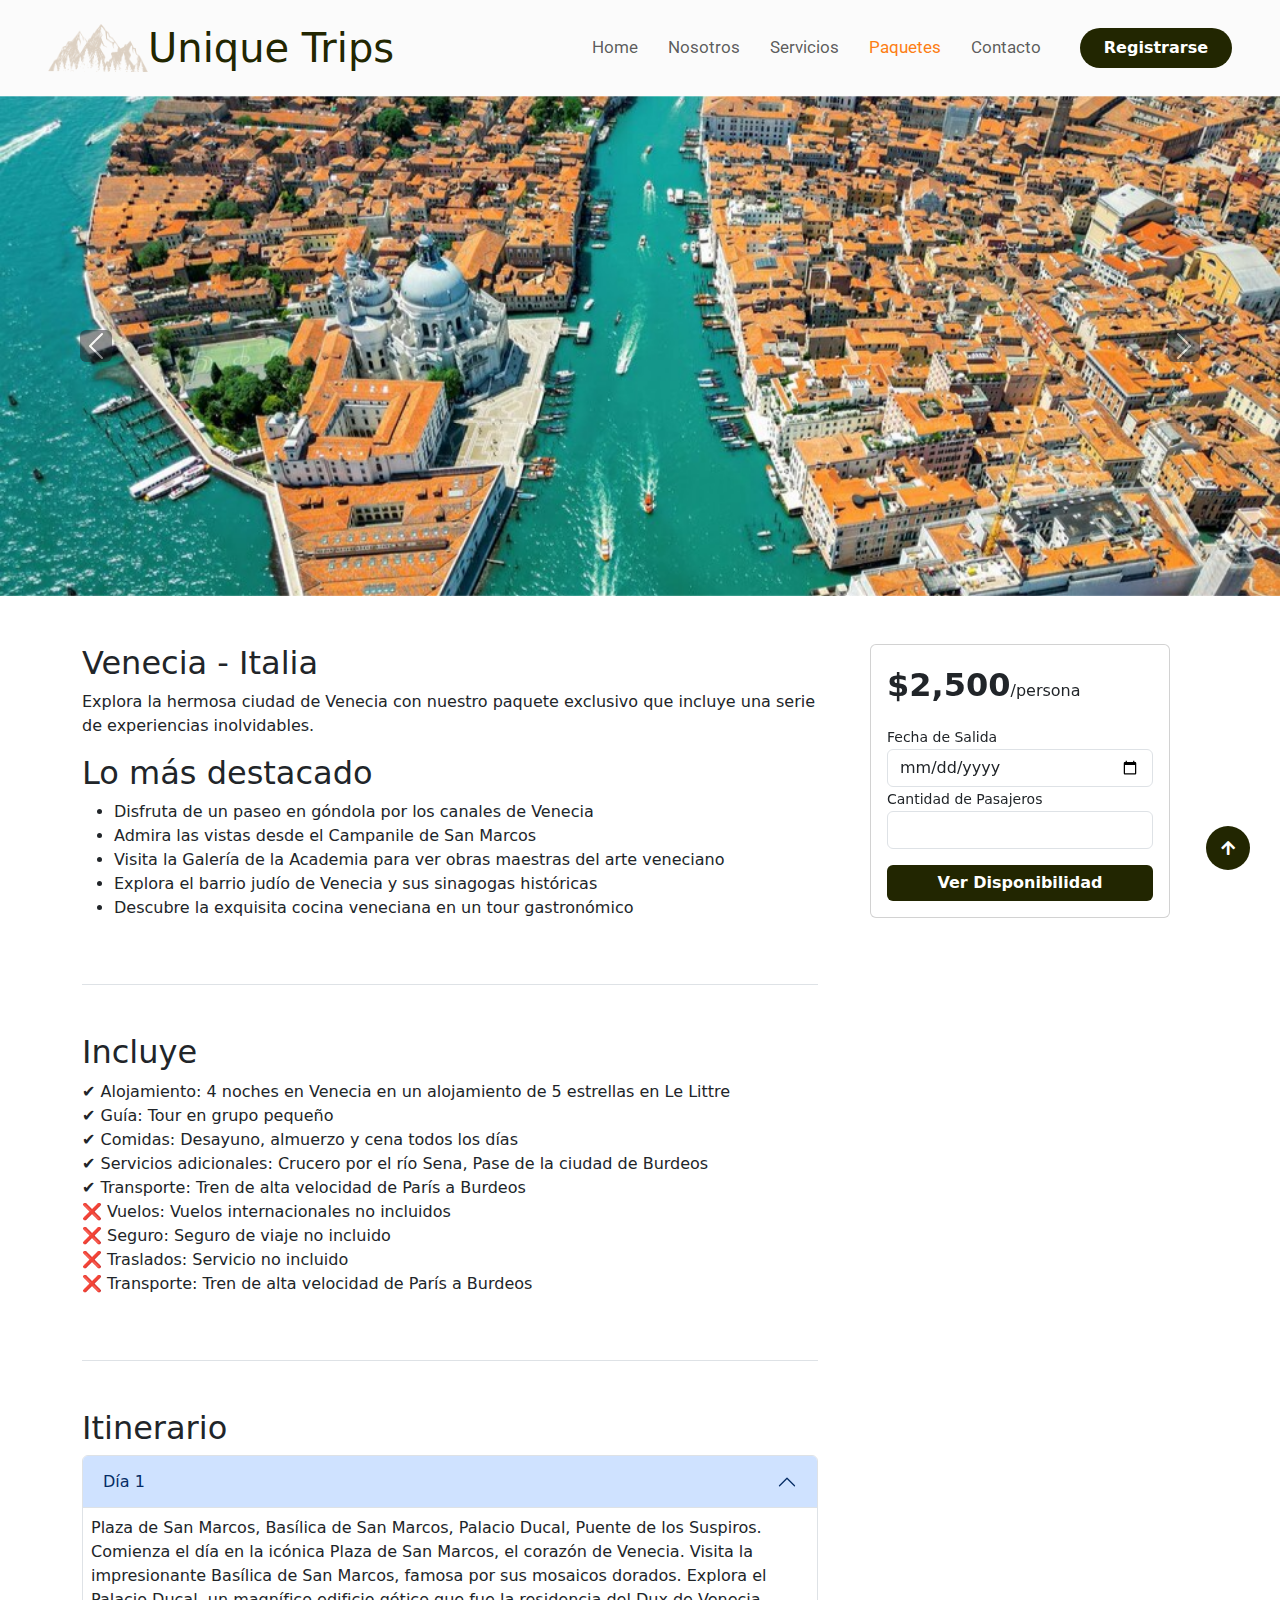
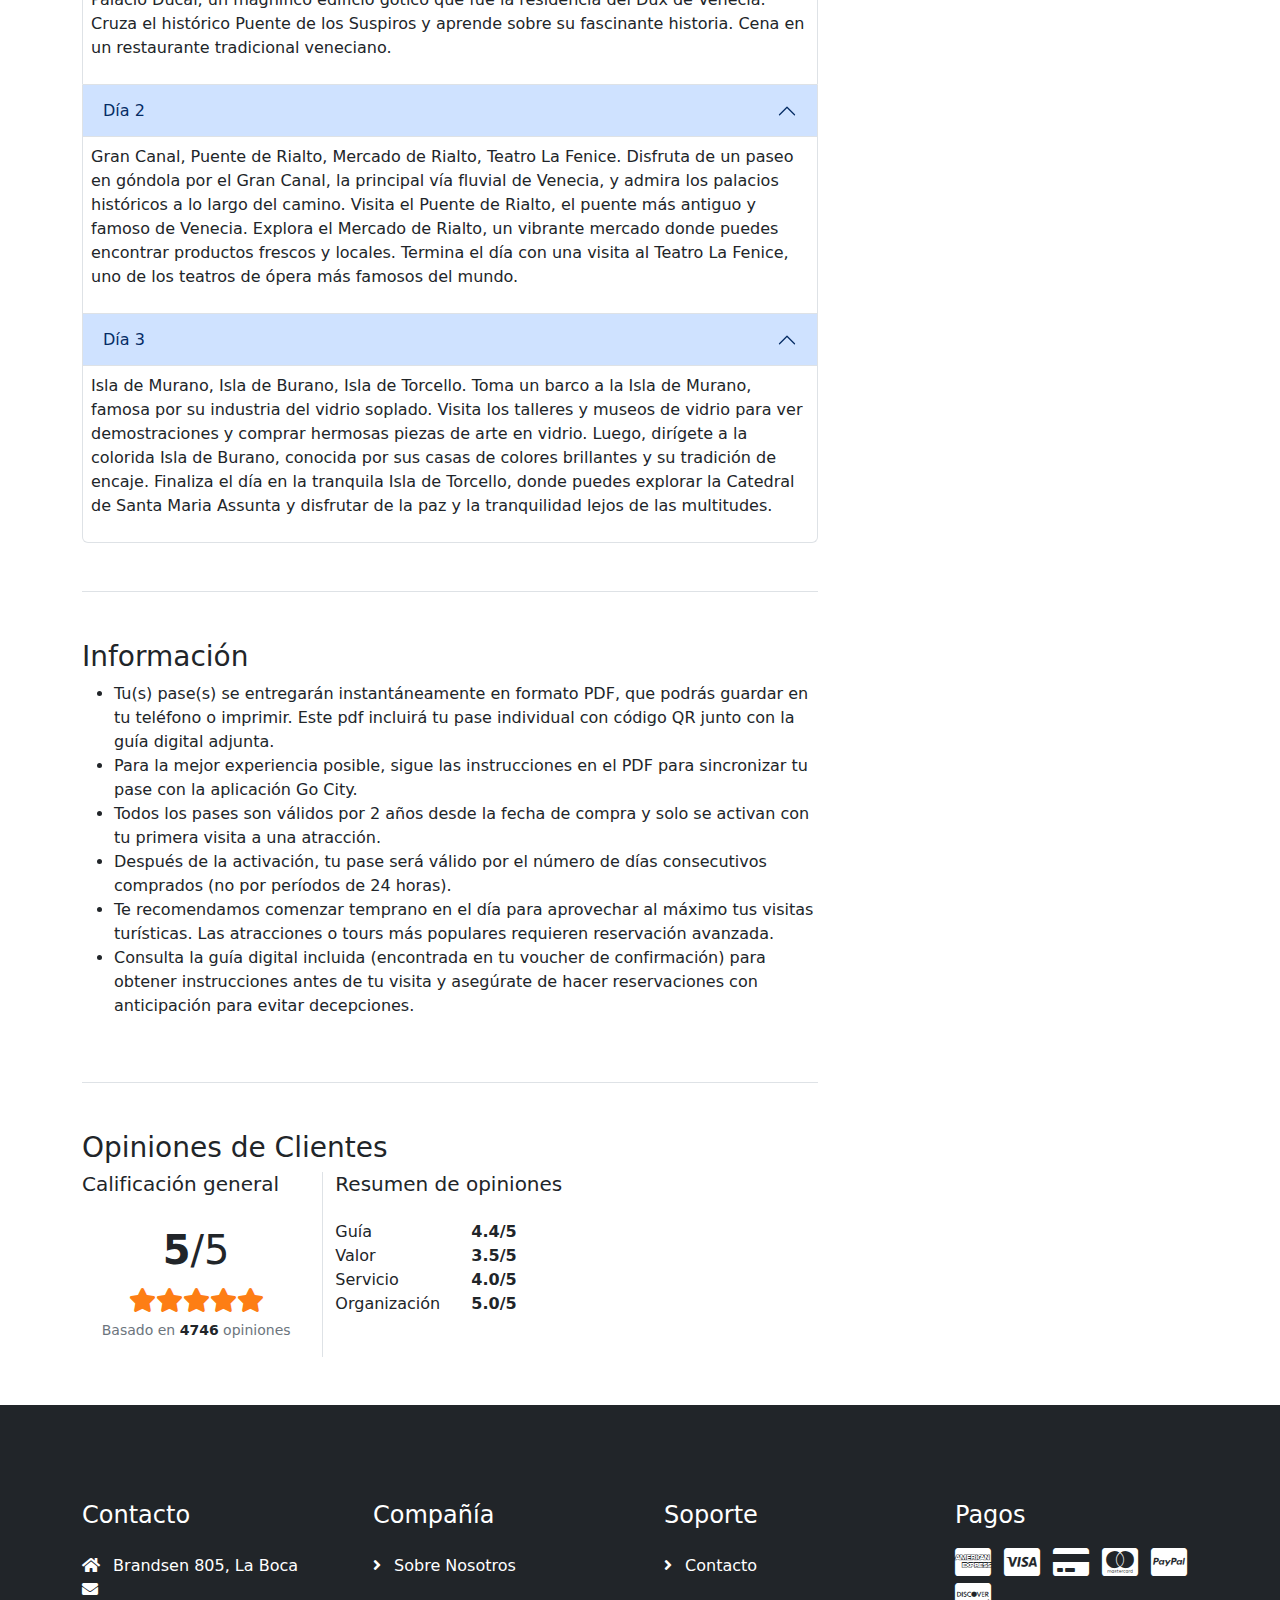
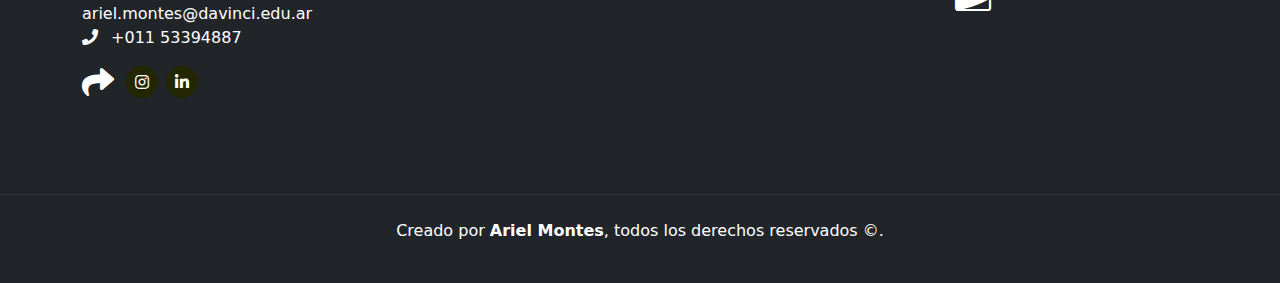
<file: pages/package-venecia.html>
<!DOCTYPE html>
<html lang="es">
    <head>
        <meta charset="utf-8">
        <title>Unique Trips - Sitio de viajes</title>
        <link rel="icon" href="./img/logo.webp" type="image/x-icon">
        <meta content="width=device-width, initial-scale=1.0" name="viewport">
        <meta content="" name="keywords">
        <meta content="" name="description">

        <!-- Google Web Fonts -->
        <link rel="preconnect" href="https://fonts.googleapis.com">
        <link rel="preconnect" href="https://fonts.gstatic.com" crossorigin>
        <link href="https://fonts.googleapis.com/css2?family=Jost:wght@500;600&family=Roboto&display=swap" rel="stylesheet"> 

        <!-- Icon Font Stylesheet -->
        <link rel="stylesheet" href="https://use.fontawesome.com/releases/v5.15.4/css/all.css">
        <link href="https://cdn.jsdelivr.net/npm/bootstrap-icons@1.4.1/font/bootstrap-icons.css" rel="stylesheet">

        <link href="https://cdn.jsdelivr.net/npm/bootstrap@5.3.3/dist/css/bootstrap.min.css" rel="stylesheet" integrity="sha384-QWTKZyjpPEjISv5WaRU9OFeRpok6YctnYmDr5pNlyT2bRjXh0JMhjY6hW+ALEwIH" crossorigin="anonymous">
        <script src="https://cdn.jsdelivr.net/npm/bootstrap@5.3.3/dist/js/bootstrap.bundle.min.js"></script>
        <!-- Customized Bootstrap Stylesheet -->

        <!-- Stylesheet -->
        <link href="../css/style.css" rel="stylesheet">
    </head>
    <body>

        <!-- Navbar & Hero Start -->
        <div class="container-fluid position-relative p-0">
            <nav class="navbar navbar-expand-lg navbar-pages px-4 px-lg-5 py-3 py-lg-0" style="background-color: #f5f5f566;">
                <a href="../index.html" class="navbar-brand p-0 d-flex">
                    <img src="../img/logo.webp" style="width: 100px; filter: invert(1);" alt="Logo Unique Trips"> 
                    <h1 class="m-0" style="color: #222601;">Unique Trips</h1>
                </a>
                <button class="navbar-toggler" type="button" data-bs-toggle="collapse" data-bs-target="#navbarCollapse">
                    <span class="fa fa-bars"></span>
                </button>
                <div class="collapse navbar-collapse" id="navbarCollapse">
                    <div class="navbar-nav ms-auto py-0">
                        <a href="../index.html" class="nav-item nav-link">Home</a>
                        <a href="./about.html" class="nav-item nav-link ">Nosotros</a>
                        <a href="./services.html" class="nav-item nav-link">Servicios</a>
                        <a href="./packages.html" class="nav-item nav-link active">Paquetes</a>
                        <a href="./contact.html" class="nav-item nav-link">Contacto</a>
                    </div>
                    <button  type="button" data-bs-toggle="modal" data-bs-target="#modalLogin" class="btn btn-primary rounded-pill py-2 px-4 ms-lg-4  boton-registrarse">Registrarse</button>
                </div>
            </nav>

            <!-- Modal Login -->
            <div class="modal fade" id="modalLogin" tabindex="-1" aria-labelledby="modalLogin" aria-hidden="true">
                <div class="modal-dialog">
                    <div class="modal-content">
                        <div class="modal-header">
                            <h5 class="modal-title" id="modalLoginTitle">Login</h5>
                            <button type="button" class="btn-close" data-bs-dismiss="modal" aria-label="Close"></button>
                        </div>
                        <div class="modal-body">
                            <div class="container-fluid">
                                <div class="container">
                                    <div class="row">
                                        <div class="col-lg-12 col-md-12">
                                            <div class="panel">
                                                <div class="panel-body p-3">
                                                    <form>
                                                        <div class="form-group py-2">
                                                            <div class="input-field"> 
                                                                <span class="far fa-user p-2"></span> 
                                                                <input type="text" placeholder="Usuario o Email" class="input-login" required> 
                                                            </div>
                                                        </div>
                                                        <div class="form-group py-1 pb-2">
                                                            <div class="input-field"> 
                                                                <span class="fas fa-lock px-2"></span> 
                                                                <input type="password" placeholder="Contraseña" class="input-login" required> 
                                                                <button class="btn bg-white text-muted"> 
                                                                    <span class="far fa-eye-slash"></span> 
                                                                </button> 
                                                            </div>
                                                        </div>
                                                        <div class="form-inline"> 
                                                            <input type="checkbox" name="remember" id="remember-login"> 
                                                            <label for="remember-login" class="text-muted">Recuerdame</label> 
                                                        </div>
                                                        <div class="btn btn-primary btn-block mt-3 btn-login">Login</div>
                                                        <div class="text-center pt-4 text-muted">¿No tienes una cuenta?  
                                                            <button 
                                                                type="button" data-bs-toggle="modal" 
                                                                data-bs-target="#modalRegistrarse" 
                                                                class="text-warning" style="border: none; background: none;"
                                                            >
                                                                Registrarse
                                                            </button>
                                                        </div>
                                                    </form>
                                                </div>
                                                <div class="mx-3 my-2 py-2 bordert">
                                                    <div class="text-center py-3"> 
                                                        <a href="#" class="px-2"> 
                                                            <img class="img-icon-login" src="../img/icono-facebook.png" alt="icono facebook"> 
                                                        </a> 
                                                        <a href="#" class="px-2"> 
                                                            <img class="img-icon-login" src="../img/icono-google.png" alt="icono google"> 
                                                        </a> 
                                                    
                                                    </div>
                                                </div>
                                            </div>
                                        </div>
                                    </div>
                                </div>
                            </div>
                        </div>
                    
                    </div>
                </div>
            </div>
            <!-- Modal Login -->

            <!-- Modal Registro -->
            <div class="modal fade" id="modalRegistrarse" tabindex="-1" aria-labelledby="modalRegistrarse" aria-hidden="true">
                <div class="modal-dialog">
                    <div class="modal-content">
                        <div class="modal-header">
                            <h5 class="modal-title" id="modalRegisterTitle">Registrarse</h5>
                            <button type="button" class="btn-close" data-bs-dismiss="modal" aria-label="Close"></button>
                        </div>
                        <div class="modal-body">
                            <div class="container-fluid">
                                <div class="container">
                                    <div class="row">
                                        <div class="col-lg-12 col-md-12">
                                            <div class="panel">
                                                <div class="panel-body p-3">
                                                    <form>
                                                        <div class="form-group py-2">
                                                            <div class="input-field"> 
                                                                <span class="far fa-user p-2"></span> 
                                                                <input type="text" placeholder="Usuario o Email" class="input-login" required> 
                                                            </div>
                                                        </div>
                                                        <div class="form-group py-1 pb-2">
                                                            <div class="input-field"> 
                                                                <span class="fas fa-lock px-2"></span> 
                                                                <input type="password" placeholder="Contraseña" class="input-login" required> 
                                                                <button class="btn bg-white text-muted"> 
                                                                    <span class="far fa-eye-slash"></span> 
                                                                </button> 
                                                            </div>
                                                        </div>
                                                        <div class="form-group py-1 pb-2">
                                                            <div class="input-field"> 
                                                                <span class="fas fa-lock px-2"></span> 
                                                                <input type="password" placeholder="Confirma la contraseña" class="input-login" required> 
                                                                <button class="btn bg-white text-muted"> 
                                                                    <span class="far fa-eye-slash"></span> 
                                                                </button> 
                                                            </div>
                                                        </div>
                                                        <div class="form-inline"> 
                                                            <input type="checkbox" name="remember" id="remember-register"> 
                                                            <label for="remember-register" class="text-muted text-warning">Recuerdame</label> 
                                                        
                                                        </div>
                                                        <div class="text-center pt-4 text-muted">
                                                            <div class="btn btn-primary btn-block mt-3 btn-login">Registrarse</div>
                                                        </div>
                                                    </form>
                                                </div>
                                                <div class="mx-3 my-2 py-2 bordert">
                                                    <div class="text-center py-3"> 
                                                        <a href="#" class="px-2"> 
                                                            <img class="img-icon-login" src="../img/icono-facebook.png" alt="icono facebook"> 
                                                        </a> 
                                                        <a href="#" class="px-2"> 
                                                            <img class="img-icon-login" src="../img/icono-google.png" alt="icono google"> 
                                                        </a> 
                                                    
                                                    </div>
                                                </div>
                                            </div>
                                        </div>
                                    </div>
                                </div>
                            </div>
                        </div>            
                    </div>
                </div>
            </div>
            <!-- Modal Registro -->
    
        </div>    
        <!-- Navbar & Hero End -->

        <!-- Paquete Venecia -->

        <!-- Header -->
        <div class="container-fluid position-relative p-0">
            <div id="carouselId" class="carousel slide carousel-package" data-bs-ride="carousel">
                <div class="carousel-inner" role="listbox">
                    <div class="carousel-item active">
                        <img src="../img/venecia2.jpg" class="img-fluid" alt="Banner Venecia">
                    </div>
                    <div class="carousel-item">
                        <img src="../img/venecia3.jpg" class="img-fluid" alt="Banner Venecia">
                    </div>
                    <div class="carousel-item">
                        <img src="../img/venecia4.jpg" class="img-fluid" alt="Banner Venecia">
                    </div>
                </div>
                <button class="carousel-control-prev" type="button" data-bs-target="#carouselId" data-bs-slide="prev">
                    <span class="carousel-control-prev-icon btn bg-dark" aria-hidden="false"></span>
                    <span class="visually-hidden">Previous</span>
                </button>
                <button class="carousel-control-next" type="button" data-bs-target="#carouselId" data-bs-slide="next">
                    <span class="carousel-control-next-icon btn bg-dark" aria-hidden="false"></span>
                    <span class="visually-hidden">Next</span>
                </button>
            </div>
        </div>
        <!-- Header End -->
        
        <div class="container mt-5 mb-5">
            <div class="row">
                <!-- Detalles del Paquete -->
                <div class="col-lg-8">
                    <h2>Venecia - Italia</h2>
                    <p>Explora la hermosa ciudad de Venecia con nuestro paquete exclusivo que incluye una serie de experiencias inolvidables.</p>

                    <div class="border-bottom pb-5 mb-5">
                        <h3>Lo más destacado</h3>
                        <ul>
                            <li>Disfruta de un paseo en góndola por los canales de Venecia</li>
                            <li>Admira las vistas desde el Campanile de San Marcos</li>
                            <li>Visita la Galería de la Academia para ver obras maestras del arte veneciano</li>
                            <li>Explora el barrio judío de Venecia y sus sinagogas históricas</li>
                            <li>Descubre la exquisita cocina veneciana en un tour gastronómico</li>
                        </ul>
                    </div>

                    <div class="border-bottom pb-5 mb-5">
                        <h3>Incluye</h3>
                        <ul class="list-unstyled lh-xl">
                            <li>✔ Alojamiento: 4 noches en Venecia en un alojamiento de 5 estrellas en Le Littre</li>
                            <li>✔ Guía: Tour en grupo pequeño</li>
                            <li>✔ Comidas: Desayuno, almuerzo y cena todos los días</li>
                            <li>✔ Servicios adicionales: Crucero por el río Sena, Pase de la ciudad de Burdeos</li>
                            <li>✔ Transporte: Tren de alta velocidad de París a Burdeos</li>
                            <li>❌ Vuelos: Vuelos internacionales no incluidos</li>
                            <li>❌ Seguro: Seguro de viaje no incluido</li>
                            <li>❌ Traslados: Servicio no incluido</li>
                            <li>❌ Transporte: Tren de alta velocidad de París a Burdeos</li>
                        </ul>
                    </div>

                    <div class="border-bottom pb-5 mb-5 accordion" id="accordionExample">
                        <h3>Itinerario</h3>
                    
                        <div class="accordion-item">
                            <h3 class="accordion-header" id="headingOne">
                                <button class="accordion-button" type="button" data-bs-toggle="collapse" data-bs-target="#collapseOne" aria-expanded="true" aria-controls="collapseOne">
                                    Día 1
                                </button>
                            </h3>
                            <p id="collapseOne" class="accordion-collapse collapse show p-2" aria-labelledby="headingOne" data-bs-parent="#accordionExample">
                                Plaza de San Marcos, Basílica de San Marcos, Palacio Ducal, Puente de los Suspiros. Comienza el día en la icónica Plaza de San Marcos, el corazón de Venecia. Visita la impresionante Basílica de San Marcos, famosa por sus mosaicos dorados. Explora el Palacio Ducal, un magnífico edificio gótico que fue la residencia del Dux de Venecia. Cruza el histórico Puente de los Suspiros y aprende sobre su fascinante historia. Cena en un restaurante tradicional veneciano.
                            </p>
                        </div>
                        <div class="accordion-item">
                            <h3 class="accordion-header" id="headingTwo">
                                <button class="accordion-button" type="button" data-bs-toggle="collapse" data-bs-target="#collapseTwo" aria-expanded="true" aria-controls="collapseTwo">
                                    Día 2
                                </button>
                            </h3>
                            <p id="collapseTwo" class="accordion-collapse collapse show p-2" aria-labelledby="headingTwo" data-bs-parent="#accordionExample">
                                Gran Canal, Puente de Rialto, Mercado de Rialto, Teatro La Fenice. Disfruta de un paseo en góndola por el Gran Canal, la principal vía fluvial de Venecia, y admira los palacios históricos a lo largo del camino. Visita el Puente de Rialto, el puente más antiguo y famoso de Venecia. Explora el Mercado de Rialto, un vibrante mercado donde puedes encontrar productos frescos y locales. Termina el día con una visita al Teatro La Fenice, uno de los teatros de ópera más famosos del mundo.
                            </p>
                        </div>
                        <div class="accordion-item">
                            <h3 class="accordion-header" id="headingThree">
                                <button class="accordion-button" type="button" data-bs-toggle="collapse" data-bs-target="#collapseThree" aria-expanded="true" aria-controls="collapseThree">
                                    Día 3
                                </button>
                            </h3>
                            <p id="collapseThree" class="accordion-collapse collapse show p-2" aria-labelledby="headingThree" data-bs-parent="#accordionExample">
                                Isla de Murano, Isla de Burano, Isla de Torcello. Toma un barco a la Isla de Murano, famosa por su industria del vidrio soplado. Visita los talleres y museos de vidrio para ver demostraciones y comprar hermosas piezas de arte en vidrio. Luego, dirígete a la colorida Isla de Burano, conocida por sus casas de colores brillantes y su tradición de encaje. Finaliza el día en la tranquila Isla de Torcello, donde puedes explorar la Catedral de Santa Maria Assunta y disfrutar de la paz y la tranquilidad lejos de las multitudes.
                            </p>
                        </div>
                    </div>
                    

                    <div class="border-bottom pb-5 mb-5">
                        <h3 class="title fs-3 mb-2">Información</h3>
                        <ul>
                            <li>Tu(s) pase(s) se entregarán instantáneamente en formato PDF, que podrás guardar en tu teléfono o imprimir. Este pdf incluirá tu pase individual con código QR junto con la guía digital adjunta.</li>
                            <li>Para la mejor experiencia posible, sigue las instrucciones en el PDF para sincronizar tu pase con la aplicación Go City.</li>
                            <li>Todos los pases son válidos por 2 años desde la fecha de compra y solo se activan con tu primera visita a una atracción.</li>
                            <li>Después de la activación, tu pase será válido por el número de días consecutivos comprados (no por períodos de 24 horas).</li>
                            <li>Te recomendamos comenzar temprano en el día para aprovechar al máximo tus visitas turísticas. Las atracciones o tours más populares requieren reservación avanzada.</li>
                            <li>Consulta la guía digital incluida (encontrada en tu voucher de confirmación) para obtener instrucciones antes de tu visita y asegúrate de hacer reservaciones con anticipación para evitar decepciones.</li>
                        </ul>
                    </div>

                    <div>
                        <h3 class="title fs-3">Opiniones de Clientes</h3>
                        <div class="d-flex row ">
                            <div class="col-12 col-lg-4 col-md-6 text-center" style="border-right: 1px solid var(--bs-border-color);">
                                <h5 class="mb-4 text-start">Calificación general</h5>
                                <div class="mb-2">
                                    <div class="fs-1 mb-2">
                                        <strong>5</strong><span>/5</span>
                                    </div>
                                    <div class="d-flex justify-content-center">
                                        <i class="fas fa-star text-warning" style="font-size: 24px;"></i>
                                        <i class="fas fa-star text-warning" style="font-size: 24px;"></i>
                                        <i class="fas fa-star text-warning" style="font-size: 24px;"></i>
                                        <i class="fas fa-star text-warning" style="font-size: 24px;"></i>
                                        <i class="fas fa-star text-warning" style="font-size: 24px;"></i>
                                    </div>
                                </div>
                                <p class="small text-secondary">Basado en <strong class="text-dark">4746</strong> opiniones</p>
                            </div>
                            <div class="col-12 col-lg-4 col-md-6">
                                <h5 class="mb-4">Resumen de opiniones</h5>
                                <div class="list-unstyled summary-list lh-xl">
                                    <div class="d-flex align-items-center">
                                        <span class="title" style="width: 120px;">Guía</span>
                                        <span class="bar ps-3 fw-semibold">4.4/5</span>
                                    </div>
                                    <div class="d-flex align-items-center">
                                        <span class="title" style="width: 120px;">Valor</span>
                                        <span class="bar ps-3 fw-semibold">3.5/5</span>
                                    </div>
                                    <div class="d-flex align-items-center">
                                        <span class="title" style="width: 120px;">Servicio</span>
                                        <span class="bar ps-3 fw-semibold">4.0/5</span>
                                    </div>
                                    <div class="d-flex align-items-center">
                                        <span class="title" style="width: 120px;">Organización</span>
                                        <span class="bar ps-3 fw-semibold">5.0/5</span>
                                    </div>
                                </div>
                            </div>
                        </div>
                    </div>
                </div>

                <!-- Tarjeta de Reserva -->
                <div class="col-lg-4 ">
                    <div class="card sticky width-card-reserva">
                        <div class="card-body">
                            <!-- <h4 class="card-title">Reserva tu Paquete</h4> -->
                            <p class="card-text"><strong style="font-size: 32px;">$2,500</strong>/persona</p>
                            <form>
                                <div class="form-group">
                                    <label for="fechaSalida" style="font-size: 14px; font-weight: 500;">Fecha de Salida</label>
                                    <input type="date" class="form-control" id="fechaSalida" required>
                                </div>
                                <div class="form-group">
                                    <label for="cantidadPasajeros" style="font-size: 14px; font-weight: 500;">Cantidad de Pasajeros</label>
                                    <input type="number" class="form-control" id="cantidadPasajeros" required>
                                </div>
                                <button type="button" data-bs-toggle="modal" data-bs-target="#modalReserva" class="btn btn-primary btn-block mt-3" style="width: 100%;">Ver Disponibilidad</button>
                            </form>
                        </div>
                    </div>
                </div>

                <!-- Modal Reserva -->
                <div class="modal fade" id="modalReserva" tabindex="-1" aria-labelledby="modalReserva" aria-hidden="true">
                    <div class="modal-dialog">
                    <div class="modal-content">
                        <div class="modal-header">
                        <h5 class="modal-title" id="modalReservaTitle">Reserva</h5>
                        <button type="button" class="btn-close" data-bs-dismiss="modal" aria-label="Close"></button>
                        </div>
                        <div class="modal-body">
                            <div class="border-bottom mb-3">
                                <h5>
                                    <i class="fa fa-calendar-alt"></i>
                                    <span>Fecha de salida</span>
                                </h5>
                                <div class="d-flex align-items-center justify-content-between">
                                    <div class="mb-3">
                                        <span class="text-secondary d-block small">From Wednesday</span>
                                        <strong class="fs-6 d-block">8 Mar, 2025</strong>
                                    </div>
                                    <div class="mb-3">
                                        <i class="fa fa-arrow-right"></i>
                                    </div>
                                    <div class="mb-3">
                                        <span class="text-secondary d-block small">To Tuesday</span>
                                        <strong class="fs-6 d-block">14 Mar, 2025</strong>
                                    </div>
                                </div>
                            </div>

                            <div class="border-bottom mb-3">
                                <h5>
                                    <i class="fa fa-bed"></i>
                                    <span>Hotel</span>
                                </h5>
                                <div class="d-flex align-items-center mb-3">
                                    <div class="d-flex align-items-center">
                                        <div class="d-flex justify-content-center">
                                            <i class="fas fa-star text-warning" style="font-size: 14px;"></i>
                                            <i class="fas fa-star text-warning" style="font-size: 14px;"></i>
                                            <i class="fas fa-star text-warning" style="font-size: 14px;"></i>
                                            <i class="fas fa-star text-warning" style="font-size: 14px;"></i>
                                            <i class="fas fa-star text-warning" style="font-size: 14px;"></i>
                                        </div>
                                        <span class="ms-1">(2 suites)</span>
                                    </div>
                                
                                </div>
                            </div>

                            <div class="mb-3">
                                <h5>
                                    <i class="fa fa-users"></i>
                                    <span>Viajeros</span>
                                </h5>
                                <div class=" mb-3">
                                    <div class="d-flex align-items-center justify-content-between mb-1">
                                    <span>Adultos (4):</span>
                                    <strong class="text-dark"><sup>$</sup>922.00</strong>
                                    </div>
                                    <div class="d-flex align-items-center justify-content-between mb-1">
                                        <span>Niños (3):</span>
                                        <strong class="text-dark"><sup>$</sup>751.50</strong>
                                    </div>
                                </div>

                                <div class="text-end">
                                    <div class="fw-bold-3 fs-2 text-dark">
                                        <strong class="text-dark"><sup>$</sup>1673.50</strong>
                                    </div>
                                    <p class="text-secondary small">* Todos los impuestos y tasas incluidos.</p>

                                </div>
                            </div>
                        </div>
                        <div class="modal-footer">
                            <button type="button" class="btn btn-secondary" data-bs-dismiss="modal">Cerrar</button>
                            <a href="./checkout.html" class="btn btn-primary">Reservar ahora</a>
                        </div>
                    </div>
                    </div>
                </div>
                <!-- Modal Reserva -->
            </div>
        </div>

       <!-- Footer Start -->
       <footer>
        <div class="container-fluid footer py-5">
            <div class="container py-5">
                <div class="row g-5">
                    <div class="col-md-6 col-lg-6 col-xl-3">
                        <div class="footer-item d-flex flex-column">
                            <h4 class="mb-4 text-white">Contacto</h4>
                            <span class="text-white"><i class="fas fa-home me-2"></i> Brandsen 805, La Boca</span>
                            <span class="text-white"><i class="fas fa-envelope me-2"></i>ariel.montes@davinci.edu.ar</span>
                            <a href="https://wa.me/01153394887" class="mb-3"><i class="fas fa-phone me-2"></i> +011 53394887</a>
                            <div class="d-flex align-items-center">
                                <i class="fas fa-share fa-2x text-white me-2"></i>
                                <a class="btn-square btn btn-primary rounded-circle mx-1" href="https://www.instagram.com/arieelmontes/" target="_blank">
                                    <i class="fab fa-instagram"></i>
                                </a>
                                <a class="btn-square btn btn-primary rounded-circle mx-1" href="https://www.linkedin.com/in/montesariel/" target="_blank">
                                    <i class="fab fa-linkedin-in"></i>
                                </a>
                            </div>
                        </div>
                    </div>
                    <div class="col-md-6 col-lg-6 col-xl-3">
                        <div class="footer-item d-flex flex-column">
                            <h4 class="mb-4 text-white">Compañía</h4>
                            <a href="./about.html"><i class="fas fa-angle-right me-2"></i> Sobre Nosotros</a>
                        </div>
                    </div>
                    <div class="col-md-6 col-lg-6 col-xl-3">
                        <div class="footer-item d-flex flex-column">
                            <h4 class="mb-4 text-white">Soporte</h4>
                            <a href="contact.html"><i class="fas fa-angle-right me-2"></i> Contacto</a> 
                        </div>
                    </div>
                    <div class="col-md-6 col-lg-6 col-xl-3">
                        <div class="footer-item">
                            <h4 class="text-white mb-3">Pagos</h4>
                            <div class="footer-bank-card">
                                <i class="fab fa-cc-amex fa-2x text-white me-2"></i>
                                <i class="fab fa-cc-visa fa-2x text-white me-2"></i>
                                <i class="fas fa-credit-card fa-2x text-white me-2"></i>
                                <i class="fab fa-cc-mastercard fa-2x text-white me-2"></i>
                                <i class="fab fa-cc-paypal fa-2x text-white me-2"></i>
                                <i class="fab fa-cc-discover fa-2x text-white me-2"></i>
                            </div>
                        </div>
                    </div>
                </div>
            </div>
        </div>
           
        <!-- Copyright Start -->
        <div class="container-fluid copyright text-body py-4">
            <div class="container">
                <p class="text-center text-white">Creado por <b>Ariel Montes</b>, todos los derechos reservados ©.</p> 
            </div>
        </div>
        <!-- Copyright End -->

        <!-- Back to Top -->
        <a href="#" class="btn btn-primary btn-primary-outline-0 btn-md-square back-to-top"><i class="fa fa-arrow-up"></i></a>   
    </footer>
    <!-- Footer End -->
    </body>
</html>
</file>
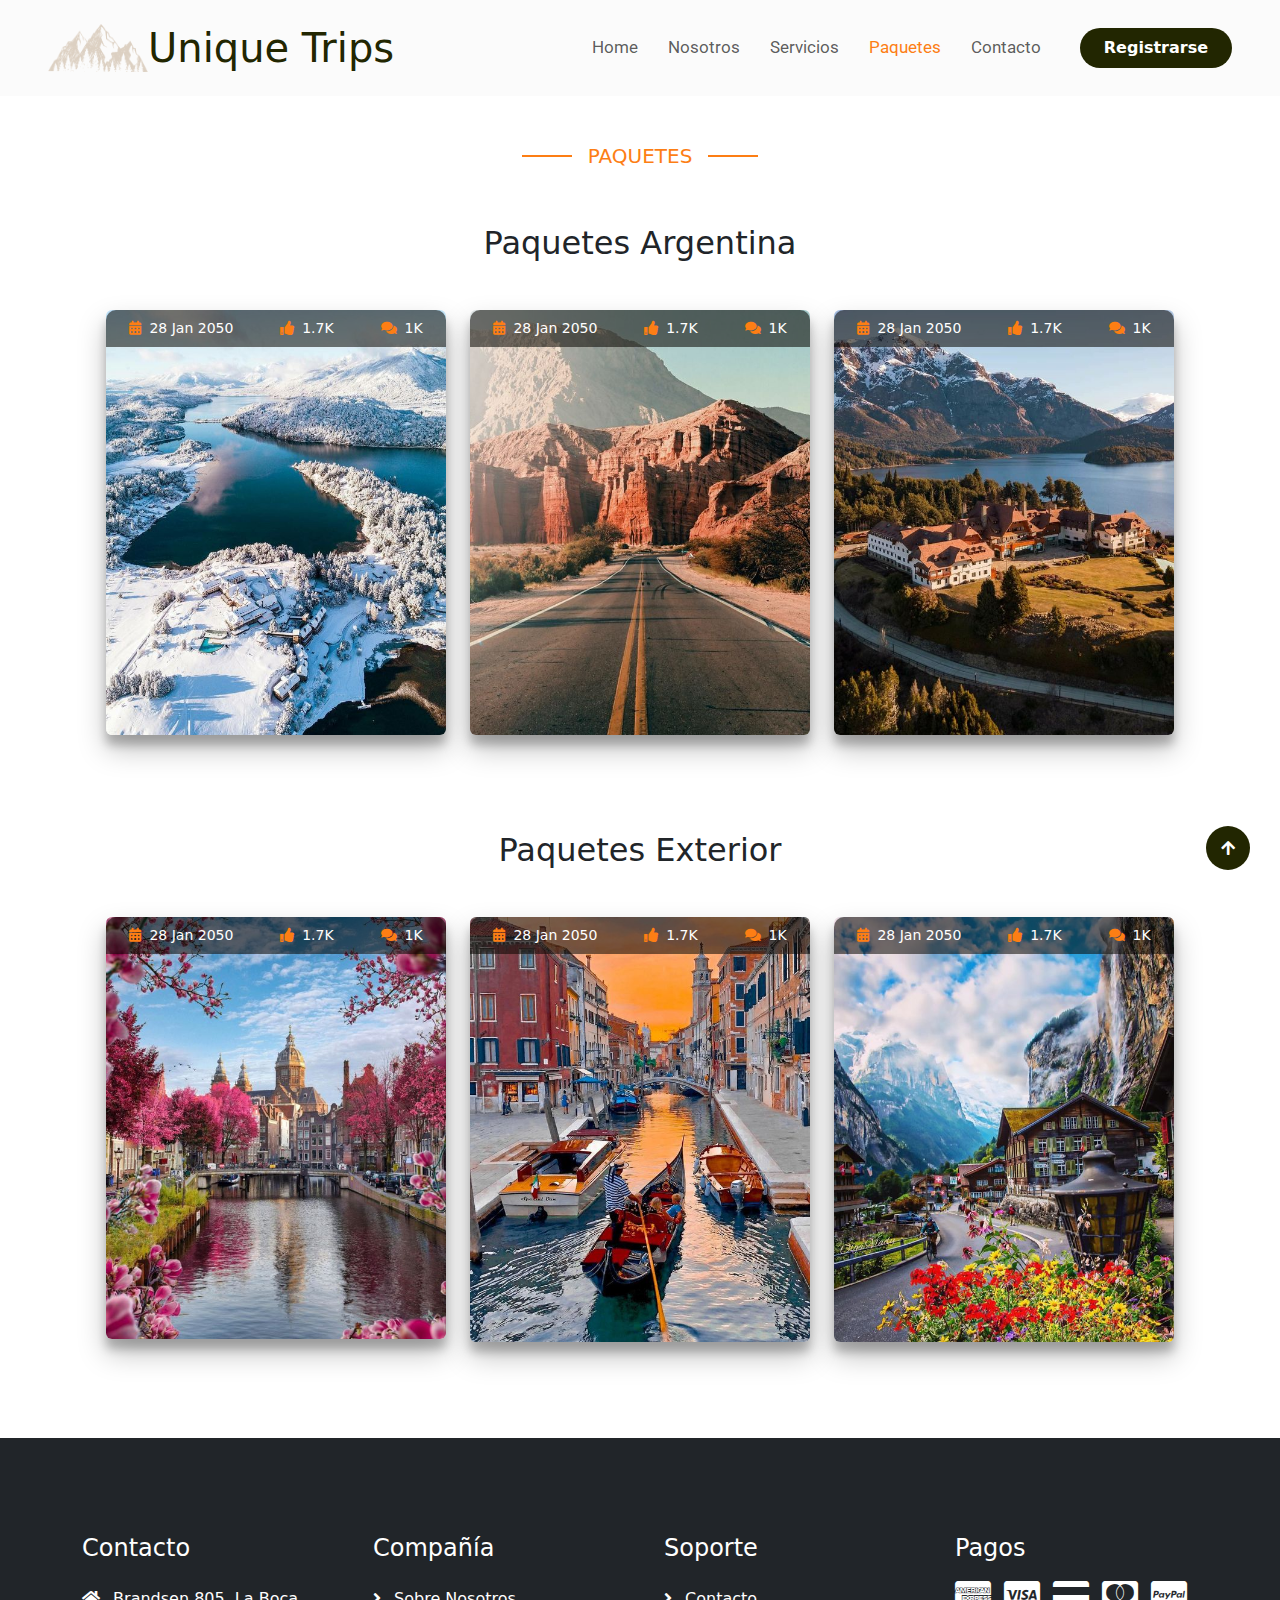
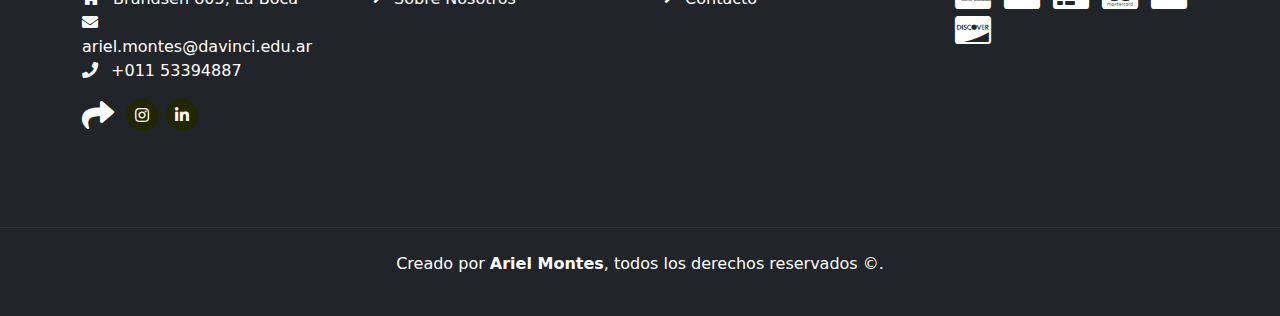
<file: pages/packages.html>
<!DOCTYPE html>
<html lang="es">

    <head>
        <meta charset="utf-8">
        <title>Unique Trips - Sitio de viajes</title>
        <link rel="icon" href="./img/logo.webp" type="image/x-icon">
        <meta content="width=device-width, initial-scale=1.0" name="viewport">
        <meta content="" name="keywords">
        <meta content="" name="description">

        <!-- Google Web Fonts -->
        <link rel="preconnect" href="https://fonts.googleapis.com">
        <link rel="preconnect" href="https://fonts.gstatic.com" crossorigin>
        <link href="https://fonts.googleapis.com/css2?family=Jost:wght@500;600&family=Roboto&display=swap" rel="stylesheet"> 

        <!-- Icon Font Stylesheet -->
        <link rel="stylesheet" href="https://use.fontawesome.com/releases/v5.15.4/css/all.css">
        <link href="https://cdn.jsdelivr.net/npm/bootstrap-icons@1.4.1/font/bootstrap-icons.css" rel="stylesheet">

        <link href="https://cdn.jsdelivr.net/npm/bootstrap@5.3.3/dist/css/bootstrap.min.css" rel="stylesheet" integrity="sha384-QWTKZyjpPEjISv5WaRU9OFeRpok6YctnYmDr5pNlyT2bRjXh0JMhjY6hW+ALEwIH" crossorigin="anonymous">
        <script src="https://cdn.jsdelivr.net/npm/bootstrap@5.3.3/dist/js/bootstrap.bundle.min.js"></script>
        <!-- Customized Bootstrap Stylesheet -->

        <!-- Template Stylesheet -->
        <link href="../css/style.css" rel="stylesheet">
    </head>

    <body>

         <!-- Navbar & Hero Start -->
         <div class="container-fluid position-relative p-0">
            <nav class="navbar navbar-expand-lg navbar-pages px-4 px-lg-5 py-3 py-lg-0" style="background-color: #f5f5f566;">
                <a href="../index.html" class="navbar-brand p-0 d-flex">
                    <img src="../img/logo.webp" style="width: 100px; filter: invert(1);" alt="Logo Unique Trips"> 
                    <h1 class="m-0" style="color: #222601;">Unique Trips</h1>
                </a>
                <button class="navbar-toggler" type="button" data-bs-toggle="collapse" data-bs-target="#navbarCollapse">
                    <span class="fa fa-bars"></span>
                </button>
                <div class="collapse navbar-collapse" id="navbarCollapse">
                    <div class="navbar-nav ms-auto py-0">
                        <a href="../index.html" class="nav-item nav-link">Home</a>
                        <a href="./about.html" class="nav-item nav-link ">Nosotros</a>
                        <a href="./services.html" class="nav-item nav-link">Servicios</a>
                        <a href="./packages.html" class="nav-item nav-link active">Paquetes</a>
                        <a href="./contact.html" class="nav-item nav-link">Contacto</a>
                    </div>
                    <button type="button" data-bs-toggle="modal" data-bs-target="#modalLogin"  class="btn btn-primary rounded-pill py-2 px-4 ms-lg-4  boton-registrarse">Registrarse</button>
                </div>
            </nav>

             <!-- Modal Login -->
             <div class="modal fade" id="modalLogin" tabindex="-1" aria-labelledby="modalLogin" aria-hidden="true">
                <div class="modal-dialog">
                    <div class="modal-content">
                        <div class="modal-header">
                            <h5 class="modal-title" id="modalLoginTitle">Login</h5>
                            <button type="button" class="btn-close" data-bs-dismiss="modal" aria-label="Close"></button>
                        </div>
                        <div class="modal-body">
                            <div class="container-fluid">
                                <div class="container">
                                    <div class="row">
                                        <div class="col-lg-12 col-md-12">
                                            <div class="panel">
                                                <div class="panel-body p-3">
                                                    <form>
                                                        <div class="form-group py-2">
                                                            <div class="input-field"> 
                                                                <span class="far fa-user p-2"></span> 
                                                                <input type="text" placeholder="Usuario o Email" class="input-login" required> 
                                                            </div>
                                                        </div>
                                                        <div class="form-group py-1 pb-2">
                                                            <div class="input-field"> 
                                                                <span class="fas fa-lock px-2"></span> 
                                                                <input type="password" placeholder="Contraseña" class="input-login" required> 
                                                                <button class="btn bg-white text-muted"> 
                                                                    <span class="far fa-eye-slash"></span> 
                                                                </button> 
                                                            </div>
                                                        </div>
                                                        <div class="form-inline"> 
                                                            <input type="checkbox" name="remember" id="remember-login"> 
                                                            <label for="remember-login" class="text-muted">Recuerdame</label> 
                                                        </div>
                                                        <div class="btn btn-primary btn-block mt-3 btn-login">Login</div>
                                                        <div class="text-center pt-4 text-muted">¿No tienes una cuenta?  
                                                            <button 
                                                                type="button" data-bs-toggle="modal" 
                                                                data-bs-target="#modalRegistrarse" 
                                                                class="text-warning" style="border: none; background: none;"
                                                            >
                                                                Registrarse
                                                            </button>
                                                        </div>
                                                    </form>
                                                </div>
                                                <div class="mx-3 my-2 py-2 bordert">
                                                    <div class="text-center py-3"> 
                                                        <a href="#" class="px-2"> 
                                                            <img class="img-icon-login" src="../img/icono-facebook.png" alt="icono facebook"> 
                                                        </a> 
                                                        <a href="#" class="px-2"> 
                                                            <img class="img-icon-login" src="../img/icono-google.png" alt="icono google"> 
                                                        </a> 
                                                    
                                                    </div>
                                                </div>
                                            </div>
                                        </div>
                                    </div>
                                </div>
                            </div>
                        </div>
                    
                    </div>
                </div>
            </div>
            <!-- Modal Login -->

            <!-- Modal Registro -->
            <div class="modal fade" id="modalRegistrarse" tabindex="-1" aria-labelledby="modalRegistrarse" aria-hidden="true">
                <div class="modal-dialog">
                    <div class="modal-content">
                        <div class="modal-header">
                            <h5 class="modal-title" id="modalRegisterTitle">Registrarse</h5>
                            <button type="button" class="btn-close" data-bs-dismiss="modal" aria-label="Close"></button>
                        </div>
                        <div class="modal-body">
                            <div class="container-fluid">
                                <div class="container">
                                    <div class="row">
                                        <div class="col-lg-12 col-md-12">
                                            <div class="panel">
                                                <div class="panel-body p-3">
                                                    <form>
                                                        <div class="form-group py-2">
                                                            <div class="input-field"> 
                                                                <span class="far fa-user p-2"></span> 
                                                                <input type="text" placeholder="Usuario o Email" class="input-login" required> 
                                                            </div>
                                                        </div>
                                                        <div class="form-group py-1 pb-2">
                                                            <div class="input-field"> 
                                                                <span class="fas fa-lock px-2"></span> 
                                                                <input type="password" placeholder="Contraseña" class="input-login" required> 
                                                                <button class="btn bg-white text-muted"> 
                                                                    <span class="far fa-eye-slash"></span> 
                                                                </button> 
                                                            </div>
                                                        </div>
                                                        <div class="form-group py-1 pb-2">
                                                            <div class="input-field"> 
                                                                <span class="fas fa-lock px-2"></span> 
                                                                <input type="password" placeholder="Confirma la contraseña" class="input-login" required> 
                                                                <button class="btn bg-white text-muted"> 
                                                                    <span class="far fa-eye-slash"></span> 
                                                                </button> 
                                                            </div>
                                                        </div>
                                                        <div class="form-inline"> 
                                                            <input type="checkbox" name="remember" id="remember-register"> 
                                                            <label for="remember-register" class="text-muted text-warning">Recuerdame</label> 
                                                        
                                                        </div>
                                                        <div class="text-center pt-4 text-muted">
                                                            <div class="btn btn-primary btn-block mt-3 btn-login">Registrarse</div>
                                                        </div>
                                                    </form>
                                                </div>
                                                <div class="mx-3 my-2 py-2 bordert">
                                                    <div class="text-center py-3"> 
                                                        <a href="#" class="px-2"> 
                                                            <img class="img-icon-login" src="../img/icono-facebook.png" alt="icono facebook"> 
                                                        </a> 
                                                        <a href="#" class="px-2"> 
                                                            <img class="img-icon-login" src="../img/icono-google.png" alt="icono google"> 
                                                        </a> 
                                                    
                                                    </div>
                                                </div>
                                            </div>
                                        </div>
                                    </div>
                                </div>
                            </div>
                        </div>            
                    </div>
                </div>
            </div>
            <!-- Modal Registro -->

        </div>    
        <!-- Navbar & Hero End -->

        <div class="container-fluid blog">
            <div class="container">
                <div class="mx-auto text-center mb-5">
                    <h5 class="section-title py-5 px-3">Paquetes</h5>
                    <h3 class="mb-0">Paquetes Argentina</h3>
                </div>

                 <!-- Packages -->
                <div class="container-fluid blog">
                    <div class="container ">
                        <div class="row g-4 justify-content-center">
                            <div class="col-lg-4 col-md-6">
                                <div class="blog-item rounded container-paquete">
                                    <div class="blog-img">
                                        <div class="blog-img-inner rounded">
                                            <img class="img-fluid w-100" src="../img/neuquen.jpg" alt="Paquete Neuquén">
                                        </div>
                                        <div class="blog-info d-flex align-items-center">
                                            <small class="flex-fill text-center text-white py-2"><i class="fa fa-calendar-alt text-warning me-2"></i>28 Jan 2050</small>
                                            <small class="btn-hover flex-fill text-center text-white py-2"><i class="fa fa-thumbs-up text-warning me-2"></i>1.7K</small>
                                            <small class="btn-hover flex-fill text-center text-white py-2"><i class="fa fa-comments text-warning me-2"></i>1K</small>
                                        </div>
                                        <div class="blog-content-overlay">
                                            <div class="blog-content p-4">
                                                <div>
                                                    <a href="./package-neuquen.html" class="h4 text-white"> Villa la Angostura - Neuquén</a>
                                                </div>
                                                <div class="my-3">
                                                    <a href="./package-neuquen.html" class="btn btn-primary rounded-pill py-2 px-4 d-flex justify-content-center">
                                                        Leer Más
                                                    </a>
                                                </div>
                                            </div>
                                        </div>
                                    </div>
                                </div>
                            </div>
                            <div class="col-lg-4 col-md-6">
                                <div class="blog-item rounded container-paquete">
                                    <div class="blog-img">
                                        <div class="blog-img-inner rounded">
                                            <img class="img-fluid w-100" src="../img/salta.jpg" alt="Paquete Salta">
                                        </div>
                                        <div class="blog-info d-flex align-items-center">
                                            <small class="flex-fill text-center text-white py-2"><i class="fa fa-calendar-alt text-warning me-2"></i>28 Jan 2050</small>
                                            <small class="btn-hover flex-fill text-center text-white py-2"><i class="fa fa-thumbs-up text-warning me-2"></i>1.7K</small>
                                            <small class="btn-hover flex-fill text-center text-white py-2"><i class="fa fa-comments text-warning me-2"></i>1K</small>
                                        </div>
                                        <div class="blog-content-overlay">
                                            <div class="blog-content p-4">
                                                <div>
                                                    <a href="./package-salta.html" class="h4 text-white"> Cafayate - Salta</a>
                                                </div>
                                                <div class="my-3">
                                                    <a href="./package-salta.html" class="btn btn-primary rounded-pill py-2 px-4 d-flex justify-content-center">
                                                        Leer Más
                                                    </a>
                                                </div>
                                            </div>
                                        </div>
                                    </div>
                                </div>
                            </div>
                            <div class="col-lg-4 col-md-6">
                                <div class="blog-item rounded container-paquete">
                                    <div class="blog-img">
                                        <div class="blog-img-inner rounded">
                                            <img class="img-fluid w-100" src="../img/bariloche.jpg" alt="Paquete Bariloche">
                                        </div>
                                        <div class="blog-info d-flex align-items-center">
                                            <small class="flex-fill text-center text-white py-2"><i class="fa fa-calendar-alt text-warning me-2"></i>28 Jan 2050</small>
                                            <small class="btn-hover flex-fill text-center text-white py-2"><i class="fa fa-thumbs-up text-warning me-2"></i>1.7K</small>
                                            <small class="btn-hover flex-fill text-center text-white py-2"><i class="fa fa-comments text-warning me-2"></i>1K</small>
                                        </div>
                                        <div class="blog-content-overlay">
                                            <div class="blog-content p-4">
                                                <div>
                                                    <a href="./package-bariloche.html" class="h4 text-white"> Bariloche - Río Negro</a>
                                                </div>
                                                <div class="my-3">
                                                    <a href="./package-bariloche.html" class="btn btn-primary rounded-pill py-2 px-4 d-flex justify-content-center">
                                                        Leer Más
                                                    </a>
                                                </div>
                                            </div>
                                        </div>
                                    </div>
                                </div>
                            </div>
                        </div>
                    </div>
                </div>
                <!-- Paquetes End -->
            </div>
        </div>
      
        <div class="container-fluid blog py-5">
            <div class="container py-5">
                <div class="mx-auto text-center mb-5">
                    <h3 class="mb-0">Paquetes Exterior</h3>             
                </div>

                <!-- Packages -->
                <div class="container-fluid blog">
                    <div class="container">
                        <div class="row g-4 justify-content-center">
                            <div class="col-lg-4 col-md-6">
                                <div class="blog-item rounded container-paquete">
                                    <div class="blog-img">
                                        <div class="blog-img-inner rounded">
                                            <img class="img-fluid w-100" src="../img/amsterdam.jpg" alt="Paquete Amsterdam">
                                        </div>
                                        <div class="blog-info d-flex align-items-center">
                                            <small class="flex-fill text-center text-white py-2"><i class="fa fa-calendar-alt text-warning me-2"></i>28 Jan 2050</small>
                                            <small class="btn-hover flex-fill text-center text-white py-2"><i class="fa fa-thumbs-up text-warning me-2"></i>1.7K</small>
                                            <small class="btn-hover flex-fill text-center text-white py-2"><i class="fa fa-comments text-warning me-2"></i>1K</small>
                                        </div>
                                        <div class="blog-content-overlay">
                                            <div class="blog-content p-4">
                                                <div>
                                                    <a href="./package-amsterdam.html" class="h4 text-white"> Amsterdam - Paises Bajos</a>
                                                </div>
                                                <div class="my-3">
                                                    <a href="./package-amsterdam.html" class="btn btn-primary rounded-pill py-2 px-4 d-flex justify-content-center">
                                                        Leer Más
                                                    </a>
                                                </div>
                                            </div>
                                        </div>
                                    </div>
                                </div>
                            </div>
                            <div class="col-lg-4 col-md-6">
                                <div class="blog-item rounded container-paquete">
                                    <div class="blog-img">
                                        <div class="blog-img-inner rounded">
                                            <img class="img-fluid w-100" src="../img/venecia.jpg" alt="Paquete Venecia">
                                        </div>
                                        <div class="blog-info d-flex align-items-center">
                                            <small class="flex-fill text-center text-white py-2"><i class="fa fa-calendar-alt text-warning me-2"></i>28 Jan 2050</small>
                                            <small class="btn-hover flex-fill text-center text-white py-2"><i class="fa fa-thumbs-up text-warning me-2"></i>1.7K</small>
                                            <small class="btn-hover flex-fill text-center text-white py-2"><i class="fa fa-comments text-warning me-2"></i>1K</small>
                                        </div>
                                        <div class="blog-content-overlay">
                                            <div class="blog-content p-4">
                                                <div>
                                                    <a href="./package-venecia.html" class="h4 text-white"> Venecia - Italia</a>
                                                </div>
                                                <div class="my-3">
                                                    <a href="./package-venecia.html" class="btn btn-primary rounded-pill py-2 px-4 d-flex justify-content-center">
                                                        Leer Más
                                                    </a>
                                                </div>
                                            </div>
                                        </div>
                                    </div>
                                </div>
                            </div>
                            <div class="col-lg-4 col-md-6">
                                <div class="blog-item rounded container-paquete">
                                    <div class="blog-img">
                                        <div class="blog-img-inner rounded">
                                            <img class="img-fluid w-100" src="../img/suiza.jpg" alt="Paquete Suiza">
                                        </div>
                                        <div class="blog-info d-flex align-items-center">
                                            <small class="flex-fill text-center text-white py-2"><i class="fa fa-calendar-alt text-warning me-2"></i>28 Jan 2050</small>
                                            <small class="btn-hover flex-fill text-center text-white py-2"><i class="fa fa-thumbs-up text-warning me-2"></i>1.7K</small>
                                            <small class="btn-hover flex-fill text-center text-white py-2"><i class="fa fa-comments text-warning me-2"></i>1K</small>
                                        </div>
                                        <div class="blog-content-overlay">
                                            <div class="blog-content p-4">
                                                <div>
                                                    <a href="./package-suiza.html" class="h4 text-white"> Ginebra - Suiza</a>
                                                </div>
                                                <div class="my-3">
                                                    <a href="./package-suiza.html" class="btn btn-primary rounded-pill py-2 px-4 d-flex justify-content-center">
                                                        Leer Más
                                                    </a>
                                                </div>
                                            </div>
                                        </div>
                                    </div>
                                </div>
                            </div>
                        </div>
                    </div>
                </div>
                <!-- Paquetes End -->
            </div>
        </div>

        <!-- Footer Start -->
        <footer>
            <div class="container-fluid footer py-5">
                <div class="container py-5">
                    <div class="row g-5">
                        <div class="col-md-6 col-lg-6 col-xl-3">
                            <div class="footer-item d-flex flex-column">
                                <h4 class="mb-4 text-white">Contacto</h4>
                                <span class="text-white"><i class="fas fa-home me-2"></i> Brandsen 805, La Boca</span>
                                <span class="text-white"><i class="fas fa-envelope me-2"></i>ariel.montes@davinci.edu.ar</span>
                                <a href="https://wa.me/01153394887" class="mb-3"><i class="fas fa-phone me-2"></i> +011 53394887</a>
                                <div class="d-flex align-items-center">
                                    <i class="fas fa-share fa-2x text-white me-2"></i>
                                    <a class="btn-square btn btn-primary rounded-circle mx-1" href="https://www.instagram.com/arieelmontes/" target="_blank">
                                        <i class="fab fa-instagram"></i>
                                    </a>
                                    <a class="btn-square btn btn-primary rounded-circle mx-1" href="https://www.linkedin.com/in/montesariel/" target="_blank">
                                        <i class="fab fa-linkedin-in"></i>
                                    </a>
                                </div>
                            </div>
                        </div>
                        <div class="col-md-6 col-lg-6 col-xl-3">
                            <div class="footer-item d-flex flex-column">
                                <h4 class="mb-4 text-white">Compañía</h4>
                                <a href="./about.html"><i class="fas fa-angle-right me-2"></i> Sobre Nosotros</a>
                            </div>
                        </div>
                        <div class="col-md-6 col-lg-6 col-xl-3">
                            <div class="footer-item d-flex flex-column">
                                <h4 class="mb-4 text-white">Soporte</h4>
                                <a href="contact.html"><i class="fas fa-angle-right me-2"></i> Contacto</a> 
                            </div>
                        </div>
                        <div class="col-md-6 col-lg-6 col-xl-3">
                            <div class="footer-item">
                                <h4 class="text-white mb-3">Pagos</h4>
                                <div class="footer-bank-card">
                                    <i class="fab fa-cc-amex fa-2x text-white me-2"></i>
                                    <i class="fab fa-cc-visa fa-2x text-white me-2"></i>
                                    <i class="fas fa-credit-card fa-2x text-white me-2"></i>
                                    <i class="fab fa-cc-mastercard fa-2x text-white me-2"></i>
                                    <i class="fab fa-cc-paypal fa-2x text-white me-2"></i>
                                    <i class="fab fa-cc-discover fa-2x text-white me-2"></i>
                                </div>
                            </div>
                        </div>
                    </div>
                </div>
            </div>
               
            <!-- Copyright Start -->
            <div class="container-fluid copyright text-body py-4">
                <div class="container">
                    <p class="text-center text-white">Creado por <b>Ariel Montes</b>, todos los derechos reservados ©.</p> 
                </div>
            </div>
            <!-- Copyright End -->
    
            <!-- Back to Top -->
            <a href="#" class="btn btn-primary btn-primary-outline-0 btn-md-square back-to-top"><i class="fa fa-arrow-up"></i></a>   
        </footer>
        <!-- Footer End -->
 
    </body>
</html>
</file>
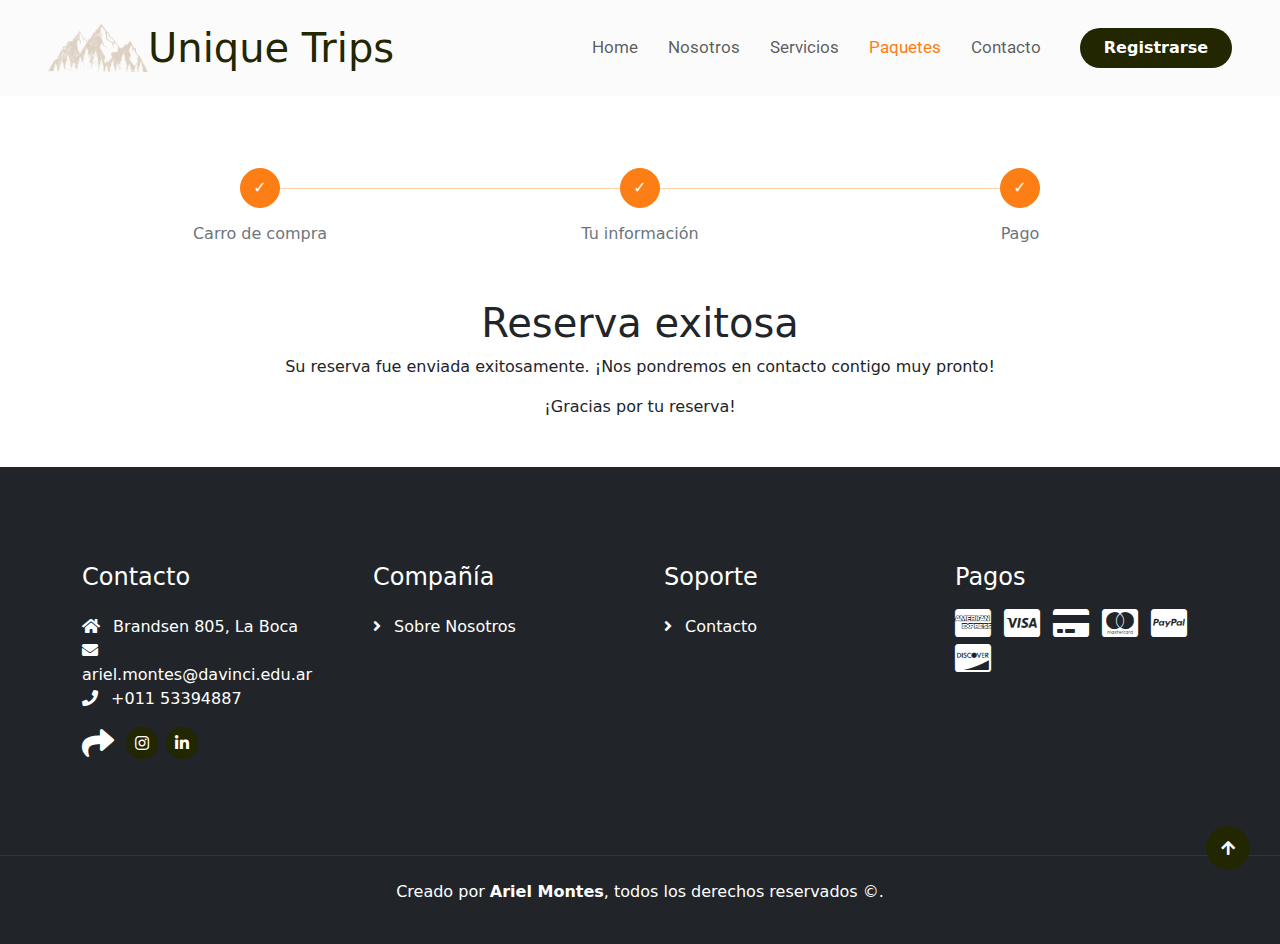
<file: pages/payment-successful.html>
<!DOCTYPE html>
<html lang="es">

    <head>
        <meta charset="utf-8">
        <title>Unique Trips - Sitio de viajes</title>
        <link rel="icon" href="./img/logo.webp" type="image/x-icon">
        <meta content="width=device-width, initial-scale=1.0" name="viewport">
        <meta content="" name="keywords">
        <meta content="" name="description">

         <!-- Google Web Fonts -->
         <link rel="preconnect" href="https://fonts.googleapis.com">
         <link rel="preconnect" href="https://fonts.gstatic.com" crossorigin>
         <link href="https://fonts.googleapis.com/css2?family=Jost:wght@500;600&family=Roboto&display=swap" rel="stylesheet"> 
 
         <!-- Icon Font Stylesheet -->
         <link rel="stylesheet" href="https://use.fontawesome.com/releases/v5.15.4/css/all.css">
         <link href="https://cdn.jsdelivr.net/npm/bootstrap-icons@1.4.1/font/bootstrap-icons.css" rel="stylesheet">
 
         <link href="https://cdn.jsdelivr.net/npm/bootstrap@5.3.3/dist/css/bootstrap.min.css" rel="stylesheet" integrity="sha384-QWTKZyjpPEjISv5WaRU9OFeRpok6YctnYmDr5pNlyT2bRjXh0JMhjY6hW+ALEwIH" crossorigin="anonymous">
         <script src="https://cdn.jsdelivr.net/npm/bootstrap@5.3.3/dist/js/bootstrap.bundle.min.js"></script>
         <!-- Customized Bootstrap Stylesheet -->

        <!-- Template Stylesheet -->
        <link href="../css/style.css" rel="stylesheet">
    </head>

    <body>

         <!-- Navbar & Hero Start -->
         <div class="container-fluid position-relative p-0">
            <nav class="navbar navbar-expand-lg navbar-pages px-4 px-lg-5 py-3 py-lg-0" style="background-color: #f5f5f566;">
                <a href="../index.html" class="navbar-brand p-0 d-flex">
                    <img src="../img/logo.webp" style="width: 100px; filter: invert(1);" alt="Logo Unique Trips"> 
                    <h1 class="m-0" style="color: #222601;">Unique Trips</h1>
                </a>
                <button class="navbar-toggler" type="button" data-bs-toggle="collapse" data-bs-target="#navbarCollapse">
                    <span class="fa fa-bars"></span>
                </button>
                <div class="collapse navbar-collapse" id="navbarCollapse">
                    <div class="navbar-nav ms-auto py-0">
                        <a href="../index.html" class="nav-item nav-link">Home</a>
                        <a href="./about.html" class="nav-item nav-link ">Nosotros</a>
                        <a href="./services.html" class="nav-item nav-link">Servicios</a>
                        <a href="./packages.html" class="nav-item nav-link active">Paquetes</a>
                        <a href="./contact.html" class="nav-item nav-link">Contacto</a>
                    </div>
                    <button type="button" data-bs-toggle="modal" data-bs-target="#modalLogin"  class="btn btn-primary rounded-pill py-2 px-4 ms-lg-4  boton-registrarse">Registrarse</button>
                </div>
            </nav>

             <!-- Modal Login -->
             <div class="modal fade" id="modalLogin" tabindex="-1" aria-labelledby="modalLogin" aria-hidden="true">
                <div class="modal-dialog">
                    <div class="modal-content">
                        <div class="modal-header">
                            <h5 class="modal-title" id="modalLoginTitle">Login</h5>
                            <button type="button" class="btn-close" data-bs-dismiss="modal" aria-label="Close"></button>
                        </div>
                        <div class="modal-body">
                            <div class="container-fluid">
                                <div class="container">
                                    <div class="row">
                                        <div class="col-lg-12 col-md-12">
                                            <div class="panel">
                                                <div class="panel-body p-3">
                                                    <form>
                                                        <div class="form-group py-2">
                                                            <div class="input-field"> 
                                                                <span class="far fa-user p-2"></span> 
                                                                <input type="text" placeholder="Usuario o Email" class="input-login" required> 
                                                            </div>
                                                        </div>
                                                        <div class="form-group py-1 pb-2">
                                                            <div class="input-field"> 
                                                                <span class="fas fa-lock px-2"></span> 
                                                                <input type="password" placeholder="Contraseña" class="input-login" required> 
                                                                <button class="btn bg-white text-muted"> 
                                                                    <span class="far fa-eye-slash"></span> 
                                                                </button> 
                                                            </div>
                                                        </div>
                                                        <div class="form-inline"> 
                                                            <input type="checkbox" name="remember" id="remember-login"> 
                                                            <label for="remember-login" class="text-muted">Recuerdame</label> 
                                                        </div>
                                                        <div class="btn btn-primary btn-block mt-3 btn-login">Login</div>
                                                        <div class="text-center pt-4 text-muted">¿No tienes una cuenta?  
                                                            <button 
                                                                type="button" data-bs-toggle="modal" 
                                                                data-bs-target="#modalRegistrarse" 
                                                                class="text-warning" style="border: none; background: none;"
                                                            >
                                                                Registrarse
                                                            </button>
                                                        </div>
                                                    </form>
                                                </div>
                                                <div class="mx-3 my-2 py-2 bordert">
                                                    <div class="text-center py-3"> 
                                                        <a href="#" class="px-2"> 
                                                            <img class="img-icon-login" src="../img/icono-facebook.png" alt="icono facebook"> 
                                                        </a> 
                                                        <a href="#" class="px-2"> 
                                                            <img class="img-icon-login" src="../img/icono-google.png" alt="icono google"> 
                                                        </a> 
                                                    
                                                    </div>
                                                </div>
                                            </div>
                                        </div>
                                    </div>
                                </div>
                            </div>
                        </div>
                    
                    </div>
                </div>
            </div>
            <!-- Modal Login -->

            <!-- Modal Registro -->
            <div class="modal fade" id="modalRegistrarse" tabindex="-1" aria-labelledby="modalRegistrarse" aria-hidden="true">
                <div class="modal-dialog">
                    <div class="modal-content">
                        <div class="modal-header">
                            <h5 class="modal-title" id="modalRegisterTitle">Registrarse</h5>
                            <button type="button" class="btn-close" data-bs-dismiss="modal" aria-label="Close"></button>
                        </div>
                        <div class="modal-body">
                            <div class="container-fluid">
                                <div class="container">
                                    <div class="row">
                                        <div class="col-lg-12 col-md-12">
                                            <div class="panel">
                                                <div class="panel-body p-3">
                                                    <form>
                                                        <div class="form-group py-2">
                                                            <div class="input-field"> 
                                                                <span class="far fa-user p-2"></span> 
                                                                <input type="text" placeholder="Usuario o Email" class="input-login" required> 
                                                            </div>
                                                        </div>
                                                        <div class="form-group py-1 pb-2">
                                                            <div class="input-field"> 
                                                                <span class="fas fa-lock px-2"></span> 
                                                                <input type="password" placeholder="Contraseña" class="input-login" required> 
                                                                <button class="btn bg-white text-muted"> 
                                                                    <span class="far fa-eye-slash"></span> 
                                                                </button> 
                                                            </div>
                                                        </div>
                                                        <div class="form-group py-1 pb-2">
                                                            <div class="input-field"> 
                                                                <span class="fas fa-lock px-2"></span> 
                                                                <input type="password" placeholder="Confirma la contraseña" class="input-login" required> 
                                                                <button class="btn bg-white text-muted"> 
                                                                    <span class="far fa-eye-slash"></span> 
                                                                </button> 
                                                            </div>
                                                        </div>
                                                        <div class="form-inline"> 
                                                            <input type="checkbox" name="remember" id="remember-register"> 
                                                            <label for="remember-register" class="text-muted text-warning">Recuerdame</label> 
                                                        
                                                        </div>
                                                        <div class="text-center pt-4 text-muted">
                                                            <div class="btn btn-primary btn-block mt-3 btn-login">Registrarse</div>
                                                        </div>
                                                    </form>
                                                </div>
                                                <div class="mx-3 my-2 py-2 bordert">
                                                    <div class="text-center py-3"> 
                                                        <a href="#" class="px-2"> 
                                                            <img class="img-icon-login" src="../img/icono-facebook.png" alt="icono facebook"> 
                                                        </a> 
                                                        <a href="#" class="px-2"> 
                                                            <img class="img-icon-login" src="../img/icono-google.png" alt="icono google"> 
                                                        </a> 
                                                    
                                                    </div>
                                                </div>
                                            </div>
                                        </div>
                                    </div>
                                </div>
                            </div>
                        </div>            
                    </div>
                </div>
            </div>
            <!-- Modal Registro -->

        </div>    
        <!-- Navbar & Hero End -->

        <div class="container mt-5 mb-5">
            <div class="ps-horizontal text-center pt-4 mb-5">
                <ul class="row justify-content-center mb-0 list-unstyled position-relative">
                    <li class="col-4">
                        <div class="position-relative ps-item ps-status-done">
                            <div class="mb-0 mb-md-3">
                                <span class="d-inline-flex justify-content-center align-items-center circle-checkout-checked">✓</span>
                            </div>
                        </div>
                        <div class="d-none d-md-block">
                            <h6 class="mb-2 text-secondary fw-bold-1">Carro de compra</h6>
                        </div>
                    </li>
                    <li class="col-4">
                        <div class="position-relative ps-item ps-status-process">
                            <div class="mb-0 mb-md-3">
                                <span class="d-inline-flex justify-content-center align-items-center circle-checkout-checked">✓</span>
                            </div>
                        </div>
                        <div class="d-none d-md-block">
                            <h6 class="mb-2 text-secondary fw-bold-1">Tu información</h6>
                        </div>
                    </li>
                    <li class="col-4">
                        <div class="position-relative ps-item">
                            <div class="mb-0 mb-md-3">
                                <span class="d-inline-flex justify-content-center align-items-center circle-checkout-checked">✓</span>
                            </div>
                        </div>
                        <div class="d-none d-md-block">
                            <h6 class="mb-2 text-secondary fw-bold-1">Pago</h6>
                        </div>
                    </li>
                </ul>
            </div>

            <div class="heading text-center">
                <h1 class="title fs-1">Reserva exitosa</h1>
                <p>Su reserva fue enviada exitosamente. ¡Nos pondremos en contacto contigo muy pronto!</p>
                <p>¡Gracias por tu reserva!</p>
            </div>
        </div>


       <!-- Footer Start -->
       <footer>
        <div class="container-fluid footer py-5">
            <div class="container py-5">
                <div class="row g-5">
                    <div class="col-md-6 col-lg-6 col-xl-3">
                        <div class="footer-item d-flex flex-column">
                            <h4 class="mb-4 text-white">Contacto</h4>
                            <span class="text-white"><i class="fas fa-home me-2"></i> Brandsen 805, La Boca</span>
                            <span class="text-white"><i class="fas fa-envelope me-2"></i>ariel.montes@davinci.edu.ar</span>
                            <a href="https://wa.me/01153394887" class="mb-3"><i class="fas fa-phone me-2"></i> +011 53394887</a>
                            <div class="d-flex align-items-center">
                                <i class="fas fa-share fa-2x text-white me-2"></i>
                                <a class="btn-square btn btn-primary rounded-circle mx-1" href="https://www.instagram.com/arieelmontes/" target="_blank">
                                    <i class="fab fa-instagram"></i>
                                </a>
                                <a class="btn-square btn btn-primary rounded-circle mx-1" href="https://www.linkedin.com/in/montesariel/" target="_blank">
                                    <i class="fab fa-linkedin-in"></i>
                                </a>
                            </div>
                        </div>
                    </div>
                    <div class="col-md-6 col-lg-6 col-xl-3">
                        <div class="footer-item d-flex flex-column">
                            <h4 class="mb-4 text-white">Compañía</h4>
                            <a href="./about.html"><i class="fas fa-angle-right me-2"></i> Sobre Nosotros</a>
                        </div>
                    </div>
                    <div class="col-md-6 col-lg-6 col-xl-3">
                        <div class="footer-item d-flex flex-column">
                            <h4 class="mb-4 text-white">Soporte</h4>
                            <a href="contact.html"><i class="fas fa-angle-right me-2"></i> Contacto</a> 
                        </div>
                    </div>
                    <div class="col-md-6 col-lg-6 col-xl-3">
                        <div class="footer-item">
                            <h4 class="text-white mb-3">Pagos</h4>
                            <div class="footer-bank-card">
                                <i class="fab fa-cc-amex fa-2x text-white me-2"></i>
                                <i class="fab fa-cc-visa fa-2x text-white me-2"></i>
                                <i class="fas fa-credit-card fa-2x text-white me-2"></i>
                                <i class="fab fa-cc-mastercard fa-2x text-white me-2"></i>
                                <i class="fab fa-cc-paypal fa-2x text-white me-2"></i>
                                <i class="fab fa-cc-discover fa-2x text-white me-2"></i>
                            </div>
                        </div>
                    </div>
                </div>
            </div>
        </div>
           
        <!-- Copyright Start -->
        <div class="container-fluid copyright text-body py-4">
            <div class="container">
                <p class="text-center text-white">Creado por <b>Ariel Montes</b>, todos los derechos reservados ©.</p> 
            </div>
        </div>
        <!-- Copyright End -->

        <!-- Back to Top -->
        <a href="#" class="btn btn-primary btn-primary-outline-0 btn-md-square back-to-top"><i class="fa fa-arrow-up"></i></a>   
    </footer>
    <!-- Footer End -->
      
    </body>
</html>
</file>
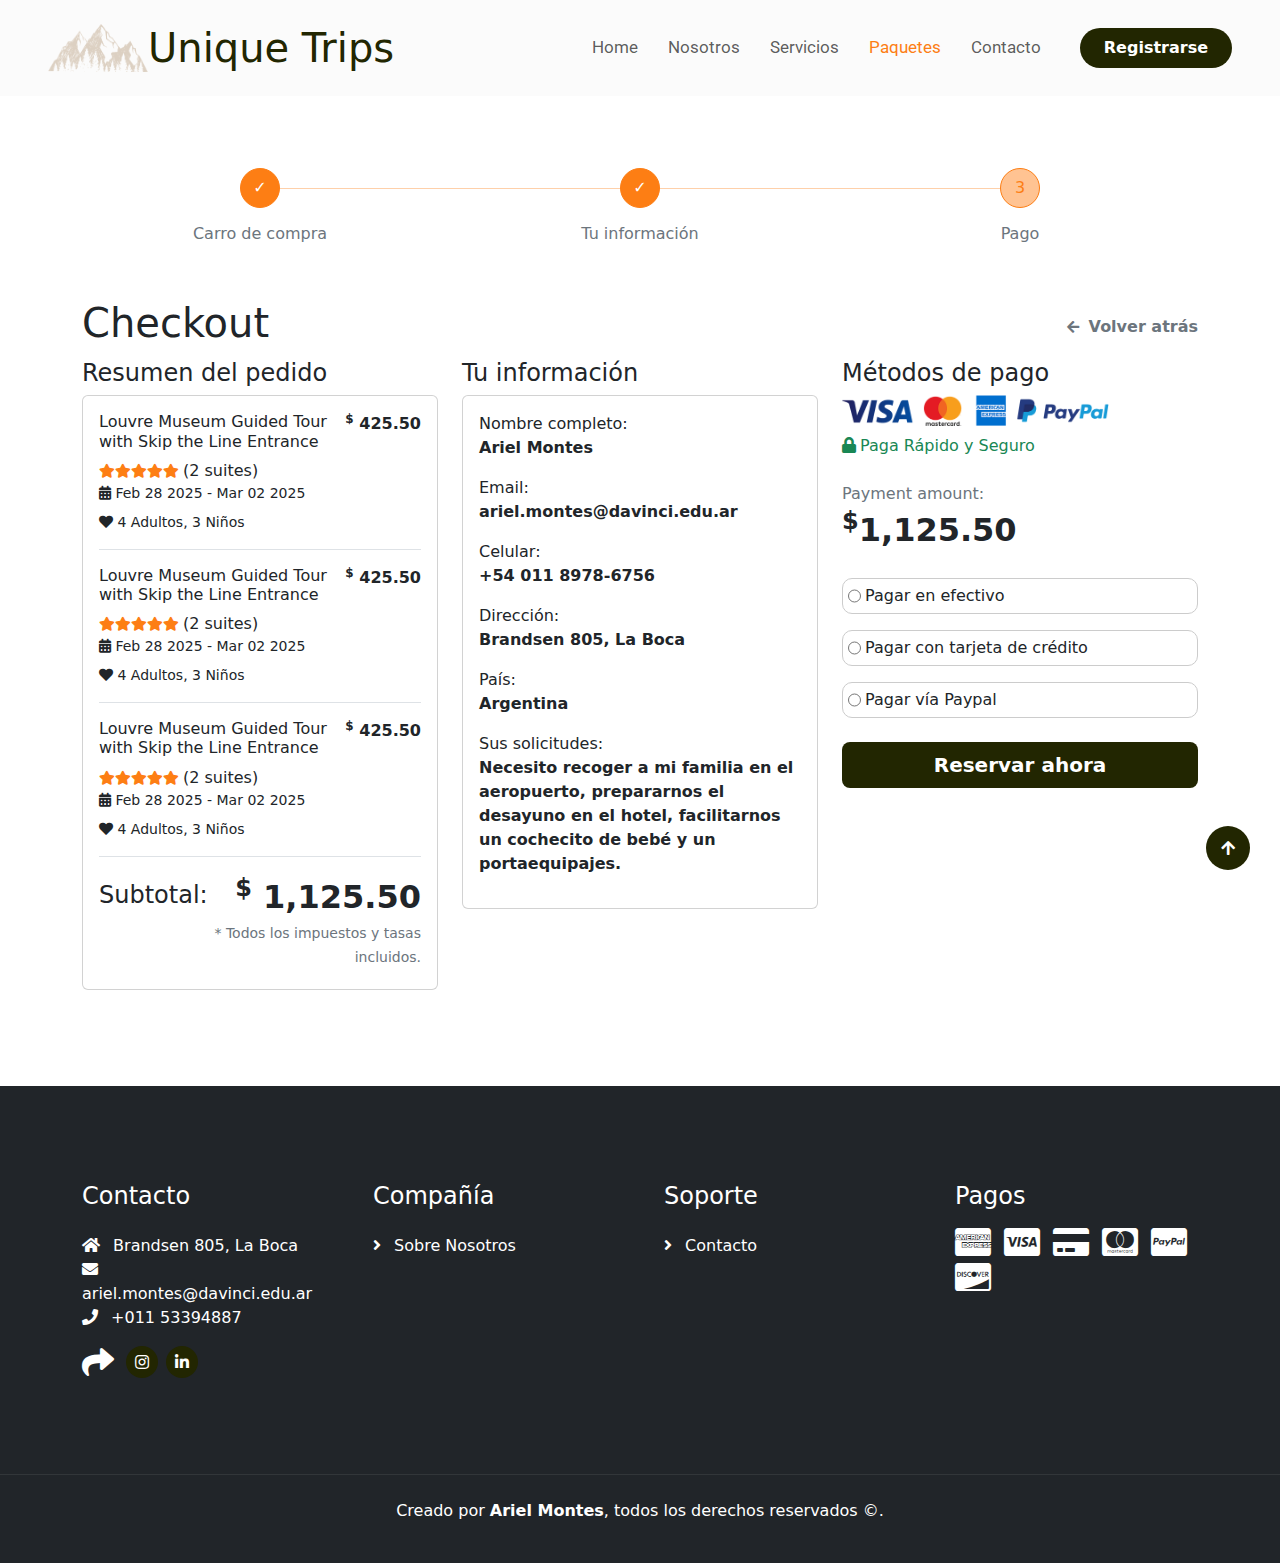
<file: pages/payment.html>
<!DOCTYPE html>
<html lang="es">

    <head>
        <meta charset="utf-8">
        <title>Unique Trips - Sitio de viajes</title>
        <link rel="icon" href="./img/logo.webp" type="image/x-icon">
        <meta content="width=device-width, initial-scale=1.0" name="viewport">
        <meta content="" name="keywords">
        <meta content="" name="description">

         <!-- Google Web Fonts -->
         <link rel="preconnect" href="https://fonts.googleapis.com">
         <link rel="preconnect" href="https://fonts.gstatic.com" crossorigin>
         <link href="https://fonts.googleapis.com/css2?family=Jost:wght@500;600&family=Roboto&display=swap" rel="stylesheet"> 
 
         <!-- Icon Font Stylesheet -->
         <link rel="stylesheet" href="https://use.fontawesome.com/releases/v5.15.4/css/all.css">
         <link href="https://cdn.jsdelivr.net/npm/bootstrap-icons@1.4.1/font/bootstrap-icons.css" rel="stylesheet">
 
         <link href="https://cdn.jsdelivr.net/npm/bootstrap@5.3.3/dist/css/bootstrap.min.css" rel="stylesheet" integrity="sha384-QWTKZyjpPEjISv5WaRU9OFeRpok6YctnYmDr5pNlyT2bRjXh0JMhjY6hW+ALEwIH" crossorigin="anonymous">
         <script src="https://cdn.jsdelivr.net/npm/bootstrap@5.3.3/dist/js/bootstrap.bundle.min.js"></script>
         <!-- Customized Bootstrap Stylesheet -->

        <!-- Template Stylesheet -->
        <link href="../css/style.css" rel="stylesheet">
    </head>

    <body>

         <!-- Navbar & Hero Start -->
         <div class="container-fluid position-relative p-0">
            <nav class="navbar navbar-expand-lg navbar-pages px-4 px-lg-5 py-3 py-lg-0" style="background-color: #f5f5f566;">
                <a href="../index.html" class="navbar-brand p-0 d-flex">
                    <img src="../img/logo.webp" style="width: 100px; filter: invert(1);" alt="Logo Unique Trips"> 
                    <h1 class="m-0" style="color: #222601;">Unique Trips</h1>
                </a>
                <button class="navbar-toggler" type="button" data-bs-toggle="collapse" data-bs-target="#navbarCollapse">
                    <span class="fa fa-bars"></span>
                </button>
                <div class="collapse navbar-collapse" id="navbarCollapse">
                    <div class="navbar-nav ms-auto py-0">
                        <a href="../index.html" class="nav-item nav-link">Home</a>
                        <a href="./about.html" class="nav-item nav-link ">Nosotros</a>
                        <a href="./services.html" class="nav-item nav-link">Servicios</a>
                        <a href="./packages.html" class="nav-item nav-link active">Paquetes</a>
                        <a href="./contact.html" class="nav-item nav-link">Contacto</a>
                    </div>
                    <button type="button" data-bs-toggle="modal" data-bs-target="#modalLogin"  class="btn btn-primary rounded-pill py-2 px-4 ms-lg-4 boton-registrarse">Registrarse</button>
                </div>
            </nav>

            <!-- Modal Login -->
            <div class="modal fade" id="modalLogin" tabindex="-1" aria-labelledby="modalLogin" aria-hidden="true">
                <div class="modal-dialog">
                    <div class="modal-content">
                        <div class="modal-header">
                        <h5 class="modal-title" id="modalLoginTitle">Login</h5>
                        <button type="button" class="btn-close" data-bs-dismiss="modal" aria-label="Close"></button>
                        </div>
                        <div class="modal-body">
                            <div class="container-fluid">
                                <div class="container">
                                    <div class="row">
                                        <div class="col-lg-12 col-md-12">
                                            <div class="panel">
                                                <div class="panel-body p-3">
                                                    <form>
                                                        <div class="form-group py-2">
                                                            <div class="input-field"> 
                                                                <span class="far fa-user p-2"></span> 
                                                                <input type="text" placeholder="Usuario o Email" class="input-login" required> 
                                                            </div>
                                                        </div>
                                                        <div class="form-group py-1 pb-2">
                                                            <div class="input-field"> 
                                                                <span class="fas fa-lock px-2"></span> 
                                                                <input type="password" placeholder="Contraseña" class="input-login" required> 
                                                                <button class="btn bg-white text-muted"> 
                                                                    <span class="far fa-eye-slash"></span> 
                                                                </button> 
                                                            </div>
                                                        </div>
                                                        <div class="form-inline"> 
                                                            <input type="checkbox" name="remember" id="remember-login"> 
                                                            <label for="remember-login" class="text-muted">Recuerdame</label> 
                                                        </div>
                                                        <div class="btn btn-primary btn-block mt-3 btn-login">Login</div>
                                                        <div class="text-center pt-4 text-muted">¿No tienes una cuenta?  
                                                            <button 
                                                                type="button" data-bs-toggle="modal" 
                                                                data-bs-target="#modalRegistrarse" 
                                                                class="text-warning" style="border: none; background: none;"
                                                            >
                                                                Registrarse
                                                            </button>
                                                        </div>
                                                    </form>
                                                </div>
                                                <div class="mx-3 my-2 py-2 bordert">
                                                    <div class="text-center py-3"> 
                                                        <a href="#" class="px-2"> 
                                                            <img class="img-icon-login" src="../img/icono-facebook.png" alt="icono facebook"> 
                                                        </a> 
                                                        <a href="#" class="px-2"> 
                                                            <img class="img-icon-login" src="../img/icono-google.png" alt="icono google"> 
                                                        </a> 
                                                    
                                                    </div>
                                                </div>
                                            </div>
                                        </div>
                                    </div>
                                </div>
                            </div>
                        </div>
                    
                    </div>
                </div>
            </div>
            <!-- Modal Login -->

            <!-- Modal Registro -->
            <div class="modal fade" id="modalRegistrarse" tabindex="-1" aria-labelledby="modalRegistrarse" aria-hidden="true">
                <div class="modal-dialog">
                    <div class="modal-content">
                        <div class="modal-header">
                            <h5 class="modal-title" id="modalRegisterTitle">Registrarse</h5>
                            <button type="button" class="btn-close" data-bs-dismiss="modal" aria-label="Close"></button>
                        </div>
                        <div class="modal-body">
                            <div class="container-fluid">
                                <div class="container">
                                    <div class="row">
                                        <div class="col-lg-12 col-md-12">
                                            <div class="panel">
                                                <div class="panel-body p-3">
                                                    <form>
                                                        <div class="form-group py-2">
                                                            <div class="input-field"> 
                                                                <span class="far fa-user p-2"></span> 
                                                                <input type="text" placeholder="Usuario o Email" class="input-login" required> 
                                                            </div>
                                                        </div>
                                                        <div class="form-group py-1 pb-2">
                                                            <div class="input-field"> 
                                                                <span class="fas fa-lock px-2"></span> 
                                                                <input type="password" placeholder="Contraseña" class="input-login" required> 
                                                                <button class="btn bg-white text-muted"> 
                                                                    <span class="far fa-eye-slash"></span> 
                                                                </button> 
                                                            </div>
                                                        </div>
                                                        <div class="form-group py-1 pb-2">
                                                            <div class="input-field"> 
                                                                <span class="fas fa-lock px-2"></span> 
                                                                <input type="password" placeholder="Confirma la contraseña" class="input-login" required> 
                                                                <button class="btn bg-white text-muted"> 
                                                                    <span class="far fa-eye-slash"></span> 
                                                                </button> 
                                                            </div>
                                                        </div>
                                                        <div class="form-inline"> 
                                                            <input type="checkbox" name="remember" id="remember-register"> 
                                                            <label for="remember-register" class="text-muted text-warning">Recuerdame</label> 
                                                        
                                                        </div>
                                                        <div class="text-center pt-4 text-muted">
                                                            <div class="btn btn-primary btn-block mt-3 btn-login">Registrarse</div>
                                                        </div>
                                                    </form>
                                                </div>
                                                <div class="mx-3 my-2 py-2 bordert">
                                                    <div class="text-center py-3"> 
                                                        <a href="#" class="px-2"> 
                                                            <img class="img-icon-login" src="../img/icono-facebook.png" alt="icono facebook"> 
                                                        </a> 
                                                        <a href="#" class="px-2"> 
                                                            <img class="img-icon-login" src="../img/icono-google.png" alt="icono google"> 
                                                        </a> 
                                                    
                                                    </div>
                                                </div>
                                            </div>
                                        </div>
                                    </div>
                                </div>
                            </div>
                        </div>            
                    </div>
                </div>
            </div>
            <!-- Modal Registro -->

        </div>    
        <!-- Navbar & Hero End -->

        <div class="container mt-5 mb-5">
            <div class="ps-horizontal text-center pt-4 mb-5">
                <ul class="row justify-content-center mb-0 list-unstyled position-relative">
                    <li class="col-4">
                        <div class="position-relative ps-item ps-status-done">
                            <div class="mb-0 mb-md-3">
                                <span class="d-inline-flex justify-content-center align-items-center circle-checkout-checked">✓</span>
                            </div>
                        </div>
                        <div class="d-none d-md-block">
                            <h6 class="mb-2 text-secondary fw-bold-1">Carro de compra</h6>
                        </div>
                    </li>
                    <li class="col-4">
                        <div class="position-relative ps-item ps-status-process">
                            <div class="mb-0 mb-md-3">
                                <span class="d-inline-flex justify-content-center align-items-center circle-checkout-checked">✓</span>
                            </div>
                        </div>
                        <div class="d-none d-md-block">
                            <h6 class="mb-2 text-secondary fw-bold-1">Tu información</h6>
                        </div>
                    </li>
                    <li class="col-4">
                        <div class="position-relative ps-item">
                            <div class="mb-0 mb-md-3">
                                <span class="d-inline-flex justify-content-center align-items-center circle-checkout-preview">3</span>
                            </div>
                        </div>
                        <div class="d-none d-md-block">
                            <h6 class="mb-2 text-secondary fw-bold-1">Pago</h6>
                        </div>
                    </li>
                </ul>
            </div>

            <div class="d-flex align-items-center justify-content-between mb-1">
                <h1 class="title fs-1">Checkout</h1>
                <a href="./paquete-venecia.html" class="fw-bolder text-secondary">
                    <i class="fas fa-arrow-left me-1" style="font-size: 14px;"></i> Volver atrás</a>
            </div>


                <div class="row">
                    <!-- orden -->
                    <div class="col-12 col-xl-4">
                        <div class="mb-5">
                            <div class="mb-2">
                                <h3 class="title fs-4">Resumen del pedido</h3>
                            </div>
                            <div class="card order-summary">
                                <div class="card-body">
                                    <div class="order-item mb-3 pb-2">
                                        <h4 class="item-title fs-6 fw-bold-2">
                                            <a>Louvre Museum Guided Tour with Skip the Line Entrance</a>
                                        </h4>
                                        <div class="d-flex align-items-center">
                                            <div class="d-flex justify-content-center">
                                                <i class="fas fa-star text-warning" style="font-size: 14px;"></i>
                                                <i class="fas fa-star text-warning" style="font-size: 14px;"></i>
                                                <i class="fas fa-star text-warning" style="font-size: 14px;"></i>
                                                <i class="fas fa-star text-warning" style="font-size: 14px;"></i>
                                                <i class="fas fa-star text-warning" style="font-size: 14px;"></i>
                                            </div>
                                            <span class="ms-1">(2 suites)</span>
                                        </div>
                                        <div class="small mb-2">
                                            <i class="fa fa-calendar-alt"></i>
                                            <span>Feb 28 2025 - Mar 02 2025</span>
                                        </div>
                                        <div class="small mb-2">
                                            <i class="fa fa-heart"></i>
                                            <span>4 Adultos, 3 Niños</span>
                                        </div>
                                        <div class="item-price">
                                            <strong class="fs-6 text-dark">
                                                <sup>$</sup>
                                                425.50
                                            </strong>
                                        </div>       
                                    </div>
                                    <div class="order-item mb-3 pb-2">
                                        <h4 class="item-title fs-6 fw-bold-2">
                                            <a>Louvre Museum Guided Tour with Skip the Line Entrance</a>
                                        </h4>
                                        <div class="d-flex align-items-center">
                                            <div class="d-flex justify-content-center">
                                                <i class="fas fa-star text-warning" style="font-size: 14px;"></i>
                                                <i class="fas fa-star text-warning" style="font-size: 14px;"></i>
                                                <i class="fas fa-star text-warning" style="font-size: 14px;"></i>
                                                <i class="fas fa-star text-warning" style="font-size: 14px;"></i>
                                                <i class="fas fa-star text-warning" style="font-size: 14px;"></i>
                                            </div>
                                            <span class="ms-1">(2 suites)</span>
                                        </div>
                                        <div class="small mb-2">
                                            <i class="fa fa-calendar-alt"></i>
                                            <span>Feb 28 2025 - Mar 02 2025</span>
                                        </div>
                                        <div class="small mb-2">
                                            <i class="fa fa-heart"></i>
                                            <span>4 Adultos, 3 Niños</span>
                                        </div>
                                        <div class="item-price">
                                            <strong class="fs-6 text-dark">
                                                <sup>$</sup>
                                                425.50
                                            </strong>
                                        </div>          
                                    </div>
                                    <div class="order-item mb-3 pb-2">
                                        <h4 class="item-title fs-6 fw-bold-2">
                                            <a>Louvre Museum Guided Tour with Skip the Line Entrance</a>
                                        </h4>
                                        <div class="d-flex align-items-center">
                                            <div class="d-flex justify-content-center">
                                                <i class="fas fa-star text-warning" style="font-size: 14px;"></i>
                                                <i class="fas fa-star text-warning" style="font-size: 14px;"></i>
                                                <i class="fas fa-star text-warning" style="font-size: 14px;"></i>
                                                <i class="fas fa-star text-warning" style="font-size: 14px;"></i>
                                                <i class="fas fa-star text-warning" style="font-size: 14px;"></i>
                                            </div>
                                            <span class="ms-1">(2 suites)</span>
                                        </div>
                                        <div class="small mb-2">
                                            <i class="fa fa-calendar-alt"></i>
                                            <span>Feb 28 2025 - Mar 02 2025</span>
                                        </div>
                                        <div class="small mb-2">
                                            <i class="fa fa-heart"></i>
                                            <span>4 Adultos, 3 Niños</span>
                                        </div>
                                        <div class="item-price">
                                            <strong class="fs-6 text-dark">
                                                <sup>$</sup>
                                                425.50
                                            </strong>
                                        </div>          
                                    </div>
    
                                    <div class="d-flex">
                                        <h4 class="mt-2">Subtotal:</h4>
                                        <div class="text-end mb-1 flex-grow-1">
                                            <strong class=" fw-bold-4 fs-2 text-dark">
                                                <sup>$</sup>
                                                1,125.50
                                            </strong>
                                            <br>
                                            <span class="text-secondary small">* Todos los impuestos y tasas incluidos.</span>
                                        </div>
                                    </div>
                                </div>
                            </div>
                        </div>
                    </div>
                    <!-- informacion -->
                    <div class="col-12 col-xl-4 col-md-6">
                        <div class="mb-5">
                            <div class="mb-2">
                                <h3 class="title fs-4">Tu información</h3>
                            </div>
                           <div class="card">
                                <div class="card-body">
                                    <div class="mb-3">
                                        <label>Nombre completo:</label>
                                        <br>
                                        <strong>Ariel Montes</strong>
                                    </div>
                                    <div class="mb-3">
                                        <label>Email:</label>
                                        <br>
                                        <strong>ariel.montes@davinci.edu.ar</strong>
                                    </div>
                                    <div class="mb-3">
                                        <label>Celular:</label>
                                        <br>
                                        <strong>+54 011 8978-6756</strong>
                                    </div>
                                    <div class="mb-3">
                                        <label>Dirección:</label>
                                        <br>
                                        <strong>Brandsen 805, La Boca</strong>
                                    </div>
                                    <div class="mb-3">
                                        <label>País:</label>
                                        <br>
                                        <strong>Argentina</strong>
                                    </div>
                                    <div>
                                        <label>Sus solicitudes:</label>
                                        <br>
                                        <p class="fw-bolder">Necesito recoger a mi familia en el aeropuerto, prepararnos el desayuno en el hotel, facilitarnos un cochecito de bebé y un portaequipajes.</p>
                                    </div>
                                </div>
                           </div>
                        </div>
                    </div>
                    <!-- pago -->
                    <div class="col-12 col-xl-4 col-md-6">
                        <form class="mb-5">
                            <div class="mb-2">
                                <h3 class="title fs-4">Métodos de pago</h3>
                            </div>
                            <div class="pb-2">
                                <div class="pb-2">
                                    <figure class="mb-2">
                                        <img src="../img/metodos-pago.png" class="img-fluid w-75" alt="Métodos de pago" >
                                    </figure>
                                    <p class="text-success p-pago"><i class="fas fa-lock me-1"></i>Paga Rápido y Seguro</p>         
                                </div>
                                <div class="mb-4">
                                    <span class="text-secondary fw-bold-1">Payment amount:</span>
                                    <br>
                                    <strong class=" fw-bold-4 fs-2 text-dark"><sup>$</sup>1,125.50</strong>
                                </div>
                                <div class="form-check fw-bold-2 mb-3 d-flex">
                                    <input type="radio" id="radio1" name="radiogroup">
                                    <label class="form-check-label d-block ms-1" for="radio1">Pagar en efectivo</label>
                                </div>
                                <div class="form-check fw-bold-2 mb-3 d-flex">
                                    <input  type="radio" id="radio2" name="radiogroup">
                                    <label class="form-check-label d-block ms-1" for="radio2">Pagar con tarjeta de crédito</label>
                                </div>
                                <div class="form-check fw-bold-2 mb-3 d-flex">
                                    <input type="radio" id="radio3" name="radiogroup">
                                    <label class="form-check-label d-block ms-1" for="radio3">Pagar vía Paypal</label>
                                </div>
                            </div>
                            <div class="mb-5 clearfix">
                                <a href="./payment-successful.html" class="btn btn-primary btn-lg" style="width: 100%;">
                                    Reservar ahora
                                </a>
                            </div>
                        </form>
                    </div>

            </div>
        </div>


         <!-- Footer Start -->
         <footer>
            <div class="container-fluid footer py-5">
                <div class="container py-5">
                    <div class="row g-5">
                        <div class="col-md-6 col-lg-6 col-xl-3">
                            <div class="footer-item d-flex flex-column">
                                <h4 class="mb-4 text-white">Contacto</h4>
                                <span class="text-white"><i class="fas fa-home me-2"></i> Brandsen 805, La Boca</span>
                                <span class="text-white"><i class="fas fa-envelope me-2"></i>ariel.montes@davinci.edu.ar</span>
                                <a href="https://wa.me/01153394887" class="mb-3"><i class="fas fa-phone me-2"></i> +011 53394887</a>
                                <div class="d-flex align-items-center">
                                    <i class="fas fa-share fa-2x text-white me-2"></i>
                                    <a class="btn-square btn btn-primary rounded-circle mx-1" href="https://www.instagram.com/arieelmontes/" target="_blank">
                                        <i class="fab fa-instagram"></i>
                                    </a>
                                    <a class="btn-square btn btn-primary rounded-circle mx-1" href="https://www.linkedin.com/in/montesariel/" target="_blank">
                                        <i class="fab fa-linkedin-in"></i>
                                    </a>
                                </div>
                            </div>
                        </div>
                        <div class="col-md-6 col-lg-6 col-xl-3">
                            <div class="footer-item d-flex flex-column">
                                <h4 class="mb-4 text-white">Compañía</h4>
                                <a href="./about.html"><i class="fas fa-angle-right me-2"></i> Sobre Nosotros</a>
                            </div>
                        </div>
                        <div class="col-md-6 col-lg-6 col-xl-3">
                            <div class="footer-item d-flex flex-column">
                                <h4 class="mb-4 text-white">Soporte</h4>
                                <a href="contact.html"><i class="fas fa-angle-right me-2"></i> Contacto</a> 
                            </div>
                        </div>
                        <div class="col-md-6 col-lg-6 col-xl-3">
                            <div class="footer-item">
                                <h4 class="text-white mb-3">Pagos</h4>
                                <div class="footer-bank-card">
                                    <i class="fab fa-cc-amex fa-2x text-white me-2"></i>
                                    <i class="fab fa-cc-visa fa-2x text-white me-2"></i>
                                    <i class="fas fa-credit-card fa-2x text-white me-2"></i>
                                    <i class="fab fa-cc-mastercard fa-2x text-white me-2"></i>
                                    <i class="fab fa-cc-paypal fa-2x text-white me-2"></i>
                                    <i class="fab fa-cc-discover fa-2x text-white me-2"></i>
                                </div>
                            </div>
                        </div>
                    </div>
                </div>
            </div>
               
            <!-- Copyright Start -->
            <div class="container-fluid copyright text-body py-4">
                <div class="container">
                    <p class="text-center text-white">Creado por <b>Ariel Montes</b>, todos los derechos reservados ©.</p> 
                </div>
            </div>
            <!-- Copyright End -->
    
            <!-- Back to Top -->
            <a href="#" class="btn btn-primary btn-primary-outline-0 btn-md-square back-to-top"><i class="fa fa-arrow-up"></i></a>   
        </footer>
        <!-- Footer End -->
        
    </body>
</html>
</file>
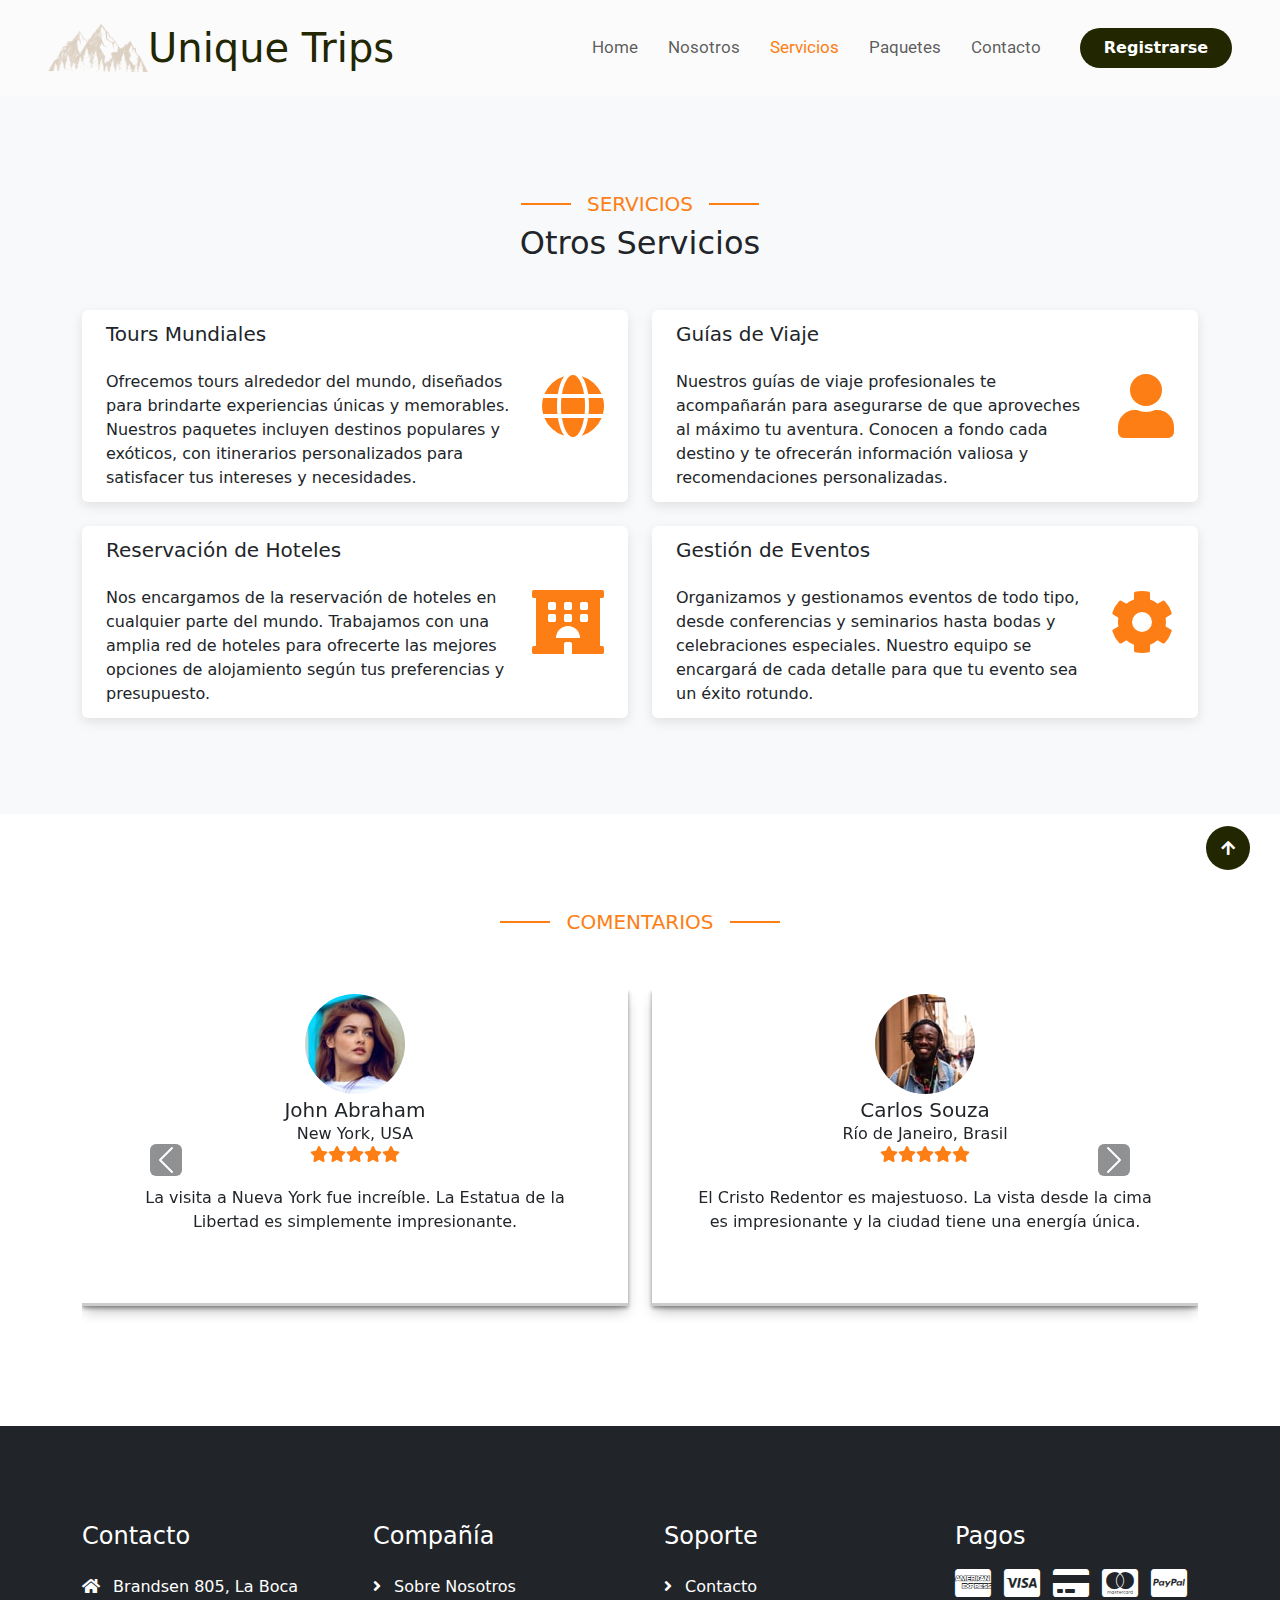
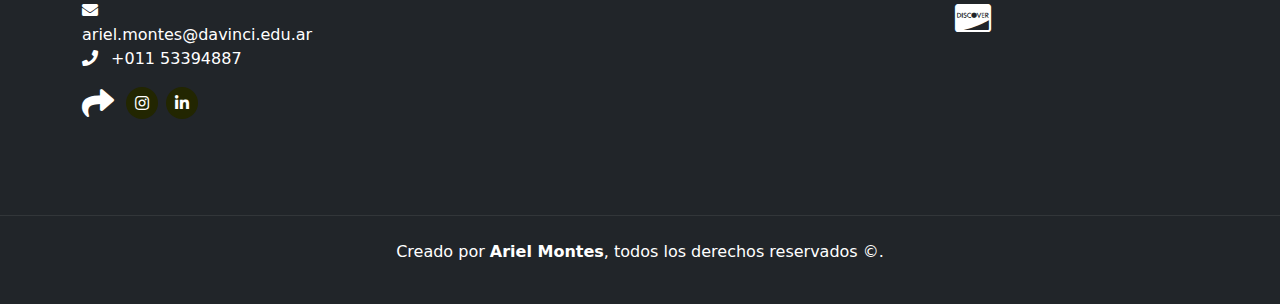
<file: pages/services.html>
<!DOCTYPE html>
<html lang="es">

    <head>
        <meta charset="utf-8">
        <title>Unique Trips - Sitio de viajes</title>
        <link rel="icon" href="./img/logo.webp" type="image/x-icon">        
        <meta content="width=device-width, initial-scale=1.0" name="viewport">
        <meta content="" name="keywords">
        <meta content="" name="description">

        <!-- Google Web Fonts -->
        <link rel="preconnect" href="https://fonts.googleapis.com">
        <link rel="preconnect" href="https://fonts.gstatic.com" crossorigin>
        <link href="https://fonts.googleapis.com/css2?family=Jost:wght@500;600&family=Roboto&display=swap" rel="stylesheet"> 

        <!-- Icon Font Stylesheet -->
        <link rel="stylesheet" href="https://use.fontawesome.com/releases/v5.15.4/css/all.css">
        <link href="https://cdn.jsdelivr.net/npm/bootstrap-icons@1.4.1/font/bootstrap-icons.css" rel="stylesheet">

        <link href="https://cdn.jsdelivr.net/npm/bootstrap@5.3.3/dist/css/bootstrap.min.css" rel="stylesheet" integrity="sha384-QWTKZyjpPEjISv5WaRU9OFeRpok6YctnYmDr5pNlyT2bRjXh0JMhjY6hW+ALEwIH" crossorigin="anonymous">
        <script src="https://cdn.jsdelivr.net/npm/bootstrap@5.3.3/dist/js/bootstrap.bundle.min.js"></script>
        <!-- Customized Bootstrap Stylesheet -->

        <!-- Template Stylesheet -->
        <link href="../css/style.css" rel="stylesheet">
    </head>

    <body>

         <!-- Navbar & Hero Start -->
         <div class="container-fluid position-relative p-0">
            <nav class="navbar navbar-expand-lg navbar-pages px-4 px-lg-5 py-3 py-lg-0" style="background-color: #f5f5f566;">
                <a href="../index.html" class="navbar-brand p-0 d-flex">
                    <img src="../img/logo.webp" style="width: 100px; filter: invert(1);" alt="Logo Unique Trips"> 
                    <h1 class="m-0" style="color: #222601;">Unique Trips</h1>
                </a>
                <button class="navbar-toggler" type="button" data-bs-toggle="collapse" data-bs-target="#navbarCollapse">
                    <span class="fa fa-bars"></span>
                </button>
                <div class="collapse navbar-collapse" id="navbarCollapse">
                    <div class="navbar-nav ms-auto py-0">
                        <a href="../index.html" class="nav-item nav-link">Home</a>
                        <a href="./about.html" class="nav-item nav-link ">Nosotros</a>
                        <a href="./services.html" class="nav-item nav-link active">Servicios</a>
                        <a href="./packages.html" class="nav-item nav-link">Paquetes</a>
                        <a href="./contact.html" class="nav-item nav-link">Contacto</a>
                    </div>
                    <button type="button" data-bs-toggle="modal" data-bs-target="#modalLogin"  class="btn btn-primary rounded-pill py-2 px-4 ms-lg-4 boton-registrarse">Registrarse</button>
                </div>
            </nav>

            <!-- Modal Login -->
            <div class="modal fade" id="modalLogin" tabindex="-1" aria-labelledby="modalLogin" aria-hidden="true">
                <div class="modal-dialog">
                    <div class="modal-content">
                        <div class="modal-header">
                        <h5 class="modal-title" id="modalLoginTitle">Login</h5>
                        <button type="button" class="btn-close" data-bs-dismiss="modal" aria-label="Close"></button>
                        </div>
                        <div class="modal-body">
                            <div class="container-fluid">
                                <div class="container">
                                    <div class="row">
                                        <div class="col-lg-12 col-md-12">
                                            <div class="panel">
                                                <div class="panel-body p-3">
                                                    <form>
                                                        <div class="form-group py-2">
                                                            <div class="input-field"> 
                                                                <span class="far fa-user p-2"></span> 
                                                                <input type="text" placeholder="Usuario o Email" class="input-login" required> 
                                                            </div>
                                                        </div>
                                                        <div class="form-group py-1 pb-2">
                                                            <div class="input-field"> 
                                                                <span class="fas fa-lock px-2"></span> 
                                                                <input type="password" placeholder="Contraseña" class="input-login" required> 
                                                                <button class="btn bg-white text-muted"> 
                                                                    <span class="far fa-eye-slash"></span> 
                                                                </button> 
                                                            </div>
                                                        </div>
                                                        <div class="form-inline"> 
                                                            <input type="checkbox" name="remember" id="remember-login"> 
                                                            <label for="remember-login" class="text-muted">Recuerdame</label> 
                                                        </div>
                                                        <div class="btn btn-primary btn-block mt-3 btn-login">Login</div>
                                                        <div class="text-center pt-4 text-muted">¿No tienes una cuenta?  
                                                            <button 
                                                                type="button" data-bs-toggle="modal" 
                                                                data-bs-target="#modalRegistrarse" 
                                                                class="text-warning" style="border: none; background: none;"
                                                            >
                                                                Registrarse
                                                            </button>
                                                        </div>
                                                    </form>
                                                </div>
                                                <div class="mx-3 my-2 py-2 bordert">
                                                    <div class="text-center py-3"> 
                                                        <a href="#" class="px-2"> 
                                                            <img class="img-icon-login" src="../img/icono-facebook.png" alt="icono facebook"> 
                                                        </a> 
                                                        <a href="#" class="px-2"> 
                                                            <img class="img-icon-login" src="../img/icono-google.png" alt="icono google"> 
                                                        </a> 
                                                    
                                                    </div>
                                                </div>
                                            </div>
                                        </div>
                                    </div>
                                </div>
                            </div>
                        </div>
                    
                    </div>
                </div>
            </div>
            <!-- Modal Login -->

            <!-- Modal Registro -->
            <div class="modal fade" id="modalRegistrarse" tabindex="-1" aria-labelledby="modalRegistrarse" aria-hidden="true">
                <div class="modal-dialog">
                    <div class="modal-content">
                        <div class="modal-header">
                            <h5 class="modal-title" id="modalRegisterTitle">Registrarse</h5>
                            <button type="button" class="btn-close" data-bs-dismiss="modal" aria-label="Close"></button>
                        </div>
                        <div class="modal-body">
                            <div class="container-fluid">
                                <div class="container">
                                    <div class="row">
                                        <div class="col-lg-12 col-md-12">
                                            <div class="panel">
                                                <div class="panel-body p-3">
                                                    <form>
                                                        <div class="form-group py-2">
                                                            <div class="input-field"> 
                                                                <span class="far fa-user p-2"></span> 
                                                                <input type="text" placeholder="Usuario o Email" class="input-login" required> 
                                                            </div>
                                                        </div>
                                                        <div class="form-group py-1 pb-2">
                                                            <div class="input-field"> 
                                                                <span class="fas fa-lock px-2"></span> 
                                                                <input type="password" placeholder="Contraseña" class="input-login" required> 
                                                                <button class="btn bg-white text-muted"> 
                                                                    <span class="far fa-eye-slash"></span> 
                                                                </button> 
                                                            </div>
                                                        </div>
                                                        <div class="form-group py-1 pb-2">
                                                            <div class="input-field"> 
                                                                <span class="fas fa-lock px-2"></span> 
                                                                <input type="password" placeholder="Confirma la contraseña" class="input-login" required> 
                                                                <button class="btn bg-white text-muted"> 
                                                                    <span class="far fa-eye-slash"></span> 
                                                                </button> 
                                                            </div>
                                                        </div>
                                                        <div class="form-inline"> 
                                                            <input type="checkbox" name="remember" id="remember-register"> 
                                                            <label for="remember-register" class="text-muted text-warning">Recuerdame</label> 
                                                        
                                                        </div>
                                                        <div class="text-center pt-4 text-muted">
                                                            <div class="btn btn-primary btn-block mt-3 btn-login">Registrarse</div>
                                                        </div>
                                                    </form>
                                                </div>
                                                <div class="mx-3 my-2 py-2 bordert">
                                                    <div class="text-center py-3"> 
                                                        <a href="#" class="px-2"> 
                                                            <img class="img-icon-login" src="../img/icono-facebook.png" alt="icono facebook"> 
                                                        </a> 
                                                        <a href="#" class="px-2"> 
                                                            <img class="img-icon-login" src="../img/icono-google.png" alt="icono google"> 
                                                        </a> 
                                                    
                                                    </div>
                                                </div>
                                            </div>
                                        </div>
                                    </div>
                                </div>
                            </div>
                        </div>            
                    </div>
                </div>
            </div>
            <!-- Modal Registro -->


        </div>    
        <!-- Navbar & Hero End -->

    
        <!-- Services Start -->
        <div class="container-fluid bg-light service py-5">
            <div class="container py-5">
                <div class="mx-auto text-center mb-5">
                    <h5 class="section-title px-3">Servicios</h5>
                    <h3 class="mb-0">Otros Servicios</h3>
                </div>
                <div class="row g-4">
                    <div class="col-lg-6">
                        <div class="row g-4">
                            <div class="col-12">
                                <div class="service-content-inner d-flex align-items-center bg-white rounded p-4 pe-0">
                                    <div class="service-content ">
                                        <h5 class="mb-4">Tours Mundiales</h5>
                                        <p class="mb-0">Ofrecemos tours alrededor del mundo, diseñados para brindarte experiencias únicas y memorables. Nuestros paquetes incluyen destinos populares y exóticos, con itinerarios personalizados para satisfacer tus intereses y necesidades.</p>
                                    </div>
                                    <div class="service-icon p-4">
                                        <i class="fa fa-globe fa-4x text-warning"></i>
                                    </div>
                                </div>
                            </div>
                            <div class="col-12">
                                <div class="service-content-inner d-flex align-items-center bg-white rounded p-4 pe-0">
                                    <div class="service-content">
                                        <h5 class="mb-4">Reservación de Hoteles</h5>
                                        <p class="mb-0">Nos encargamos de la reservación de hoteles en cualquier parte del mundo. Trabajamos con una amplia red de hoteles para ofrecerte las mejores opciones de alojamiento según tus preferencias y presupuesto.</p>
                                    </div>
                                    <div class="service-icon p-4">
                                        <i class="fa fa-hotel fa-4x text-warning"></i>
                                    </div>
                                </div>
                            </div>
                        </div>
                    </div>
                    <div class="col-lg-6">
                        <div class="row g-4">
                            <div class="col-12">
                                <div class="service-content-inner d-flex align-items-center bg-white rounded p-4 pe-0">
                                    <div class="service-content">
                                        <h5 class="mb-4">Guías de Viaje</h5>
                                        <p class="mb-0">Nuestros guías de viaje profesionales te acompañarán para asegurarse de que aproveches al máximo tu aventura. Conocen a fondo cada destino y te ofrecerán información valiosa y recomendaciones personalizadas.</p>
                                    </div>
                                    <div class="service-icon p-4">
                                        <i class="fa fa-user fa-4x text-warning"></i>
                                    </div>
                                </div>
                            </div>
                            <div class="col-12">
                                <div class="service-content-inner d-flex align-items-center bg-white rounded p-4 pe-0">
                                    <div class="service-content">
                                        <h5 class="mb-4">Gestión de Eventos</h5>
                                        <p class="mb-0">Organizamos y gestionamos eventos de todo tipo, desde conferencias y seminarios hasta bodas y celebraciones especiales. Nuestro equipo se encargará de cada detalle para que tu evento sea un éxito rotundo.</p>
                                    </div>
                                    <div class="service-icon p-4">
                                        <i class="fa fa-cog fa-4x text-warning"></i>
                                    </div>
                                </div>
                            </div>    
                        </div>
                    </div>
                </div>
            </div>
        </div>
        <!-- Services End -->

         <!-- Testimonial Start -->
         <div class="container testimonial py-5">
            <div class="py-5">
                <div class="mx-auto text-center mb-5">
                    <h5 class="section-title px-3">Comentarios</h5>
                </div>
                <div id="carousel-comment" class="carousel slide" data-bs-ride="carousel" data-bs-interval="5000">
                    <div class="carousel-inner" role="listbox">
                        <div class="carousel-item active">
                            <div class="row">
                                <div class="col-md-6">
                                    <div class="testimonial-item text-center rounded pb-4">
                                        <div class="container container-comment">
                                            <div class="-4">
                                                <div class="testimonial-img p-1">
                                                    <img src="../img/testimonial-4.jpg" class="img-fluid rounded-circle" alt="Testimonio">
                                                </div>
                                                <div>
                                                    <h5 class="mb-0">John Abraham</h5>
                                                    <p class="mb-0">New York, USA</p>
                                                    <div class="d-flex justify-content-center">
                                                        <i class="fas fa-star text-warning"></i>
                                                        <i class="fas fa-star text-warning"></i>
                                                        <i class="fas fa-star text-warning"></i>
                                                        <i class="fas fa-star text-warning"></i>
                                                        <i class="fas fa-star text-warning"></i>
                                                    </div>
                                                </div>
                                            </div>
                                            <div class="p-4">
                                                <p class="text-center mb-5">La visita a Nueva York fue increíble. La Estatua de la Libertad es simplemente impresionante.</p>
                                            </div>
                                        </div>
                                    </div>
                                </div>
                                <div class="col-md-6">
                                    <div class="testimonial-item text-center rounded pb-4">
                                        <div class="container container-comment">
                                            <div class="-4">
                                                <div class="testimonial-img p-1">
                                                    <img src="../img/testimonial-1.jpg" class="img-fluid rounded-circle" alt="Testimonio">
                                                </div>
                                                <div>
                                                    <h5 class="mb-0">Carlos Souza</h5>
                                                    <p class="mb-0">Río de Janeiro, Brasil</p>
                                                    <div class="d-flex justify-content-center">
                                                        <i class="fas fa-star text-warning"></i>
                                                        <i class="fas fa-star text-warning"></i>
                                                        <i class="fas fa-star text-warning"></i>
                                                        <i class="fas fa-star text-warning"></i>
                                                        <i class="fas fa-star text-warning"></i>
                                                    </div>
                                                </div>
                                            </div>
                                            <div class="p-4">
                                                <p class="text-center mb-5">El Cristo Redentor es majestuoso. La vista desde la cima es impresionante y la ciudad tiene una energía única.</p>
                                            </div>
                                        </div>
                                    </div>
                                </div>
                            </div>
                        </div>
                        <div class="carousel-item">
                            <div class="row">
                                <div class="col-md-6">
                                    <div class="testimonial-item text-center rounded pb-4">
                                        <div class="container container-comment">
                                            <div class="-4">
                                                <div class="testimonial-img p-1">
                                                    <img src="../img/testimonial-2.jpg" class="img-fluid rounded-circle" alt="Testimonio">
                                                </div>
                                                <div>
                                                    <h5 class="mb-0">Olga Petrova</h5>
                                                    <p class="mb-0">Moscú, Rusia</p>
                                                    <div class="d-flex justify-content-center">
                                                        <i class="fas fa-star text-warning"></i>
                                                        <i class="fas fa-star text-warning"></i>
                                                        <i class="fas fa-star text-warning"></i>
                                                        <i class="fas fa-star text-warning"></i>
                                                        <i class="fas fa-star text-warning"></i>
                                                    </div>
                                                </div>
                                            </div>
                                            <div class="p-4">
                                                <p class="text-center mb-5">Moscú es fascinante. La Plaza Roja y el Kremlin son destinos obligados. ¡Qué rica es su historia y cultura!</p>
                                            </div>
                                        </div>
                                    </div>
                                </div>
                                <div class="col-md-6">
                                    <div class="testimonial-item text-center rounded pb-4">
                                        <div class="container container-comment">
                                            <div class="-4">
                                                <div class="testimonial-img p-1">
                                                    <img src="../img/testimonial-1.jpg" class="img-fluid rounded-circle" alt="Testimonio">
                                                </div>
                                                <div>
                                                    <h5 class="mb-0">Carlos Souza</h5>
                                                    <p class="mb-0">Río de Janeiro, Brasil</p>
                                                    <div class="d-flex justify-content-center">
                                                        <i class="fas fa-star text-warning"></i>
                                                        <i class="fas fa-star text-warning"></i>
                                                        <i class="fas fa-star text-warning"></i>
                                                        <i class="fas fa-star text-warning"></i>
                                                        <i class="fas fa-star text-warning"></i>
                                                    </div>
                                                </div>
                                            </div>
                                            <div class="p-4">
                                                <p class="text-center mb-5">El Cristo Redentor es majestuoso. La vista desde la cima es impresionante y la ciudad tiene una energía única.</p>
                                            </div>
                                        </div>
                                    </div>
                                </div>
                              
                            </div>
                        </div>
                    </div>

                    <button class="carousel-control-prev" type="button" data-bs-target="#carousel-comment" data-bs-slide="prev">
                        <span class="carousel-control-prev-icon btn bg-dark" aria-hidden="true"></span>
                        <span class="visually-hidden">Previous</span>
                    </button>
                    <button class="carousel-control-next" type="button" data-bs-target="#carousel-comment" data-bs-slide="next">
                        <span class="carousel-control-next-icon btn bg-dark" aria-hidden="true"></span>
                        <span class="visually-hidden">Next</span>
                    </button>
                </div>
            </div>
        </div>
        <!-- Testimonial End -->

        <!-- Footer Start -->
        <footer>
            <div class="container-fluid footer py-5">
                <div class="container py-5">
                    <div class="row g-5">
                        <div class="col-md-6 col-lg-6 col-xl-3">
                            <div class="footer-item d-flex flex-column">
                                <h4 class="mb-4 text-white">Contacto</h4>
                                <span class="text-white"><i class="fas fa-home me-2"></i> Brandsen 805, La Boca</span>
                                <span class="text-white"><i class="fas fa-envelope me-2"></i>ariel.montes@davinci.edu.ar</span>
                                <a href="https://wa.me/01153394887" class="mb-3"><i class="fas fa-phone me-2"></i> +011 53394887</a>
                                <div class="d-flex align-items-center">
                                    <i class="fas fa-share fa-2x text-white me-2"></i>
                                    <a class="btn-square btn btn-primary rounded-circle mx-1" href="https://www.instagram.com/arieelmontes/" target="_blank">
                                        <i class="fab fa-instagram"></i>
                                    </a>
                                    <a class="btn-square btn btn-primary rounded-circle mx-1" href="https://www.linkedin.com/in/montesariel/" target="_blank">
                                        <i class="fab fa-linkedin-in"></i>
                                    </a>
                                </div>
                            </div>
                        </div>
                        <div class="col-md-6 col-lg-6 col-xl-3">
                            <div class="footer-item d-flex flex-column">
                                <h4 class="mb-4 text-white">Compañía</h4>
                                <a href="./about.html"><i class="fas fa-angle-right me-2"></i> Sobre Nosotros</a>
                            </div>
                        </div>
                        <div class="col-md-6 col-lg-6 col-xl-3">
                            <div class="footer-item d-flex flex-column">
                                <h4 class="mb-4 text-white">Soporte</h4>
                                <a href="contact.html"><i class="fas fa-angle-right me-2"></i> Contacto</a> 
                            </div>
                        </div>
                        <div class="col-md-6 col-lg-6 col-xl-3">
                            <div class="footer-item">
                                <h4 class="text-white mb-3">Pagos</h4>
                                <div class="footer-bank-card">
                                    <i class="fab fa-cc-amex fa-2x text-white me-2"></i>
                                    <i class="fab fa-cc-visa fa-2x text-white me-2"></i>
                                    <i class="fas fa-credit-card fa-2x text-white me-2"></i>
                                    <i class="fab fa-cc-mastercard fa-2x text-white me-2"></i>
                                    <i class="fab fa-cc-paypal fa-2x text-white me-2"></i>
                                    <i class="fab fa-cc-discover fa-2x text-white me-2"></i>
                                </div>
                            </div>
                        </div>
                    </div>
                </div>
            </div>
               
            <!-- Copyright Start -->
            <div class="container-fluid copyright text-body py-4">
                <div class="container">
                    <p class="text-center text-white">Creado por <b>Ariel Montes</b>, todos los derechos reservados ©.</p> 
                </div>
            </div>
            <!-- Copyright End -->
    
            <!-- Back to Top -->
            <a href="#" class="btn btn-primary btn-primary-outline-0 btn-md-square back-to-top"><i class="fa fa-arrow-up"></i></a>   
        </footer>
        <!-- Footer End -->

    </body>
</html>
</file>
<file: css/style.css>
a {
    text-decoration: none;
}

h3 {
    font-size: 2rem;
}

.font-h4 {
    font-size: 2rem;
}

.text-warning {
    color: #fd7e14 !important;
}

.back-to-top {
    position: fixed;
    right: 30px;
    bottom: 30px;
    display: flex;
    width: 45px;
    height: 45px;
    align-items: center;
    justify-content: center;
    transition: 0.5s;
    z-index: 99;
}

/*** Button Start ***/
.btn {
    font-weight: 600;
    transition: .5s;
    border: none;
}

.btn-square {
    width: 32px;
    height: 32px;
}

.btn-sm-square {
    width: 34px;
    height: 34px;
}

.btn-md-square {
    width: 44px;
    height: 44px;
}

.btn-lg-square {
    width: 56px;
    height: 56px;
}

.btn-square,
.btn-sm-square,
.btn-md-square,
.btn-lg-square {
    padding: 0;
    display: flex;
    align-items: center;
    justify-content: center;
    font-weight: normal;
    border-radius: 50%;
}

.btn.btn-primary {
    box-shadow: inset 0 0 0 0 #f48b65;
    background-color: #222601;
}


.btn.btn-primary:hover {
    box-shadow: inset 500px 0 0 0 #fd7e14; 
    color: #fff !important;  
}

.btn.btn-light {
    box-shadow: inset 0 0 0 0 #f48b65; 
}

.btn.btn-light:hover {
    box-shadow: inset 300px 0 0 0 #f48b65;
    color: var(--bs-light) !important;
}

.btn-hover {
    transition: 1s;
}

/*** Section Title Start ***/
.section-title {
    position: relative;
    display: inline-block;
    text-transform: uppercase;
    color: var(--bs-orange);
}

.section-title::before {
    content: "";
    width: 50px;
    position: absolute;
    top: 50%;
    right: 0;
    transform: translateY(-50%);
    margin-right: -50px;
    border: 1px solid var(--bs-orange) !important;
}

.section-title::after {
    content: "";
    width: 50px;
    position: absolute;
    top: 50%;
    left: 0;
    transform: translateY(-50%);
    margin-left: -50px;
    border: 1px solid var(--bs-orange) !important;
}

.container-comment {
    box-shadow: rgba(0, 0, 0, 0.4) 0px 2px 4px, rgba(0, 0, 0, 0.3) 0px 7px 13px -3px, rgba(0, 0, 0, 0.2) 0px -3px 0px inset;
}

/*** Navbar ***/
.navbar-light .navbar-nav .nav-link {
    font-family: 'Roboto', sans-serif;
    position: relative;
    padding: 35px 15px;
    color: var(--bs-white) !important;
    font-size: 17px;
    font-weight: 400;
    outline: none;
    transition: .5s;
}

.navbar-pages .navbar-nav .nav-link {
    font-family: 'Roboto', sans-serif;
    position: relative;
    padding: 35px 15px;
    font-size: 17px;
    font-weight: 400;
    outline: none;
    transition: .5s;
}

.navbar-light .navbar-nav .nav-link:hover,
.navbar-light .navbar-nav .nav-link.active {
    color: var(--bs-white) !important;
}

.navbar-pages .navbar-nav .nav-link:hover,
.navbar-pages .navbar-nav .nav-link.active {
    color: var(--bs-orange) !important;
}

.navbar-light .navbar-brand h1 {
    color: var(--bs-white);
}



.navbar-light .navbar-brand img {
    max-height: 60px;
    transition: .5s;
}

@media (max-width: 991.98px) {
    .navbar {
        background-color: #444;
    }

    .navbar-light .navbar-brand h1 {
        color: var(--bs-orange);
    }

    .navbar.navbar-expand-lg .navbar-toggler {
        border: 1px solid var(--bs-orange);
        color: var(--bs-orange);      
    }

    .navbar-nav {
        height: 70vh;
        display: flex;
        justify-content: center;
        text-align: center;
    }

    .navbar-light .navbar-collapse {
        height: 100vh;
        text-align: center;
    }

    .navbar-light .navbar-collapse .btn.btn-primary {
        width: 75%;
        
    }
 

    .navbar-light .navbar-nav .nav-link:hover,
    .navbar-light .navbar-nav .nav-link.active  {
        color: var(--bs-orange) !important;
    }

    

    .navbar-pages .navbar-nav .nav-link:hover,
    .navbar-pages .navbar-nav .nav-link.active  {
        color: var(--bs-orange) !important;
    }

    .navbar-light .navbar-brand img {
        max-height: 45px;

    }

    .boton-registrarse {
        width: 75%;
        margin: 0 auto;
        display: flex;
        justify-content: center;
    }
}

@media (min-width: 992px) {
    .navbar-light {
        position: absolute;
        width: 100%;
        top: 0;
        left: 0;
        border-bottom: 1px solid rgba(255, 255, 255, .1);
        z-index: 999;
    }
    
  
    .navbar-light .navbar-nav .nav-link::before {
        position: absolute;
        content: "";
        width: 100%;
        height: 0;
        bottom: -1px;
        left: 0;
        background: #fd7e14c4;
        transition: .5s;
        z-index: -1;
    }

    .navbar-pages .navbar-nav .nav-link::before {
        position: absolute;
        content: "";
        width: 100%;
        height: 0;
        bottom: -1px;
        left: 0;
        background: #fd7e14c4;
        transition: .5s;
        z-index: -1;
    }

    .navbar-light .navbar-nav .nav-link:hover::before,
    .navbar-light .navbar-nav .nav-link.active::before {
        height: calc(100% + 1px);
        left: 1px;
    }

    .navbar-light .navbar-nav .nav-link.nav-contact::before {
        display: none;
    }
}

/*** Carousel Hero Header Start ***/
.carousel-header .carousel-control-prev,
.carousel-header .carousel-control-next {
    background: transparent;
}

.carousel-header .carousel-control-prev .carousel-control-prev-icon {
    position: absolute;
    top: 50%;
    left: 0;
    transform: translateY(-50%);
    padding: 25px 30px;
    border-top-left-radius: 0;
    border-top-right-radius: 50px;
    border-bottom-left-radius: 0;
    border-bottom-right-radius: 50px;
    background-size: 60% 60%;
}

.carousel-header .carousel-control-next .carousel-control-next-icon {
    position: absolute;
    top: 50%;
    right: 0;
    transform: translateY(-50%);
    padding: 25px 30px;
    border-top-left-radius: 50px;
    border-top-right-radius: 0;
    border-bottom-left-radius: 50px;
    border-bottom-right-radius: 0;
    background-size: 60% 60%;

}

.carousel-header .carousel .carousel-indicators li,
.carousel-header .carousel .carousel-indicators li,
.carousel-header .carousel .carousel-indicators li {
    opacity: 0;
}

.carousel-header .carousel-inner .carousel-item {
    position: relative;
    min-height: 100vh 
}

.carousel-inner-package {
    max-height: 500px;
   
}

.carousel-package .carousel-inner {
    max-height: 500px;
    overflow: hidden;
}

.carousel-package .carousel-item {
    height: 500px;
}

.carousel-package .carousel-item img {
    width: 100%;
    height: 100%;
    object-fit: cover;
}

@media (max-width: 768px) {
    .carousel-package .carousel-item,
    .carousel-package .carousel-item img {
        height: auto;
        max-height: 700px;
    }
}

.carousel-header .carousel-inner .carousel-item img {
    position: absolute;
    width: 100%;
    height: 100%;
    object-fit: cover;
}

.carousel-header .carousel-inner .carousel-item .carousel-caption  {
    position: absolute;
    width: 100%;
    height: 100%;
    top: 0;
    left: 0;
    padding-top: 60px;
    display: flex;
    align-items: center;
    justify-content: center;
    text-align: center;
    background: linear-gradient(rgba(0, 0, 0, .3), rgba(0, 0, 0, 0.5));
    background-size: cover;
}

@media (max-width: 768px) {
    .carousel-header .carousel-inner .carousel-item img,
    .carousel-header .carousel-inner .carousel-item .carousel-caption {
        height: 700px;
        margin-top: -100px;
    }

    .carousel-header {
        height: 700px !important;
    }

    .carousel-header .carousel-control-prev .carousel-control-prev-icon,
    .carousel-header .carousel-control-next .carousel-control-next-icon {
        opacity: 0;
    }
}
/*** Carousel Hero Header End ***/

/*** About Start ***/
.about .container .section-about-title {
    position: relative;
    display: inline-block;
    text-transform: uppercase;
    color: var(--bs-orange);
}

.img-about-us {
    box-shadow: rgba(0, 0, 0, 0.15) 1.95px 1.95px 2.6px; border-radius: 10px;
}


/*** About End ***/


/*** Services Start ***/
.service .service-content-inner {
    transition: 0.5s;
    box-shadow: rgba(0, 0, 0, 0.1) 0px 4px 12px;
}

@media (min-width: 992px) {
    .service .service-content-inner {
        height: 192px;
    }
}

.service .service-content-inner:hover {
    position: relative;
    background: var(--bs-orange) !important;
}

.service .service-content-inner .service-content h5,
.service .service-content-inner .service-content p,
.service .service-content-inner .service-icon i {
    transition: 0.5s;
}

.service .service-content-inner:hover .service-content h5,
.service .service-content-inner:hover .service-content p,
.service .service-content-inner:hover .service-icon i {
    color: var(--bs-white) !important;
}
/*** Service End ***/


/*** Tour Booking Start ***/
.booking {
    background: linear-gradient(#00000063, #080500), url(../img/reservar.jpg);
    background-position: center center;
    background-repeat: no-repeat;
    background-size: cover;
    background-attachment: fixed; 
}

.booking .container .section-booking-title {
    position: relative;
    display: inline-block;
    text-transform: uppercase;
    color: var(--bs-orange);
}

.booking .container .section-booking-title::before {
    content: "";
    width: 50px;
    position: absolute;
    top: 50%;
    right: 0;
    transform: translateY(-50%);
    margin-right: -50px;
    border: 1px solid var(--bs-orange) !important;
}

.boton-book-form  {
    box-shadow: inset 0 0 0 0 var(--bs-orange);
}

.boton-book-form:hover  {
    box-shadow: inset 800px 0 0 0 var(--bs-orange) !important;
    color: #fff;
}


/*** Tour Booking end ***/

/*** Travel Guide Start ***/
.guide-item {
    box-shadow: rgba(50, 50, 93, 0.25) 0px 50px 100px -20px, rgba(0, 0, 0, 0.3) 0px 30px 60px -30px, rgba(10, 37, 64, 0.35) 0px -2px 6px 0px inset;}

.guide .guide-item .guide-img {
    position: relative;
}

.guide .guide-item .guide-img .guide-icon {
    position: absolute;
    bottom: 0; 
    left: 50%; 
    transform: translate(-50%, -50%);
    margin-bottom: -50px;
    display: flex;
    justify-content: center;
    border: 1px solid var(--bs-orange);
    background: var(--bs-light);
    z-index: 9;
}

.guide .guide-item .guide-img .guide-img-efects {
    position: relative;
    overflow: hidden;
    border-top-right-radius: 10px;
    border-top-left-radius: 10px;
}

.guide .guide-item .guide-img .guide-img-efects::after {
    content: "";
    width: 100%;
    height: 0;
    position: absolute;
    top: 0;
    left: 0;
    transition: 0.5s;
}

.guide .guide-item:hover .guide-img-efects::after {
    height: 100%;
    border-top-right-radius: 10px;
    border-top-left-radius: 10px;
    background: rgba(0, 0, 0, 0.308);
}

.guide .guide-item .guide-img-efects img {
    transition: 0.5s;
}
.guide .guide-item:hover .guide-img-efects img {
    transform: scale(1.1);
}

.guide .guide-item .guide-title {
    position: relative;
    background: var(--bs-light);
    transition: 0.5s;
}

.guide .guide-item .guide-title::after {
    content: "";
    width: 100%;
    height: 0;
    position: absolute;
    bottom: 0;
    left: 0;
    border-bottom-right-radius: 10px;
    border-bottom-left-radius: 10px;
    transition: 0.5s;
}

.guide .guide-item:hover .guide-title::after {
    height: 100%;
    background: var(--bs-orange) !important;
    color: var(--bs-white);
}

.guide .guide-item .guide-title .guide-title-inner,
.guide .guide-item:hover .guide-title .guide-title-inner h4 {
    transition: 0.5s;
}

.guide .guide-item:hover .guide-title .guide-title-inner {
    position: relative;
    color: var(--bs-white) !important;
    z-index: 2;
}

.guide .guide-item:hover .guide-title .guide-title-inner h4 {
    color: var(--bs-white);
}
/*** Travel Guide End ***/


/*** Blog Start ***/
.blog .blog-item .blog-img {
    position: relative;
}

.blog .blog-item .blog-img .blog-info {
    width: 100%;
    display: flex;
    position: absolute;
    top: 0;
    background-color: #0805008c;
    border-radius: 10px 10px 0px 0px;
}

.blog .blog-item .blog-img .blog-img-inner {
    position: relative;
}

.container-paquete {
    box-shadow: rgba(0, 0, 0, 0.25) 0px 14px 28px, rgba(0, 0, 0, 0.22) 0px 10px 10px;
}

.blog-content-overlay {
    position: absolute;
    top: 0;
    left: 0;
    width: 100%;
    height: 100%;
    display: none;
    align-items: center;
    justify-content: center;
    background: rgba(0, 0, 0, 0.5);
    border-radius: 10px;
}

.blog .blog-item .blog-img:hover .blog-content-overlay {
    display: flex;
}

.blog .blog-item .blog-img-inner {
    overflow: hidden;
}

.blog .blog-item .blog-img-inner img {
    transition: 0.5s;
}

.blog .blog-item .blog-img:hover .blog-img-inner img {
    transform: scale(1.2);
}
/*** Blog End ***/

/*** Contact Start ***/
.contact .container form .btn.btn-primary {
    box-shadow: inset 0 0 0 0 var(--bs-orange);
}

.contact .container form .btn.btn-primary:hover {
    box-shadow: inset 1000px 0 0 0 #ccc !important;
    color: var(--bs-black) !important;
}
/*** Contact End ***/

/*** Subscribe Start ***/
.subscribe {
    background: linear-gradient(rgba(0, 0, 0, 0.6), rgba(0, 0, 0, 0.6)), url(../img/subscribe-img.jpg);
    background-attachment: fixed;
    background-position: center center;
    background-repeat: no-repeat;
    background-size: cover;
}

.subscribe .subscribe-title {
    position: relative;
    display: inline-block;
    text-transform: uppercase;
    color: #fd7e14;
}

.subscribe .subscribe-title::before {
    content: "";
    width: 50px;
    position: absolute;
    top: 50%;
    right: 0;
    transform: translateY(-50%);
    margin-right: -50px;
    border: 1px solid #fd7e14;
}

.subscribe .subscribe-title::after {
    content: "";
    width: 50px;
    position: absolute;
    top: 50%;
    left: 0;
    transform: translateY(-50%);
    margin-left: -50px;
    border: 1px solid #fd7e14;
}
/*** Subscribe End ***/

/*** Footer Start ***/
.footer {
    background: var(--bs-dark);
}
.footer .footer-item a {
   
    color: var(--bs-white);
    transition: 0.5s;
}

.footer .footer-item a:hover {
    color: var(--bs-orange);
}

.footer .footer-bank-card i:hover {
    box-shadow: rgba(242, 101, 0, 0.216) 5px 5px;
}

/*** Footer End ***/

/*** copyright Start ***/
.copyright {
    border-top: 1px solid rgba(255, 255, 255, 0.08);
    background: var(--bs-dark) !important;
}
/*** copyright end ***/


/*** login Start ***/

.input-login {
    border: none; 
    padding: 5px; 
    width: 100%;
}

.input-field {
    display: flex;
    align-items: center;
    border-radius: 5px;
    border: 1px solid #ddd;
    color: #333;
}

.btn-login {
    margin-top: 20px;
    border-radius: 15px; 
    width: 100%;
}

.img-icon-login {
    width: 40px;
    height: 40px;
    object-fit: cover;
    border-radius: 50%;
    position: relative;
}

.bordert {
    border-top: 1px solid #aaa;
    position: relative;
}

.bordert:after {
    content: "or connect with";
    position: absolute;
    top: -13px;
    left: 33%;
    background-color: #fff;
    padding: 0px 8px;
}

@media(max-width: 360px) {
    #forgot {
        margin-left: 0;
        padding-top: 10px;
    }

    .container {
        margin: 30px 0;
    }

    .bordert:after {
        left: 25%;
    }
}

/*** login end ***/

/*** paquete start ***/
.sticky {
    position: sticky;
    top: 30px;
}

.width-card-reserva {
    width: 300px; 
    margin: 0 auto;
}

@media(max-width: 991px) {
    .width-card-reserva {
        width: 100%; 
        margin: 20px auto;
    }
}

.ps-horizontal {
    position: relative;
}
.ps-horizontal ul {
    position: relative;
    padding: 0;
}
.ps-horizontal li {
    position: relative;
    display: flex;
    justify-content: center;
    align-items: center;
    flex-direction: column;
}
.ps-horizontal li:not(:last-child)::after {
    content: '';
    position: absolute;
    top: 25%;
    right: -50%;
    width: 100%;
    height: 1px;
    background-color: #fd7d145c;
    z-index: -1;
}
.circle-checkout-checked, .circle-checkout-preview, .circle-checkout {
    display: inline-flex;
    justify-content: center;
    align-items: center;
    border-radius: 50%;
    padding: 5px;
    width: 40px;
    height: 40px;
    font-weight: 500;
}
.circle-checkout-checked {
    border: 1px solid #fd7e14;
    color: #fff;
    background-color: #fd7e14;
}
.circle-checkout-preview {
    border: 1px solid #fd7e14;
    color: #fd7e14;
    background-color: #ffc392;
}
.circle-checkout {
    border: 1px solid #ccc;
    color: #ccc;
    background-color: #fff;
}

.order-summary .order-item {
    border-bottom: 1px solid var(--bs-border-color);
    position: relative;
    padding-right: 80px;
}

.order-summary .order-item .item-price {
    position: absolute;
    top: 0;
    right: 0;
}

figure .img-fluid {
    max-width: 100%;
    height: auto;
    width: 100%;
}

.form-check {
    display: block;
    min-height: 1.5rem;
    padding-left: 1.5em;
    border: 0.5px solid #ccc;
    border-radius: 10px;
    padding: 5px;
}
</file>
